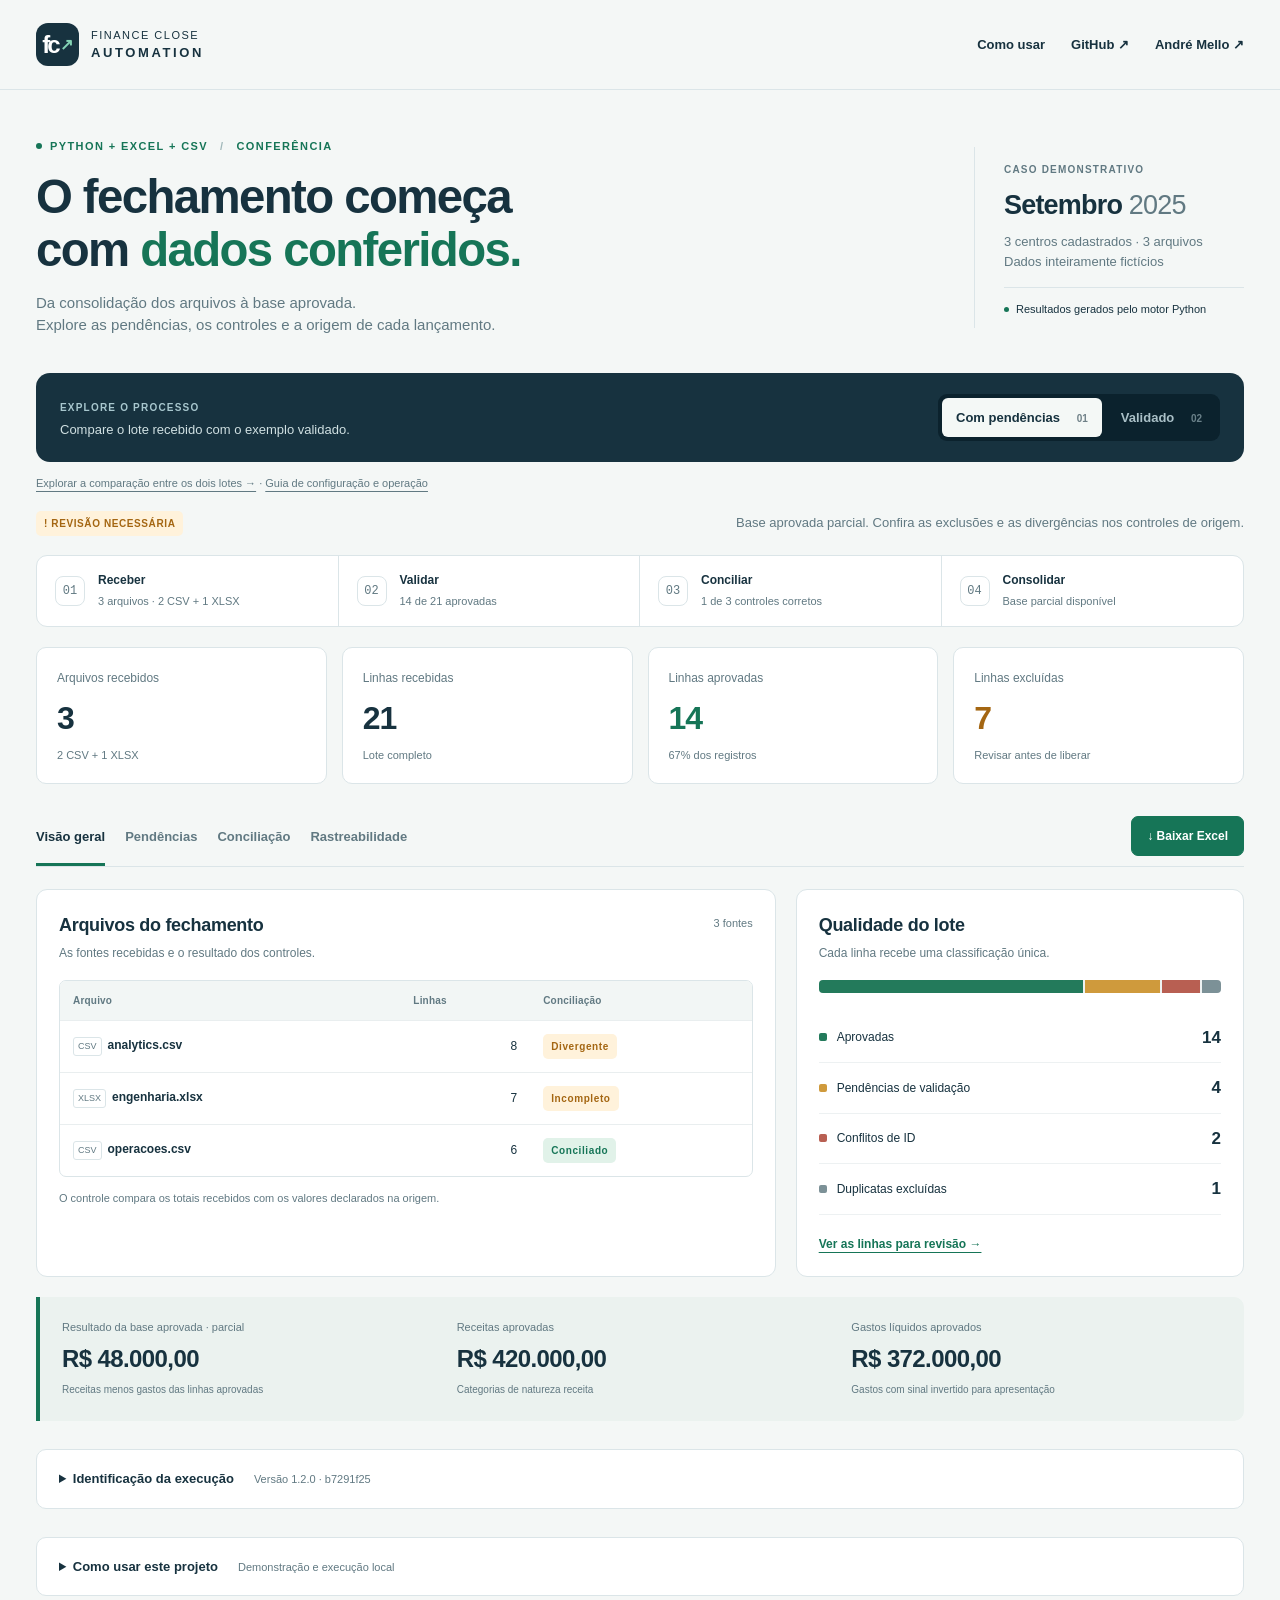
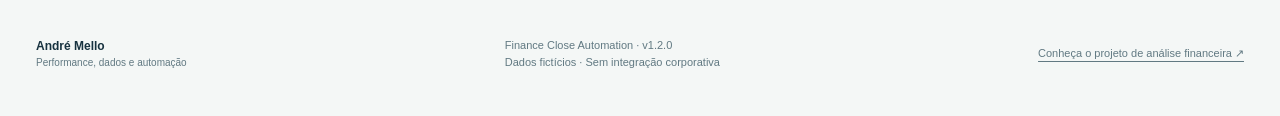
<file: index.html>
<!doctype html>
<html lang="pt-BR">
<head>
  <meta charset="utf-8">
  <meta name="viewport" content="width=device-width, initial-scale=1">
  <meta name="description" content="Automação demonstrativa do fechamento mensal: qualidade de dados, conciliação e rastreabilidade com Python, Excel e CSV.">
  <title>Finance Close Automation</title>
  <style>:root{--ink:#17323f;--muted:#617982;--line:#dbe5e8;--paper:#f4f7f6;--green:#167557;--mint:#e1f2e9;--amber:#a46612;--amber-bg:#fff2db;--red:#b54842;--red-bg:#fceae7;--white:#fff;--blue:#256074}
*{box-sizing:border-box}html{scroll-behavior:smooth}body{margin:0;background:var(--paper);color:var(--ink);font-family:"Segoe UI",Arial,sans-serif;font-size:15px;line-height:1.5}button,input,select{font:inherit}button,a,input,select{touch-action:manipulation}button{cursor:pointer}a{color:inherit;text-underline-offset:4px}button:focus-visible,a:focus-visible,input:focus-visible,select:focus-visible,summary:focus-visible{outline:3px solid #458b97;outline-offset:4px}.skip{position:absolute;left:12px;top:-60px;background:var(--ink);color:white;padding:12px;z-index:20}.skip:focus{top:8px}.topbar{max-width:1344px;margin:auto;padding:23px 36px;display:flex;justify-content:space-between;align-items:center;border-bottom:1px solid var(--line);gap:20px}.brand{display:flex;align-items:center;gap:12px;font-size:11px;letter-spacing:1.5px}.brand b{display:block;letter-spacing:2.6px;font-size:13px}.brand-mark{display:flex;align-items:center;justify-content:center;width:43px;height:43px;border-radius:12px;background:var(--ink);color:white;font-size:24px;font-weight:600;letter-spacing:-3px}.brand-mark span{font-size:16px;color:#83d3b4;letter-spacing:0;padding-left:2px}.topbar nav{display:flex;gap:26px;font-size:13px;font-weight:600}.topbar a{text-decoration:none}main{max-width:1272px;margin:auto;padding:0 32px}.intro{display:grid;grid-template-columns:1fr 270px;gap:40px;padding:48px 0 36px;align-items:center}.eyebrow{display:flex;align-items:center;gap:8px;font-size:11px;font-weight:700;letter-spacing:1.4px;color:var(--green)}.eyebrow>span:first-child{height:6px;width:6px;border-radius:100%;background:var(--green)}.dot{margin:0 4px;color:#a1b8ba}h1{font-size:clamp(32px,3.7vw,48px);line-height:1.13;letter-spacing:-1.6px;margin:15px 0 15px;font-weight:650}h1 em{font-style:normal;color:var(--green)}.intro>div>p{margin:0;color:var(--muted);font-size:15px}.intro-note{border-left:1px solid var(--line);padding:10px 0 10px 29px}.mini-label{font-size:10px;letter-spacing:1.2px;font-weight:700;color:var(--muted)}.intro-note strong{display:block;font-size:27px;letter-spacing:-.8px;margin:5px 0}.intro-note strong span{font-weight:400;color:var(--muted)}.intro-note p{font-size:13px;color:var(--muted);margin:7px 0 16px}.note-line{font-size:11px;border-top:1px solid var(--line);padding-top:13px;display:flex;align-items:center;gap:7px}.small-dot{display:inline-block;height:5px;width:5px;border-radius:100%;background:var(--green)}.case-bar{display:flex;align-items:center;justify-content:space-between;gap:18px;padding:21px 24px;background:var(--ink);border-radius:14px;color:white}.case-bar .mini-label{color:#a8c7ce}.case-bar p{font-size:13px;margin:3px 0 0;color:#d0e0e2}.case-switch{display:flex;gap:5px;padding:4px;background:#0b222d;border-radius:9px;flex-shrink:0}.case-switch button{border:0;background:transparent;color:#aac0c7;border-radius:6px;padding:10px 14px;font-size:13px;font-weight:600}.case-switch button span{font-size:10px;opacity:.6;margin-left:13px}.case-switch button[aria-pressed=true]{background:#f4f8f6;color:var(--ink)}.case-status{display:flex;align-items:center;justify-content:space-between;gap:14px;margin:19px 0;font-size:13px}.case-status p{margin:0;color:var(--muted)}.pill{font-size:10px;font-weight:750;letter-spacing:.6px;border-radius:5px;padding:5px 8px;white-space:nowrap;display:inline-flex;align-items:center;gap:5px}.pill.ok{background:var(--mint);color:var(--green)}.pill.warn{background:var(--amber-bg);color:var(--amber)}.pill.error{background:var(--red-bg);color:var(--red)}.pill.neutral{background:#e9eff0;color:#526a76}.steps{display:grid;grid-template-columns:repeat(4,1fr);border:1px solid var(--line);border-radius:11px;background:white;overflow:hidden}.step{padding:15px 18px;border-right:1px solid var(--line);display:flex;align-items:center;gap:13px}.step:last-child{border-right:0}.step>span{border:1px solid var(--line);border-radius:8px;width:30px;height:30px;display:grid;place-items:center;flex-shrink:0;font-family:monospace;font-size:12px;color:var(--muted)}.step b{font-size:12px;display:block}.step small{font-size:11px;color:var(--muted)}.kpis{display:grid;grid-template-columns:repeat(4,1fr);gap:15px;margin:20px 0 29px}.kpi{background:white;border:1px solid var(--line);border-radius:10px;padding:18px 20px;position:relative}.kpi>span{color:var(--muted);font-size:12px}.kpi strong{display:block;font-size:32px;letter-spacing:-1px;font-weight:650;margin:5px 0 1px;font-variant-numeric:tabular-nums}.kpi small{font-size:11px;color:var(--muted)}.kpi .good{color:var(--green)}.kpi .warning{color:var(--amber)}.workspace-head{display:flex;align-items:center;justify-content:space-between;gap:16px;border-bottom:1px solid var(--line);margin-bottom:22px}.workspace-head>[role=tablist]{display:flex;gap:20px;min-width:0;overflow-x:auto;scrollbar-width:thin}.workspace-head [role=tab]{flex-shrink:0;background:none;border:0;border-bottom:3px solid transparent;color:var(--muted);font-size:13px;font-weight:600;padding:14px 0 16px}.workspace-head [aria-selected=true]{color:var(--ink);border-bottom-color:var(--green)}.button{display:inline-flex;justify-content:center;align-items:center;padding:10px 15px;gap:8px;border-radius:7px;text-decoration:none;border:1px solid var(--line);font-size:12px;font-weight:600;background:white;color:var(--ink);white-space:nowrap}.download{margin-bottom:7px;background:var(--green);border-color:var(--green);color:white}.grid{display:grid;grid-template-columns:minmax(0,1.65fr) minmax(0,1fr);gap:20px}.panel-card{min-width:0;background:white;border:1px solid var(--line);border-radius:11px;padding:22px}.panel-heading{display:flex;justify-content:space-between;gap:12px;align-items:flex-start;margin-bottom:18px}.panel-heading h2{margin:0 0 5px;font-size:18px;letter-spacing:-.3px;font-weight:650}.panel-heading p{margin:0;color:var(--muted);font-size:12px}.counter{font-size:11px;color:var(--muted);white-space:nowrap;padding-top:3px}.table-wrap{max-width:100%;overflow:auto;border:1px solid var(--line);border-radius:7px}table{width:100%;border-collapse:collapse;white-space:nowrap;text-align:left;font-size:12px}thead{background:#f2f6f5;color:var(--muted);font-size:10px;letter-spacing:.2px}th{padding:12px 13px;font-weight:650}td{padding:13px;border-top:1px solid #e9eeef}td.numeric,th.numeric{text-align:right;font-variant-numeric:tabular-nums}td.long{max-width:270px;white-space:normal;min-width:170px}td>small{display:block;color:var(--muted);font-size:10px}.file-name{font-weight:600;color:var(--ink)}.file-type{font-size:9px;border:1px solid var(--line);padding:2px 4px;display:inline-block;border-radius:3px;margin-right:6px;color:var(--muted)}.under-note{font-size:11px;color:var(--muted);margin:13px 0 0}.composition{display:flex;gap:2px;height:13px;border-radius:4px;overflow:hidden;margin:18px 0 20px;background:#eef2f2}.composition span{min-width:0}.issue-row{display:flex;gap:10px;align-items:center;border-bottom:1px solid #edf1f2;padding:12px 0}.issue-row>span{width:8px;height:8px;border-radius:2px;flex-shrink:0}.issue-row div{flex:1;font-size:12px}.issue-row b{font-size:17px;font-variant-numeric:tabular-nums}.issue-row:last-of-type{margin-bottom:17px}.link-button{background:none;border:0;padding:0;color:var(--green);text-decoration:underline;text-underline-offset:4px;font-size:12px;font-weight:600}.bridge{margin-top:20px;display:grid;grid-template-columns:1fr 1fr 1fr;gap:24px;border-left:4px solid var(--green);padding:22px;background:#ebf2ef;border-radius:0 10px 10px 0}.bridge>div{min-width:0}.bridge span{font-size:11px;color:var(--muted);display:block}.bridge strong{font-size:clamp(18px,2.1vw,24px);letter-spacing:-.6px;font-variant-numeric:tabular-nums;display:block;margin-top:5px}.bridge small{font-size:10px;color:var(--muted)}.table-toolbar{display:flex;gap:10px;margin-bottom:16px;flex-wrap:wrap;align-items:end}.field{display:flex;flex-direction:column;gap:5px;font-size:10px;font-weight:650;color:var(--muted)}.field.grow{flex:1;min-width:160px}.field input,.field select{height:38px;padding:7px 10px;border:1px solid var(--line);background:white;border-radius:6px;color:var(--ink);font-size:12px;min-width:0}.field select{max-width:200px}.table-toolbar .button{height:38px}.empty{text-align:center;padding:28px;white-space:normal;color:var(--muted)}.control-note{background:#f2f6f4;border-radius:7px;padding:13px 15px;margin-top:17px;font-size:12px;color:var(--muted)}.source-hashes{display:grid;gap:10px;margin-top:19px;grid-template-columns:repeat(3,minmax(0,1fr))}.hash-box{background:#f3f6f5;padding:12px;border-radius:7px;min-width:0}.hash-box strong{display:block;font-size:11px;margin-bottom:5px}.hash-box code{font-size:9px;word-break:break-all;color:var(--muted)}.guide{background:white;border:1px solid var(--line);border-radius:10px;margin-top:28px;scroll-margin-top:20px}.guide summary{cursor:pointer;padding:19px 22px;font-size:13px;font-weight:650}.guide-hint{font-weight:400;font-size:11px;color:var(--muted);margin-left:20px}.guide-body{padding:3px 22px 22px;display:grid;gap:30px;grid-template-columns:1fr 1.5fr 1fr}.guide h3{font-size:14px;margin:7px 0}.guide p{font-size:12px;color:var(--muted)}.step-no{font:11px monospace;color:var(--green)}pre{white-space:pre-wrap;overflow-wrap:anywhere;font-size:10px;line-height:1.8;background:#f0f5f3;border:1px solid var(--line);padding:12px;border-radius:6px}.muted{color:var(--muted)}footer{padding:30px 0 35px;display:flex;align-items:center;justify-content:space-between;gap:25px;font-size:11px;color:var(--muted)}footer strong{display:block;color:var(--ink);font-size:12px}footer span{display:block;font-size:10px}footer a{font-size:11px}#panel{outline-offset:5px}.small{font-size:11px}
@media(max-width:900px){.intro{grid-template-columns:1fr 230px}.intro-note{padding-left:20px}.step{padding:12px;gap:9px}.steps small{font-size:10px}.grid{grid-template-columns:1fr}.case-bar{padding:19px}.bridge strong{font-size:21px}.guide-body{grid-template-columns:1fr 1fr}.guide-body>div:last-child{grid-column:1/-1}.workspace-head>[role=tablist]{gap:17px}.kpi{padding:15px}}
@media(max-width:620px){.topbar{padding:16px 20px;gap:12px}.topbar nav{gap:13px;font-size:11px}.topbar nav a:first-child{display:none}.brand{font-size:8px;letter-spacing:1px;gap:8px}.brand b{font-size:10px;letter-spacing:1.5px}.brand-mark{width:33px;height:33px;font-size:20px;border-radius:9px}.brand-mark span{font-size:12px}main{padding:0 18px}.intro{grid-template-columns:1fr;gap:22px;padding:29px 0 24px}.intro-note{border-left:0;border-top:1px solid var(--line);padding:16px 0 0;display:grid;grid-template-columns:1fr 1fr;align-items:center;gap:5px 15px}.intro-note .mini-label{grid-column:1/-1}.intro-note strong{font-size:22px;margin:2px 0}.intro-note p{font-size:11px;margin:0}.note-line{grid-column:1/-1;border:0;padding-top:8px;font-size:10px}h1{font-size:35px}.intro>div>p{font-size:13px}.eyebrow{font-size:9px;letter-spacing:1px}.case-bar{display:block;padding:17px;border-radius:10px}.case-bar p{font-size:11px}.case-switch{margin-top:14px;display:grid;grid-template-columns:1fr 1fr}.case-switch button{font-size:11px;padding:9px}.case-switch button span{margin-left:8px;font-size:9px}.case-status{align-items:flex-start;font-size:11px;gap:10px}.case-status p{max-width:60%}.case-status .pill{font-size:9px}.steps{grid-template-columns:1fr 1fr}.step{padding:12px 10px;gap:9px}.step:nth-child(2){border-right:0}.step:nth-child(-n+2){border-bottom:1px solid var(--line)}.step b{font-size:11px}.step>span{width:26px;height:26px;font-size:10px}.kpis{grid-template-columns:1fr 1fr;gap:10px;margin:14px 0 20px}.kpi{padding:13px 14px}.kpi>span{font-size:10px}.kpi strong{font-size:27px;margin:3px 0}.kpi small{font-size:10px}.workspace-head{display:block;margin-bottom:15px}.workspace-head>[role=tablist]{gap:18px}.workspace-head [role=tab]{font-size:11px;padding-bottom:13px}.download{width:100%;margin:12px 0}.panel-card{padding:17px 14px;border-radius:9px}.panel-heading h2{font-size:16px}.panel-heading p{font-size:11px}.panel-heading{gap:8px;margin-bottom:14px}.counter{font-size:10px}.bridge{grid-template-columns:1fr;gap:15px;padding:19px}.bridge strong{font-size:23px}.bridge>div+div{padding-top:12px;border-top:1px solid #d4e2da}.source-hashes{grid-template-columns:1fr}.table-toolbar{gap:9px}.field.grow{flex-basis:100%}.field{flex:1;min-width:0}.field select{width:100%;max-width:100%}.table-toolbar .button{flex-basis:100%}.guide summary{padding:17px 14px;font-size:12px}.guide-hint{display:block;margin:4px 0 0 15px;font-size:10px}.guide-body{grid-template-columns:1fr;padding:0 16px 16px;gap:20px}.guide-body>div:last-child{grid-column:auto}footer{flex-wrap:wrap;gap:14px;padding:24px 0}footer p{margin:0;font-size:10px}footer>a{flex-basis:100%}}
.audit-body{padding:5px 22px 22px;overflow-wrap:anywhere}.audit-grid{display:grid;grid-template-columns:repeat(auto-fit,minmax(220px,1fr));gap:18px;margin:12px 0 18px}.audit-grid code{display:block;font:11px/1.6 Consolas,monospace;overflow-wrap:anywhere;color:var(--muted);margin-top:6px}.audit-grid small{display:block;font-size:11px;color:var(--muted)}.audit-body .hash-box{border-bottom:1px solid var(--line);padding:12px 0}.audit-body h3{font-size:14px}.audit-body p{font-size:12px;color:var(--muted)}small.action{display:block;border-left:2px solid #b9d8c9;padding:7px 0 0 9px;margin-top:9px;color:var(--ink);font-size:11px;line-height:1.55}.comparison-section{margin-top:24px}.comparison-warning{background:var(--amber-bg);border-left:3px solid var(--amber);padding:14px 18px;margin-bottom:12px;border-radius:5px;font-size:12px}.comparison-warning b{font-size:10px;letter-spacing:.6px}.comparison-warning p{margin:5px 0 0}.comparison-entry+.comparison-entry{border-top:1px dashed var(--line);padding-top:8px;margin-top:8px}.comparison-entry b{font-size:10px;display:block}.comparison-entry>span{display:block;font-size:12px}.comparison-entry small{max-width:230px}.comparison-section td:first-child .pill{margin-top:8px}.comparison-section .long{max-width:220px}.comparison-section{scroll-margin-top:20px}
@media(max-width:620px){.audit-body{padding:4px 14px 16px}.audit-grid{grid-template-columns:minmax(0,1fr)}.comparison-warning{padding:12px}.comparison-section .panel-heading{display:block}.comparison-section .counter{display:block;margin-top:9px}}
@media(prefers-reduced-motion:reduce){html{scroll-behavior:auto}}
</style>
</head>
<body>
<a class="skip" href="#panel">Ir para o relatório</a>
<header class="topbar"><div class="brand"><span class="brand-mark" aria-hidden="true">fc<span>↗</span></span><span>FINANCE CLOSE <b>AUTOMATION</b></span></div><nav aria-label="Links do projeto"><a href="#como-usar">Como usar</a><a href="https://github.com/andremellotech/finance-close-automation">GitHub ↗</a><a href="https://www.linkedin.com/in/aamello/">André Mello ↗</a></nav></header>
<main>
  <section class="intro" aria-labelledby="page-title"><div><div class="eyebrow"><span></span> PYTHON + EXCEL + CSV <span class="dot">/</span> CONFERÊNCIA</div><h1 id="page-title">O fechamento começa<br>com <em>dados conferidos.</em></h1><p>Da consolidação dos arquivos à base aprovada.<br>Explore as pendências, os controles e a origem de cada lançamento.</p></div><aside class="intro-note"><span class="mini-label">CASO DEMONSTRATIVO</span><strong>Setembro <span>2025</span></strong><p>3 centros cadastrados · 3 arquivos<br>Dados inteiramente fictícios</p><div class="note-line"><span class="small-dot"></span> Resultados gerados pelo motor Python</div></aside></section>
  <section class="case-bar" aria-label="Contexto do relatório"><div><span class="mini-label">EXPLORE O PROCESSO</span><p>Compare o lote recebido com o exemplo validado.</p></div><div class="case-switch" role="group" aria-label="Exemplo demonstrativo"><button type="button" data-case="com-pendencias" aria-pressed="true">Com pendências <span>01</span></button><button type="button" data-case="validado" aria-pressed="false">Validado <span>02</span></button></div></section>
  <p class="under-note"><a href="examples/comparacao/comparacao.html">Explorar a comparação entre os dois lotes →</a> · <a href="docs/operations-guide.md">Guia de configuração e operação</a></p>
  <div id="case-status" class="case-status" aria-live="polite"></div>
  <section id="steps" class="steps" aria-label="Etapas do fechamento"></section>
  <section id="kpis" class="kpis" aria-label="Indicadores do lote"></section>
  <div class="workspace-head"><div role="tablist" aria-label="Perspectivas do fechamento"><button id="tab-overview" type="button" role="tab" aria-controls="panel" aria-selected="true" data-view="overview">Visão geral</button><button id="tab-issues" type="button" role="tab" aria-controls="panel" aria-selected="false" data-view="issues">Pendências</button><button id="tab-controls" type="button" role="tab" aria-controls="panel" aria-selected="false" data-view="controls">Conciliação</button><button id="tab-trace" type="button" role="tab" aria-controls="panel" aria-selected="false" data-view="trace">Rastreabilidade</button></div><a class="button download" id="excel-download" href="examples/com-pendencias/fechamento.xlsx" download>↓ Baixar Excel</a></div>
  <section id="panel" role="tabpanel" aria-labelledby="tab-overview" tabindex="0"></section>
  <details id="execution-meta" class="guide"></details>
  <details id="como-usar" class="guide"><summary><span>Como usar este projeto</span><span class="guide-hint">Demonstração e execução local</span></summary><div class="guide-body"><div><span class="step-no">01</span><h3>Explore os resultados</h3><p>Percorra as quatro perspectivas. Os filtros alteram as tabelas; os indicadores descrevem o lote completo.</p></div><div><span class="step-no">02</span><h3>Execute a rotina</h3><p>No projeto extraído, instale as dependências e execute o comando abaixo. Use uma pasta de saída vazia.</p><pre>python -m pip install -r requirements.txt
python -m finance_close run --input sample-input/validado --controls config/controle.csv --period 2025-09 --output local-output/meu-fechamento</pre></div><div><span class="step-no">03</span><h3>Confira as entregas</h3><p>A rotina gera base aprovada, pendências, conciliação, rastreabilidade, JSON, Excel e HTML. O retorno 0 indica validado; 2 indica pendências; 1 indica erro na execução.</p><p class="muted">Esta página apresenta exemplos processados. A automação de arquivos Excel/CSV é executada pelo Python, fora do navegador.</p></div></div></details>
  <footer><div><strong>André Mello</strong><span>Performance, dados e automação</span></div><p>Finance Close Automation · v1.2.0<br>Dados fictícios · Sem integração corporativa</p><a href="https://github.com/andremellotech/financial-performance-analytics">Conheça o projeto de análise financeira ↗</a></footer>
</main>
<script type="application/json" id="demo-data">{"com-pendencias":{"competencia":"2025-09","liberado":false,"resumo":{"arquivos":3,"recebidas":21,"aprovadas":14,"pendentes":4,"duplicadas":1,"conflitos":2,"excluidas":7,"valores_nao_quantificaveis":1,"total_recebido_centavos":53722550,"total_aprovado_centavos":4800000,"total_excluido_centavos":48922550,"receitas_centavos":42000000,"gastos_centavos":37200000},"linhas":[{"registro_id":"ANA-001","data_competencia":"2025-09-15","centro_custo":"ANA","categoria":"REV","descricao":"Receita — exemplo fictício","valor_brl":"200000.00","campos_origem":{"registro_id":"ANA-001","data_competencia":"2025-09-15","centro_custo":"ANA","categoria":"REV","descricao":"Receita — exemplo fictício","valor_brl":"200000.00"},"_input_errors":[],"_valor_formato_invalido":false,"arquivo":"analytics.csv","aba":"CSV","linha":2,"_formula":false,"_excel_errors":[],"erros":[],"status":"APROVADO","valor_centavos":20000000,"orientacoes":[]},{"registro_id":"ANA-002","data_competencia":"2025-09-15","centro_custo":"ANA","categoria":"DIR","descricao":"Custos diretos — exemplo fictício","valor_brl":"-50000.00","campos_origem":{"registro_id":"ANA-002","data_competencia":"2025-09-15","centro_custo":"ANA","categoria":"DIR","descricao":"Custos diretos — exemplo fictício","valor_brl":"-50000.00"},"_input_errors":[],"_valor_formato_invalido":false,"arquivo":"analytics.csv","aba":"CSV","linha":3,"_formula":false,"_excel_errors":[],"erros":[],"status":"APROVADO","valor_centavos":-5000000,"orientacoes":[]},{"registro_id":"ANA-003","data_competencia":"2025-09-15","centro_custo":"XYZ","categoria":"PES","descricao":"Pessoal — exemplo fictício","valor_brl":"-60000.00","campos_origem":{"registro_id":"ANA-003","data_competencia":"2025-09-15","centro_custo":"XYZ","categoria":"PES","descricao":"Pessoal — exemplo fictício","valor_brl":"-60000.00"},"_input_errors":[],"_valor_formato_invalido":false,"arquivo":"analytics.csv","aba":"CSV","linha":4,"_formula":false,"_excel_errors":[],"erros":["CENTRO_DESCONHECIDO"],"status":"PENDENTE","valor_centavos":-6000000,"orientacoes":[{"codigo":"CENTRO_DESCONHECIDO","problema":"Centro de custo não cadastrado","acao":"Confira o cadastro e o centro informado na origem; corrija o lançamento ou inclua um centro válido no catálogo."}]},{"registro_id":"ANA-004","data_competencia":"2025-09-15","centro_custo":"ANA","categoria":"TEC","descricao":"Tecnologia — exemplo fictício","valor_brl":"-15000.00","campos_origem":{"registro_id":"ANA-004","data_competencia":"2025-09-15","centro_custo":"ANA","categoria":"TEC","descricao":"Tecnologia — exemplo fictício","valor_brl":"-15000.00"},"_input_errors":[],"_valor_formato_invalido":false,"arquivo":"analytics.csv","aba":"CSV","linha":5,"_formula":false,"_excel_errors":[],"erros":[],"status":"APROVADO","valor_centavos":-1500000,"orientacoes":[]},{"registro_id":"ANA-005","data_competencia":"2025-09-15","centro_custo":"ANA","categoria":"COM","descricao":"Comercial — exemplo fictício","valor_brl":"-8000.00","campos_origem":{"registro_id":"ANA-005","data_competencia":"2025-09-15","centro_custo":"ANA","categoria":"COM","descricao":"Comercial — exemplo fictício","valor_brl":"-8000.00"},"_input_errors":[],"_valor_formato_invalido":false,"arquivo":"analytics.csv","aba":"CSV","linha":6,"_formula":false,"_excel_errors":[],"erros":[],"status":"APROVADO","valor_centavos":-800000,"orientacoes":[]},{"registro_id":"ANA-006","data_competencia":"2025-09-15","centro_custo":"ANA","categoria":"ADM","descricao":"Administrativo — exemplo fictício","valor_brl":"-7000.00","campos_origem":{"registro_id":"ANA-006","data_competencia":"2025-09-15","centro_custo":"ANA","categoria":"ADM","descricao":"Administrativo — exemplo fictício","valor_brl":"-7000.00"},"_input_errors":[],"_valor_formato_invalido":false,"arquivo":"analytics.csv","aba":"CSV","linha":7,"_formula":false,"_excel_errors":[],"erros":[],"status":"APROVADO","valor_centavos":-700000,"orientacoes":[]},{"registro_id":"","data_competencia":"2025-09-15","centro_custo":"ANA","categoria":"REV","descricao":"Receita — exemplo fictício","valor_brl":"125.50","campos_origem":{"registro_id":"","data_competencia":"2025-09-15","centro_custo":"ANA","categoria":"REV","descricao":"Receita — exemplo fictício","valor_brl":"125.50"},"_input_errors":[],"_valor_formato_invalido":false,"arquivo":"analytics.csv","aba":"CSV","linha":8,"_formula":false,"_excel_errors":[],"erros":["CAMPO_VAZIO:registro_id"],"status":"PENDENTE","valor_centavos":12550,"orientacoes":[{"codigo":"CAMPO_VAZIO:registro_id","problema":"Campo obrigatório vazio: registro_id","acao":"Preencha registro_id com a informação conferida na origem. Consulte o mapeamento do perfil para localizar sua coluna."}]},{"registro_id":"ANA-001","data_competencia":"2025-09-15","centro_custo":"ANA","categoria":"REV","descricao":"Receita — exemplo fictício","valor_brl":"200000.00","campos_origem":{"registro_id":"ANA-001","data_competencia":"2025-09-15","centro_custo":"ANA","categoria":"REV","descricao":"Receita — exemplo fictício","valor_brl":"200000.00"},"_input_errors":[],"_valor_formato_invalido":false,"arquivo":"analytics.csv","aba":"CSV","linha":9,"_formula":false,"_excel_errors":[],"erros":["DUPLICATA_EXATA"],"status":"DUPLICADO","valor_centavos":20000000,"orientacoes":[{"codigo":"DUPLICATA_EXATA","problema":"Repetição exata do lançamento","acao":"Confirme se houve reenvio duplicado e elimine a repetição na origem somente após a conferência."}]},{"registro_id":"ENG-001","data_competencia":"2025-09-15","centro_custo":"ENG","categoria":"REV","descricao":"Receita — exemplo fictício","valor_brl":"180000","campos_origem":{"registro_id":"ENG-001","data_competencia":"2025-09-15T00:00:00","centro_custo":"ENG","categoria":"REV","descricao":"Receita — exemplo fictício","valor_brl":"180000"},"_input_errors":[],"_valor_formato_invalido":false,"arquivo":"engenharia.xlsx","aba":"Lancamentos","linha":2,"_formula":false,"_excel_errors":[],"erros":["CONFLITO_ID"],"status":"CONFLITO","valor_centavos":18000000,"orientacoes":[{"codigo":"CONFLITO_ID","problema":"Mesmo ID com campos diferentes","acao":"Confira todas as versões desse ID na origem e resolva o conflito. Nenhuma versão é escolhida automaticamente."}]},{"registro_id":"ENG-002","data_competencia":"2025-09-15","centro_custo":"ENG","categoria":"DIR","descricao":"Custos diretos — exemplo fictício","valor_brl":"-60000","campos_origem":{"registro_id":"ENG-002","data_competencia":"2025-09-15T00:00:00","centro_custo":"ENG","categoria":"DIR","descricao":"Custos diretos — exemplo fictício","valor_brl":"-60000"},"_input_errors":[],"_valor_formato_invalido":false,"arquivo":"engenharia.xlsx","aba":"Lancamentos","linha":3,"_formula":false,"_excel_errors":[],"erros":[],"status":"APROVADO","valor_centavos":-6000000,"orientacoes":[]},{"registro_id":"ENG-003","data_competencia":"2025-09-15","centro_custo":"ENG","categoria":"PES","descricao":"Pessoal — exemplo fictício","valor_brl":"-55000","campos_origem":{"registro_id":"ENG-003","data_competencia":"2025-09-15T00:00:00","centro_custo":"ENG","categoria":"PES","descricao":"Pessoal — exemplo fictício","valor_brl":"-55000"},"_input_errors":[],"_valor_formato_invalido":false,"arquivo":"engenharia.xlsx","aba":"Lancamentos","linha":4,"_formula":false,"_excel_errors":[],"erros":[],"status":"APROVADO","valor_centavos":-5500000,"orientacoes":[]},{"registro_id":"ENG-004","data_competencia":"2025-09-15","centro_custo":"ENG","categoria":"TEC","descricao":"Tecnologia — exemplo fictício","valor_brl":"valor inválido","campos_origem":{"registro_id":"ENG-004","data_competencia":"2025-09-15T00:00:00","centro_custo":"ENG","categoria":"TEC","descricao":"Tecnologia — exemplo fictício","valor_brl":"valor inválido"},"_input_errors":[],"_valor_formato_invalido":true,"arquivo":"engenharia.xlsx","aba":"Lancamentos","linha":5,"_formula":false,"_excel_errors":[],"erros":["VALOR_INVALIDO"],"status":"PENDENTE","valor_centavos":null,"orientacoes":[{"codigo":"VALOR_INVALIDO","problema":"Valor não quantificável","acao":"Confira o valor na fonte e os separadores decimal/milhar do perfil. Use número com até duas casas; não substitua um valor desconhecido por zero."}]},{"registro_id":"ENG-005","data_competencia":"2025-09-15","centro_custo":"ENG","categoria":"COM","descricao":"Comercial — exemplo fictício","valor_brl":"-9000","campos_origem":{"registro_id":"ENG-005","data_competencia":"2025-09-15T00:00:00","centro_custo":"ENG","categoria":"COM","descricao":"Comercial — exemplo fictício","valor_brl":"-9000"},"_input_errors":[],"_valor_formato_invalido":false,"arquivo":"engenharia.xlsx","aba":"Lancamentos","linha":6,"_formula":false,"_excel_errors":[],"erros":[],"status":"APROVADO","valor_centavos":-900000,"orientacoes":[]},{"registro_id":"ENG-006","data_competencia":"2025-09-15","centro_custo":"ENG","categoria":"ADM","descricao":"Administrativo — exemplo fictício","valor_brl":"-4000","campos_origem":{"registro_id":"ENG-006","data_competencia":"2025-09-15T00:00:00","centro_custo":"ENG","categoria":"ADM","descricao":"Administrativo — exemplo fictício","valor_brl":"-4000"},"_input_errors":[],"_valor_formato_invalido":false,"arquivo":"engenharia.xlsx","aba":"Lancamentos","linha":7,"_formula":false,"_excel_errors":[],"erros":[],"status":"APROVADO","valor_centavos":-400000,"orientacoes":[]},{"registro_id":"ENG-001","data_competencia":"2025-09-15","centro_custo":"ENG","categoria":"REV","descricao":"Receita — exemplo fictício","valor_brl":"180100","campos_origem":{"registro_id":"ENG-001","data_competencia":"2025-09-15T00:00:00","centro_custo":"ENG","categoria":"REV","descricao":"Receita — exemplo fictício","valor_brl":"180100"},"_input_errors":[],"_valor_formato_invalido":false,"arquivo":"engenharia.xlsx","aba":"Lancamentos","linha":8,"_formula":false,"_excel_errors":[],"erros":["CONFLITO_ID"],"status":"CONFLITO","valor_centavos":18010000,"orientacoes":[{"codigo":"CONFLITO_ID","problema":"Mesmo ID com campos diferentes","acao":"Confira todas as versões desse ID na origem e resolva o conflito. Nenhuma versão é escolhida automaticamente."}]},{"registro_id":"OPS-001","data_competencia":"2025-09-15","centro_custo":"OPS","categoria":"REV","descricao":"Receita — exemplo fictício","valor_brl":"220000.00","campos_origem":{"registro_id":"OPS-001","data_competencia":"2025-09-15","centro_custo":"OPS","categoria":"REV","descricao":"Receita — exemplo fictício","valor_brl":"220000.00"},"_input_errors":[],"_valor_formato_invalido":false,"arquivo":"operacoes.csv","aba":"CSV","linha":2,"_formula":false,"_excel_errors":[],"erros":[],"status":"APROVADO","valor_centavos":22000000,"orientacoes":[]},{"registro_id":"OPS-002","data_competencia":"2025-09-15","centro_custo":"OPS","categoria":"DIR","descricao":"Custos diretos — exemplo fictício","valor_brl":"-75000.00","campos_origem":{"registro_id":"OPS-002","data_competencia":"2025-09-15","centro_custo":"OPS","categoria":"DIR","descricao":"Custos diretos — exemplo fictício","valor_brl":"-75000.00"},"_input_errors":[],"_valor_formato_invalido":false,"arquivo":"operacoes.csv","aba":"CSV","linha":3,"_formula":false,"_excel_errors":[],"erros":[],"status":"APROVADO","valor_centavos":-7500000,"orientacoes":[]},{"registro_id":"OPS-003","data_competencia":"2025-09-15","centro_custo":"OPS","categoria":"PES","descricao":"Pessoal — exemplo fictício","valor_brl":"-70000.00","campos_origem":{"registro_id":"OPS-003","data_competencia":"2025-09-15","centro_custo":"OPS","categoria":"PES","descricao":"Pessoal — exemplo fictício","valor_brl":"-70000.00"},"_input_errors":[],"_valor_formato_invalido":false,"arquivo":"operacoes.csv","aba":"CSV","linha":4,"_formula":false,"_excel_errors":[],"erros":[],"status":"APROVADO","valor_centavos":-7000000,"orientacoes":[]},{"registro_id":"OPS-004","data_competencia":"2025-09-15","centro_custo":"OPS","categoria":"TEC","descricao":"Tecnologia — exemplo fictício","valor_brl":"-14000.00","campos_origem":{"registro_id":"OPS-004","data_competencia":"2025-09-15","centro_custo":"OPS","categoria":"TEC","descricao":"Tecnologia — exemplo fictício","valor_brl":"-14000.00"},"_input_errors":[],"_valor_formato_invalido":false,"arquivo":"operacoes.csv","aba":"CSV","linha":5,"_formula":false,"_excel_errors":[],"erros":[],"status":"APROVADO","valor_centavos":-1400000,"orientacoes":[]},{"registro_id":"OPS-005","data_competencia":"2025-08-15","centro_custo":"OPS","categoria":"COM","descricao":"Comercial — exemplo fictício","valor_brl":"-11000.00","campos_origem":{"registro_id":"OPS-005","data_competencia":"2025-08-15","centro_custo":"OPS","categoria":"COM","descricao":"Comercial — exemplo fictício","valor_brl":"-11000.00"},"_input_errors":[],"_valor_formato_invalido":false,"arquivo":"operacoes.csv","aba":"CSV","linha":6,"_formula":false,"_excel_errors":[],"erros":["FORA_COMPETENCIA"],"status":"PENDENTE","valor_centavos":-1100000,"orientacoes":[{"codigo":"FORA_COMPETENCIA","problema":"Lançamento fora da competência","acao":"Confirme a qual mês o lançamento pertence. Não altere a data apenas para passar na regra; separe o lote correto ou informe a competência adequada."}]},{"registro_id":"OPS-006","data_competencia":"2025-09-15","centro_custo":"OPS","categoria":"ADM","descricao":"Administrativo — exemplo fictício","valor_brl":"-5000.00","campos_origem":{"registro_id":"OPS-006","data_competencia":"2025-09-15","centro_custo":"OPS","categoria":"ADM","descricao":"Administrativo — exemplo fictício","valor_brl":"-5000.00"},"_input_errors":[],"_valor_formato_invalido":false,"arquivo":"operacoes.csv","aba":"CSV","linha":7,"_formula":false,"_excel_errors":[],"erros":[],"status":"APROVADO","valor_centavos":-500000,"orientacoes":[]}],"conciliacao":[{"arquivo":"analytics.csv","linhas_recebidas":8,"linhas_esperadas":6,"total_recebido_centavos":26012550,"total_esperado_centavos":6000000,"valores_nao_quantificaveis":0,"diferenca_centavos":20012550,"status":"DIVERGENTE"},{"arquivo":"engenharia.xlsx","linhas_recebidas":7,"linhas_esperadas":6,"total_recebido_centavos":23210000,"total_esperado_centavos":4000000,"valores_nao_quantificaveis":1,"diferenca_centavos":null,"status":"INCOMPLETO"},{"arquivo":"operacoes.csv","linhas_recebidas":6,"linhas_esperadas":6,"total_recebido_centavos":4500000,"total_esperado_centavos":4500000,"valores_nao_quantificaveis":0,"diferenca_centavos":0,"status":"CONCILIADO"}],"fontes":{"analytics.csv":{"sha256":"819d4c4473af297b91a2916eb258c3dabce4b2cbdc400bbff051bde1f9707b26","bytes":624},"engenharia.xlsx":{"sha256":"293e09951d8b3f625d90f6b23ef0cff8a5137370493033447eb05e7230dc7442","bytes":6040},"operacoes.csv":{"sha256":"471af3ccf942bb621787835044039cd3d694fdb1eef1e7882b03585645b6e053","bytes":499}},"catalogo":{"centros":{"ANA":"Analytics","ENG":"Engenharia","OPS":"Operações"},"categorias":{"REV":{"nome":"Receita","natureza":"receita","sinal":"nao_negativo"},"DIR":{"nome":"Custos diretos","natureza":"gasto","sinal":"nao_positivo"},"PES":{"nome":"Pessoal","natureza":"gasto","sinal":"nao_positivo"},"TEC":{"nome":"Tecnologia","natureza":"gasto","sinal":"nao_positivo"},"COM":{"nome":"Comercial","natureza":"gasto","sinal":"nao_positivo"},"ADM":{"nome":"Administrativo","natureza":"gasto","sinal":"nao_positivo"}},"obrigatorios":["registro_id","data_competencia","centro_custo","categoria","descricao","valor_brl"]},"demonstrativo":true,"perfil_entrada":{"nome":"Fechamento mensal","entrada":{"separador":";","aba":"Lancamentos","colunas":{"registro_id":"registro_id","data_competencia":"data_competencia","centro_custo":"centro_custo","categoria":"categoria","descricao":"descricao","valor_brl":"valor_brl"},"formato_data":"iso","decimal":".","milhar":"","permitir_colunas_extras":false}},"schema_versao":1,"execucao":{"id":"b7291f25-603b-4a8e-a5a1-3b0654737a90","gerado_em_utc":"2026-10-14T18:18:42Z","versao_aplicacao":"1.2.0","versao_python":"3.12.14","configuracoes":{"catalogo_sha256":"dccd33d5340ae8f8a853e57c07c9cead295dee4615379770efba5dd94de36d5a","perfil_sha256":"a33a11f79784d9296e6b0ef1b27ed27ceb99385636c438c51a19e9d1e07d51f4","controle_sha256":"86b5745da063f135d91af18768c2ff23a703d0604546c4cf793c30af4aaad6ec"}}},"validado":{"competencia":"2025-09","liberado":true,"resumo":{"arquivos":3,"recebidas":18,"aprovadas":18,"pendentes":0,"duplicadas":0,"conflitos":0,"excluidas":0,"valores_nao_quantificaveis":0,"total_recebido_centavos":14500000,"total_aprovado_centavos":14500000,"total_excluido_centavos":0,"receitas_centavos":60000000,"gastos_centavos":45500000},"linhas":[{"registro_id":"ANA-001","data_competencia":"2025-09-15","centro_custo":"ANA","categoria":"REV","descricao":"Receita — exemplo fictício","valor_brl":"200000.00","campos_origem":{"registro_id":"ANA-001","data_competencia":"2025-09-15","centro_custo":"ANA","categoria":"REV","descricao":"Receita — exemplo fictício","valor_brl":"200000.00"},"_input_errors":[],"_valor_formato_invalido":false,"arquivo":"analytics.csv","aba":"CSV","linha":2,"_formula":false,"_excel_errors":[],"erros":[],"status":"APROVADO","valor_centavos":20000000,"orientacoes":[]},{"registro_id":"ANA-002","data_competencia":"2025-09-15","centro_custo":"ANA","categoria":"DIR","descricao":"Custos diretos — exemplo fictício","valor_brl":"-50000.00","campos_origem":{"registro_id":"ANA-002","data_competencia":"2025-09-15","centro_custo":"ANA","categoria":"DIR","descricao":"Custos diretos — exemplo fictício","valor_brl":"-50000.00"},"_input_errors":[],"_valor_formato_invalido":false,"arquivo":"analytics.csv","aba":"CSV","linha":3,"_formula":false,"_excel_errors":[],"erros":[],"status":"APROVADO","valor_centavos":-5000000,"orientacoes":[]},{"registro_id":"ANA-003","data_competencia":"2025-09-15","centro_custo":"ANA","categoria":"PES","descricao":"Pessoal — exemplo fictício","valor_brl":"-60000.00","campos_origem":{"registro_id":"ANA-003","data_competencia":"2025-09-15","centro_custo":"ANA","categoria":"PES","descricao":"Pessoal — exemplo fictício","valor_brl":"-60000.00"},"_input_errors":[],"_valor_formato_invalido":false,"arquivo":"analytics.csv","aba":"CSV","linha":4,"_formula":false,"_excel_errors":[],"erros":[],"status":"APROVADO","valor_centavos":-6000000,"orientacoes":[]},{"registro_id":"ANA-004","data_competencia":"2025-09-15","centro_custo":"ANA","categoria":"TEC","descricao":"Tecnologia — exemplo fictício","valor_brl":"-15000.00","campos_origem":{"registro_id":"ANA-004","data_competencia":"2025-09-15","centro_custo":"ANA","categoria":"TEC","descricao":"Tecnologia — exemplo fictício","valor_brl":"-15000.00"},"_input_errors":[],"_valor_formato_invalido":false,"arquivo":"analytics.csv","aba":"CSV","linha":5,"_formula":false,"_excel_errors":[],"erros":[],"status":"APROVADO","valor_centavos":-1500000,"orientacoes":[]},{"registro_id":"ANA-005","data_competencia":"2025-09-15","centro_custo":"ANA","categoria":"COM","descricao":"Comercial — exemplo fictício","valor_brl":"-8000.00","campos_origem":{"registro_id":"ANA-005","data_competencia":"2025-09-15","centro_custo":"ANA","categoria":"COM","descricao":"Comercial — exemplo fictício","valor_brl":"-8000.00"},"_input_errors":[],"_valor_formato_invalido":false,"arquivo":"analytics.csv","aba":"CSV","linha":6,"_formula":false,"_excel_errors":[],"erros":[],"status":"APROVADO","valor_centavos":-800000,"orientacoes":[]},{"registro_id":"ANA-006","data_competencia":"2025-09-15","centro_custo":"ANA","categoria":"ADM","descricao":"Administrativo — exemplo fictício","valor_brl":"-7000.00","campos_origem":{"registro_id":"ANA-006","data_competencia":"2025-09-15","centro_custo":"ANA","categoria":"ADM","descricao":"Administrativo — exemplo fictício","valor_brl":"-7000.00"},"_input_errors":[],"_valor_formato_invalido":false,"arquivo":"analytics.csv","aba":"CSV","linha":7,"_formula":false,"_excel_errors":[],"erros":[],"status":"APROVADO","valor_centavos":-700000,"orientacoes":[]},{"registro_id":"ENG-001","data_competencia":"2025-09-15","centro_custo":"ENG","categoria":"REV","descricao":"Receita — exemplo fictício","valor_brl":"180000","campos_origem":{"registro_id":"ENG-001","data_competencia":"2025-09-15T00:00:00","centro_custo":"ENG","categoria":"REV","descricao":"Receita — exemplo fictício","valor_brl":"180000"},"_input_errors":[],"_valor_formato_invalido":false,"arquivo":"engenharia.xlsx","aba":"Lancamentos","linha":2,"_formula":false,"_excel_errors":[],"erros":[],"status":"APROVADO","valor_centavos":18000000,"orientacoes":[]},{"registro_id":"ENG-002","data_competencia":"2025-09-15","centro_custo":"ENG","categoria":"DIR","descricao":"Custos diretos — exemplo fictício","valor_brl":"-60000","campos_origem":{"registro_id":"ENG-002","data_competencia":"2025-09-15T00:00:00","centro_custo":"ENG","categoria":"DIR","descricao":"Custos diretos — exemplo fictício","valor_brl":"-60000"},"_input_errors":[],"_valor_formato_invalido":false,"arquivo":"engenharia.xlsx","aba":"Lancamentos","linha":3,"_formula":false,"_excel_errors":[],"erros":[],"status":"APROVADO","valor_centavos":-6000000,"orientacoes":[]},{"registro_id":"ENG-003","data_competencia":"2025-09-15","centro_custo":"ENG","categoria":"PES","descricao":"Pessoal — exemplo fictício","valor_brl":"-55000","campos_origem":{"registro_id":"ENG-003","data_competencia":"2025-09-15T00:00:00","centro_custo":"ENG","categoria":"PES","descricao":"Pessoal — exemplo fictício","valor_brl":"-55000"},"_input_errors":[],"_valor_formato_invalido":false,"arquivo":"engenharia.xlsx","aba":"Lancamentos","linha":4,"_formula":false,"_excel_errors":[],"erros":[],"status":"APROVADO","valor_centavos":-5500000,"orientacoes":[]},{"registro_id":"ENG-004","data_competencia":"2025-09-15","centro_custo":"ENG","categoria":"TEC","descricao":"Tecnologia — exemplo fictício","valor_brl":"-12000","campos_origem":{"registro_id":"ENG-004","data_competencia":"2025-09-15T00:00:00","centro_custo":"ENG","categoria":"TEC","descricao":"Tecnologia — exemplo fictício","valor_brl":"-12000"},"_input_errors":[],"_valor_formato_invalido":false,"arquivo":"engenharia.xlsx","aba":"Lancamentos","linha":5,"_formula":false,"_excel_errors":[],"erros":[],"status":"APROVADO","valor_centavos":-1200000,"orientacoes":[]},{"registro_id":"ENG-005","data_competencia":"2025-09-15","centro_custo":"ENG","categoria":"COM","descricao":"Comercial — exemplo fictício","valor_brl":"-9000","campos_origem":{"registro_id":"ENG-005","data_competencia":"2025-09-15T00:00:00","centro_custo":"ENG","categoria":"COM","descricao":"Comercial — exemplo fictício","valor_brl":"-9000"},"_input_errors":[],"_valor_formato_invalido":false,"arquivo":"engenharia.xlsx","aba":"Lancamentos","linha":6,"_formula":false,"_excel_errors":[],"erros":[],"status":"APROVADO","valor_centavos":-900000,"orientacoes":[]},{"registro_id":"ENG-006","data_competencia":"2025-09-15","centro_custo":"ENG","categoria":"ADM","descricao":"Administrativo — exemplo fictício","valor_brl":"-4000","campos_origem":{"registro_id":"ENG-006","data_competencia":"2025-09-15T00:00:00","centro_custo":"ENG","categoria":"ADM","descricao":"Administrativo — exemplo fictício","valor_brl":"-4000"},"_input_errors":[],"_valor_formato_invalido":false,"arquivo":"engenharia.xlsx","aba":"Lancamentos","linha":7,"_formula":false,"_excel_errors":[],"erros":[],"status":"APROVADO","valor_centavos":-400000,"orientacoes":[]},{"registro_id":"OPS-001","data_competencia":"2025-09-15","centro_custo":"OPS","categoria":"REV","descricao":"Receita — exemplo fictício","valor_brl":"220000.00","campos_origem":{"registro_id":"OPS-001","data_competencia":"2025-09-15","centro_custo":"OPS","categoria":"REV","descricao":"Receita — exemplo fictício","valor_brl":"220000.00"},"_input_errors":[],"_valor_formato_invalido":false,"arquivo":"operacoes.csv","aba":"CSV","linha":2,"_formula":false,"_excel_errors":[],"erros":[],"status":"APROVADO","valor_centavos":22000000,"orientacoes":[]},{"registro_id":"OPS-002","data_competencia":"2025-09-15","centro_custo":"OPS","categoria":"DIR","descricao":"Custos diretos — exemplo fictício","valor_brl":"-75000.00","campos_origem":{"registro_id":"OPS-002","data_competencia":"2025-09-15","centro_custo":"OPS","categoria":"DIR","descricao":"Custos diretos — exemplo fictício","valor_brl":"-75000.00"},"_input_errors":[],"_valor_formato_invalido":false,"arquivo":"operacoes.csv","aba":"CSV","linha":3,"_formula":false,"_excel_errors":[],"erros":[],"status":"APROVADO","valor_centavos":-7500000,"orientacoes":[]},{"registro_id":"OPS-003","data_competencia":"2025-09-15","centro_custo":"OPS","categoria":"PES","descricao":"Pessoal — exemplo fictício","valor_brl":"-70000.00","campos_origem":{"registro_id":"OPS-003","data_competencia":"2025-09-15","centro_custo":"OPS","categoria":"PES","descricao":"Pessoal — exemplo fictício","valor_brl":"-70000.00"},"_input_errors":[],"_valor_formato_invalido":false,"arquivo":"operacoes.csv","aba":"CSV","linha":4,"_formula":false,"_excel_errors":[],"erros":[],"status":"APROVADO","valor_centavos":-7000000,"orientacoes":[]},{"registro_id":"OPS-004","data_competencia":"2025-09-15","centro_custo":"OPS","categoria":"TEC","descricao":"Tecnologia — exemplo fictício","valor_brl":"-14000.00","campos_origem":{"registro_id":"OPS-004","data_competencia":"2025-09-15","centro_custo":"OPS","categoria":"TEC","descricao":"Tecnologia — exemplo fictício","valor_brl":"-14000.00"},"_input_errors":[],"_valor_formato_invalido":false,"arquivo":"operacoes.csv","aba":"CSV","linha":5,"_formula":false,"_excel_errors":[],"erros":[],"status":"APROVADO","valor_centavos":-1400000,"orientacoes":[]},{"registro_id":"OPS-005","data_competencia":"2025-09-15","centro_custo":"OPS","categoria":"COM","descricao":"Comercial — exemplo fictício","valor_brl":"-11000.00","campos_origem":{"registro_id":"OPS-005","data_competencia":"2025-09-15","centro_custo":"OPS","categoria":"COM","descricao":"Comercial — exemplo fictício","valor_brl":"-11000.00"},"_input_errors":[],"_valor_formato_invalido":false,"arquivo":"operacoes.csv","aba":"CSV","linha":6,"_formula":false,"_excel_errors":[],"erros":[],"status":"APROVADO","valor_centavos":-1100000,"orientacoes":[]},{"registro_id":"OPS-006","data_competencia":"2025-09-15","centro_custo":"OPS","categoria":"ADM","descricao":"Administrativo — exemplo fictício","valor_brl":"-5000.00","campos_origem":{"registro_id":"OPS-006","data_competencia":"2025-09-15","centro_custo":"OPS","categoria":"ADM","descricao":"Administrativo — exemplo fictício","valor_brl":"-5000.00"},"_input_errors":[],"_valor_formato_invalido":false,"arquivo":"operacoes.csv","aba":"CSV","linha":7,"_formula":false,"_excel_errors":[],"erros":[],"status":"APROVADO","valor_centavos":-500000,"orientacoes":[]}],"conciliacao":[{"arquivo":"analytics.csv","linhas_recebidas":6,"linhas_esperadas":6,"total_recebido_centavos":6000000,"total_esperado_centavos":6000000,"valores_nao_quantificaveis":0,"diferenca_centavos":0,"status":"CONCILIADO"},{"arquivo":"engenharia.xlsx","linhas_recebidas":6,"linhas_esperadas":6,"total_recebido_centavos":4000000,"total_esperado_centavos":4000000,"valores_nao_quantificaveis":0,"diferenca_centavos":0,"status":"CONCILIADO"},{"arquivo":"operacoes.csv","linhas_recebidas":6,"linhas_esperadas":6,"total_recebido_centavos":4500000,"total_esperado_centavos":4500000,"valores_nao_quantificaveis":0,"diferenca_centavos":0,"status":"CONCILIADO"}],"fontes":{"analytics.csv":{"sha256":"a8bc72cab6686f94bfd0c33da53d4bf369c627eede3e98689913c1f05fe02f48","bytes":498},"engenharia.xlsx":{"sha256":"c1c1a1696e53655008f891558116c1524e07ff0fcc2d09f5212137bd2c9aadb3","bytes":6000},"operacoes.csv":{"sha256":"6473980937e40a02d60ee47b5c1a324c7a7efa307a0cc4e71d9b4a0a32eda869","bytes":499}},"catalogo":{"centros":{"ANA":"Analytics","ENG":"Engenharia","OPS":"Operações"},"categorias":{"REV":{"nome":"Receita","natureza":"receita","sinal":"nao_negativo"},"DIR":{"nome":"Custos diretos","natureza":"gasto","sinal":"nao_positivo"},"PES":{"nome":"Pessoal","natureza":"gasto","sinal":"nao_positivo"},"TEC":{"nome":"Tecnologia","natureza":"gasto","sinal":"nao_positivo"},"COM":{"nome":"Comercial","natureza":"gasto","sinal":"nao_positivo"},"ADM":{"nome":"Administrativo","natureza":"gasto","sinal":"nao_positivo"}},"obrigatorios":["registro_id","data_competencia","centro_custo","categoria","descricao","valor_brl"]},"demonstrativo":true,"perfil_entrada":{"nome":"Fechamento mensal","entrada":{"separador":";","aba":"Lancamentos","colunas":{"registro_id":"registro_id","data_competencia":"data_competencia","centro_custo":"centro_custo","categoria":"categoria","descricao":"descricao","valor_brl":"valor_brl"},"formato_data":"iso","decimal":".","milhar":"","permitir_colunas_extras":false}},"schema_versao":1,"execucao":{"id":"302333ba-f6df-4c86-addf-8c9c1388e2bb","gerado_em_utc":"2026-10-14T18:18:42Z","versao_aplicacao":"1.2.0","versao_python":"3.12.14","configuracoes":{"catalogo_sha256":"dccd33d5340ae8f8a853e57c07c9cead295dee4615379770efba5dd94de36d5a","perfil_sha256":"a33a11f79784d9296e6b0ef1b27ed27ceb99385636c438c51a19e9d1e07d51f4","controle_sha256":"86b5745da063f135d91af18768c2ff23a703d0604546c4cf793c30af4aaad6ec"}}}}</script>
<script type="application/json" id="report-context">{"mode":"demo","title":"Finance Close Automation","excelPaths":{"com-pendencias":"examples/com-pendencias/fechamento.xlsx","validado":"examples/validado/fechamento.xlsx"},"manifestPaths":{"com-pendencias":"examples/com-pendencias/execucao.json","validado":"examples/validado/execucao.json"}}</script>
<script>"use strict";
const datasets = JSON.parse(document.getElementById("demo-data").textContent);
const reportContext = JSON.parse(document.getElementById('report-context').textContent);
let caseKey = Object.keys(datasets)[0];
let view = "overview";
let query = "";
let statusFilter = "";
let areaFilter = "";
const $ = selector => document.querySelector(selector);
const esc = value => String(value ?? "—").replace(/[&<>"']/g, c => ({"&":"&amp;","<":"&lt;",">":"&gt;",'"':"&quot;","'":"&#39;"}[c]));
const brl = value => value == null ? "—" : new Intl.NumberFormat("pt-BR", {style:"currency",currency:"BRL"}).format(value / 100);
const labels = {APROVADO:"Aprovado", PENDENTE:"Pendente", DUPLICADO:"Duplicado", CONFLITO:"Conflito de ID", CONCILIADO:"Conciliado", DIVERGENTE:"Divergente", INCOMPLETO:"Incompleto", SEM_CONTROLE:"Sem controle", ARQUIVO_AUSENTE:"Arquivo ausente", VAZIO:"Vazio"};
const errors = {CENTRO_DESCONHECIDO:"Centro de custo desconhecido", CATEGORIA_DESCONHECIDA:"Categoria desconhecida", VALOR_INVALIDO:"Valor não numérico ou diferente do formato configurado", DATA_INVALIDA:"Data inválida", DATA_FORMATO_INVALIDO:"Data diferente do formato configurado", FORA_COMPETENCIA:"Fora da competência", SINAL_INCOMPATIVEL:"Sinal incompatível com a categoria", DUPLICATA_EXATA:"Repetição exata do lançamento", CONFLITO_ID:"Mesmo ID com campos diferentes", FORMULA_NAO_ACEITA:"Fórmula na entrada Excel"};
const reason = code => code.startsWith("CAMPO_VAZIO:") ? `Campo vazio: ${code.split(":")[1]}` : errors[code] || code;
const kind = status => ["APROVADO","CONCILIADO"].includes(status) ? "ok" : status === "CONFLITO" ? "error" : status === "DUPLICADO" ? "neutral" : "warn";
const pill = status => `<span class="pill ${kind(status)}">${esc(labels[status] || status)}</span>`;
const fileName = name => `<span class="file-type">${esc(name.split(".").pop().toUpperCase())}</span><span class="file-name">${esc(name)}</span>`;
const data = () => datasets[caseKey];
const counted = (n, singular, plural) => `${n} ${n === 1 ? singular : plural}`;

function heading(title, description, counter = "") {
  return `<div class="panel-heading"><div><h2>${title}</h2><p>${description}</p></div>${counter ? `<span class="counter">${counter}</span>` : ""}</div>`;
}
function wrapTable(headers, rows, empty = "Nenhuma linha nesta seleção.") {
  return `<div class="table-wrap"><table><thead><tr>${headers.map(h => `<th scope="col">${h}</th>`).join("")}</tr></thead><tbody>${rows.length ? rows.join("") : `<tr><td class="empty" colspan="${headers.length}">${empty}</td></tr>`}</tbody></table></div>`;
}
function updateTop() {
  const d = data(), s = d.resumo;
  const formatCounts = Object.keys(d.fontes).reduce((counts,name)=>{const type=name.split('.').pop().toUpperCase();counts[type]=(counts[type]||0)+1;return counts;},{});
  const formatNote = Object.entries(formatCounts).map(([type,count])=>`${count} ${type}`).join(' + ') || 'Sem fontes registradas';
  $("#case-status").innerHTML = `<span class="pill ${d.liberado ? "ok" : "warn"}">${d.liberado ? "✓ LOTE VALIDADO" : "! REVISÃO NECESSÁRIA"}</span><p>${d.liberado ? "Os registros e controles passaram nas regras configuradas. Confira também a origem dos dados." : "Base aprovada parcial. Confira as exclusões e as divergências nos controles de origem."}</p>`;
  const phases = [["Receber",`${counted(s.arquivos,'arquivo','arquivos')} · ${formatNote}`],["Validar",`${s.aprovadas} de ${s.recebidas} aprovadas`],["Conciliar",`${d.conciliacao.filter(c=>c.status==="CONCILIADO").length} de ${counted(d.conciliacao.length,'controle correto','controles corretos')}`],["Consolidar", d.liberado ? "Base validada disponível" : "Base parcial disponível"]];
  $("#steps").innerHTML = phases.map(([title,note],i)=>`<div class="step"><span>0${i+1}</span><div><b>${title}</b><small>${esc(note)}</small></div></div>`).join("");
  const cards = [["Arquivos recebidos",s.arquivos,formatNote,""],["Linhas recebidas",s.recebidas,"Lote completo",""],["Linhas aprovadas",s.aprovadas,`${Math.round(s.aprovadas / Math.max(1,s.recebidas)*100)}% dos registros`,"good"],["Linhas excluídas",s.excluidas,s.excluidas ? "Revisar antes de liberar" : "Nenhuma pendência",s.excluidas ? "warning" : "good"]];
  $("#kpis").innerHTML = cards.map(([title,value,note,color])=>`<div class="kpi"><span>${title}</span><strong class="${color}">${value}</strong><small>${note}</small></div>`).join("");
  $("#excel-download").href = reportContext.excelPaths[caseKey];
  const execution = d.execucao;
  $('#execution-meta').innerHTML = execution ? `<summary><span>Identificação da execução</span><span class="guide-hint">Versão ${esc(execution.versao_aplicacao)} · ${esc(execution.id.slice(0,8))}</span></summary><div class="audit-body"><div class="audit-grid"><div><span class="mini-label">ID DA EXECUÇÃO</span><code>${esc(execution.id)}</code></div><div><span class="mini-label">GERADO EM UTC</span><code>${esc(execution.gerado_em_utc)}</code></div><div><span class="mini-label">AMBIENTE</span><code>Programa ${esc(execution.versao_aplicacao)} · Python ${esc(execution.versao_python)}</code></div></div><h3>Configurações efetivas · SHA-256</h3>${Object.entries(execution.configuracoes).map(([name,value])=>`<div class="hash-box"><strong>${esc(name)}</strong><code>${esc(value || 'Não informado')}</code></div>`).join('')}<p>Os hashes identificam as configurações usadas; não são assinatura ou garantia de autenticidade. Os hashes das fontes estão em Rastreabilidade.</p><a class="button" href="${esc(reportContext.manifestPaths[caseKey])}" download>↓ Baixar identificação JSON</a></div>` : '<summary>Execução sem identificação registrada</summary>';
  document.querySelectorAll("[data-case]").forEach(b=>b.setAttribute("aria-pressed",String(b.dataset.case === caseKey)));
}
function overview() {
  const d = data(), s = d.resumo;
  const files = d.conciliacao.map(c=>`<tr><td>${fileName(c.arquivo)}</td><td class="numeric">${c.linhas_recebidas}</td><td>${pill(c.status)}</td></tr>`);
  const types = [["Aprovadas",s.aprovadas,"#237a5b"],["Pendências de validação",s.pendentes,"#cf9a3c"],["Conflitos de ID",s.conflitos,"#b85f52"],["Duplicatas excluídas",s.duplicadas,"#7c9197"]];
  return `<div class="grid"><article class="panel-card">${heading("Arquivos do fechamento","As fontes recebidas e o resultado dos controles.",counted(s.arquivos,"fonte","fontes"))}${wrapTable(["Arquivo","Linhas","Conciliação"],files)}<p class="under-note">O controle compara os totais recebidos com os valores declarados na origem.</p></article><article class="panel-card">${heading("Qualidade do lote","Cada linha recebe uma classificação única.")}<div class="composition" aria-label="Distribuição das classificações">${types.map(([name,count,color])=>`<span title="${name}: ${count}" style="width:${count/Math.max(1,s.recebidas)*100}%;background:${color}"></span>`).join("")}</div>${types.map(([name,count,color])=>`<div class="issue-row"><span style="background:${color}"></span><div>${name}</div><b>${count}</b></div>`).join("")}<button type="button" class="link-button" data-open="issues">Ver as linhas para revisão →</button></article></div><div class="bridge"><div><span>Resultado da base aprovada ${d.liberado ? "· validada" : "· parcial"}</span><strong>${brl(s.total_aprovado_centavos)}</strong><small>Receitas menos gastos das linhas aprovadas</small></div><div><span>Receitas aprovadas</span><strong>${brl(s.receitas_centavos)}</strong><small>Categorias de natureza receita</small></div><div><span>Gastos líquidos aprovados</span><strong>${brl(s.gastos_centavos)}</strong><small>Gastos com sinal invertido para apresentação</small></div></div>`;
}
function controls() {
  const d = data(), s = d.resumo;
  const rows = d.conciliacao.map(c=>`<tr><td>${fileName(c.arquivo)}</td><td class="numeric">${c.linhas_recebidas} / ${c.linhas_esperadas ?? "—"}</td><td class="numeric">${brl(c.total_recebido_centavos)}${c.valores_nao_quantificaveis ? `<small>${c.valores_nao_quantificaveis} valor não quantificável</small>` : ""}</td><td class="numeric">${brl(c.total_esperado_centavos)}</td><td class="numeric">${brl(c.diferenca_centavos)}</td><td>${pill(c.status)}</td></tr>`);
  return `<article class="panel-card">${heading("Conciliação por arquivo","Quantidade e total recebidos, antes da exclusão de linhas.")} ${wrapTable(["Arquivo","Linhas: recebidas / controle","Recebido quantificável","Controle","Diferença","Status"],rows)}<div class="control-note">Com valor inválido, o total recebido mostra somente a parcela quantificável. A diferença fica sem valor e o arquivo recebe status Incompleto.</div><div class="bridge"><div><span>Recebido quantificável</span><strong>${brl(s.total_recebido_centavos)}</strong></div><div><span>Aprovado + excluído quantificável</span><strong>${brl(s.total_aprovado_centavos)}<small>+ ${brl(s.total_excluido_centavos)} excluídos</small></strong></div><div><span>Diferença da ponte</span><strong>${brl(s.total_recebido_centavos-s.total_aprovado_centavos-s.total_excluido_centavos)}</strong><small>${s.valores_nao_quantificaveis} valor(es) não quantificável(is), informado(s) separadamente</small></div></div></article>`;
}
function filteredRows() {
  const needle = query.toLocaleLowerCase("pt-BR");
  return data().linhas.filter(r=>(view !== "issues" || r.status !== "APROVADO") && (!statusFilter || r.status === statusFilter) && (!areaFilter || r.centro_custo === areaFilter) && (!needle || [r.registro_id,r.arquivo,r.descricao,...r.erros.map(reason)].join(" ").toLocaleLowerCase("pt-BR").includes(needle)));
}
function rowTable() {
  const d = data(), rows = filteredRows();
  const total = view === "issues" ? d.resumo.excluidas : d.resumo.recebidas;
  const statuses = (view === "issues" ? ["PENDENTE","CONFLITO","DUPLICADO"] : ["APROVADO","PENDENTE","CONFLITO","DUPLICADO"]);
  const areas = [...new Set(d.linhas.map(r=>r.centro_custo))].sort();
  const toolbar = `<div class="table-toolbar"><label class="field grow">Buscar ID, arquivo ou motivo<input id="search" type="search" placeholder="Ex.: ENG-001 ou competência" value="${esc(query)}"></label><label class="field">Classificação<select id="status-filter"><option value="">Todas</option>${statuses.map(s=>`<option value="${s}" ${statusFilter===s?"selected":""}>${labels[s]}</option>`).join("")}</select></label><label class="field">Centro de custo<select id="area-filter"><option value="">Todos</option>${areas.map(a=>`<option value="${esc(a)}" ${areaFilter===a?"selected":""}>${esc(a)}</option>`).join("")}</select></label><button type="button" class="button" id="export-filtered">↓ Exportar seleção CSV</button></div>`;
  const body = rows.map(r=>`<tr><td><strong>${esc(r.registro_id || "ID ausente")}</strong><small>${esc(r.centro_custo)} · ${esc(r.categoria)}</small></td><td>${esc(r.arquivo)}<small>${esc(r.aba)} · linha ${r.linha}</small></td><td>${esc(r.data_competencia)}</td><td class="numeric">${r.valor_centavos == null ? esc(r.valor_brl || "Valor ausente") : brl(r.valor_centavos)}</td><td>${pill(r.status)}</td><td class="long">${r.erros.length ? r.erros.map(reason).map(esc).join("; ") : "Regras atendidas"}${(r.orientacoes||[]).map(a=>`<small class="action"><b>Como revisar:</b> ${esc(a.acao)}</small>`).join('')}</td></tr>`);
  return `<article class="panel-card">${heading(view === "issues" ? "Linhas para revisão" : "Rastreabilidade dos lançamentos",view === "issues" ? "Corrija os arquivos de origem e execute a rotina novamente." : "Cada registro conserva arquivo, aba, linha e classificação.",`<span id="visible-count">${rows.length}</span> de ${total} linhas`)}${toolbar}<div id="rows-table">${wrapTable(["ID / classificação financeira","Origem","Competência","Valor","Status","Motivo"],body,view === "issues" && !total ? "Nenhuma pendência neste lote. Todas as linhas foram aprovadas." : undefined)}</div><p class="under-note">Os indicadores no topo continuam mostrando o lote completo. O CSV exportado respeita a seleção atual.</p>${view === "trace" ? `<div class="source-hashes">${Object.entries(d.fontes).map(([name,source])=>`<div class="hash-box"><strong>${esc(name)}</strong><code>${esc(source.sha256)}</code></div>`).join("")}</div><p class="under-note">SHA-256 dos arquivos de entrada: identifica a versão de cada fonte processada.</p>` : ""}</article>`;
}
function renderPanel() {
  $("#panel").innerHTML = view === "overview" ? overview() : view === "controls" ? controls() : rowTable();
  $("#panel").setAttribute("aria-labelledby",`tab-${view}`);
  document.querySelectorAll("[data-view]").forEach(b=>b.setAttribute("aria-selected",String(b.dataset.view===view)));
  document.querySelectorAll("[data-open]").forEach(b=>b.addEventListener("click",()=>setView(b.dataset.open)));
  if (["issues","trace"].includes(view)) {
    $("#status-filter").addEventListener("change",event=>{statusFilter=event.target.value; renderPanel();});
    $("#area-filter").addEventListener("change",event=>{areaFilter=event.target.value; renderPanel();});
    $("#search").addEventListener("input",event=>{
      query=event.target.value;
      const position=event.target.selectionStart;
      renderPanel();
      $("#search").focus();
      $("#search").setSelectionRange(position,position);
    });
    $("#export-filtered").addEventListener("click",exportFiltered);
  }
}
function setView(next) {view=next;query="";statusFilter="";areaFilter="";renderPanel();}
function exportFiltered() {
  const quote = value => {
    let text=String(value ?? "");
    if (/^[=+@-]/.test(text.trimStart()) && !/^-?\d+(\.\d+)?$/.test(text)) text="'"+text;
    return '"'+text.replace(/"/g,'""')+'"';
  };
  const cents = value => value == null ? "" : `${value < 0 ? "-" : ""}${Math.floor(Math.abs(value)/100)}.${String(Math.abs(value)%100).padStart(2,"0")}`;
  const rows=[["registro_id","arquivo","aba","linha","data_competencia","centro_custo","categoria","descricao","valor_brl","status","motivos","acao_sugerida"],...filteredRows().map(r=>[r.registro_id,r.arquivo,r.aba,r.linha,r.data_competencia,r.centro_custo,r.categoria,r.descricao,r.valor_centavos == null ? r.valor_brl : cents(r.valor_centavos),r.status,r.erros.map(reason).join(" | "),(r.orientacoes||[]).map(a=>a.acao).join(' | ')])];
  const url=URL.createObjectURL(new Blob(["\uFEFF"+rows.map(row=>row.map(quote).join(";")).join("\r\n")],{type:"text/csv;charset=utf-8"}));
  const link=document.createElement("a");link.href=url;link.download=`${view}-${caseKey}-${data().competencia}.csv`;link.click();setTimeout(()=>URL.revokeObjectURL(url),1000);
}
document.querySelectorAll("[data-case]").forEach(b=>b.addEventListener("click",()=>{caseKey=b.dataset.case;query="";statusFilter="";areaFilter="";updateTop();renderPanel();}));
const tabs=[...document.querySelectorAll("[data-view]")];
tabs.forEach((b,i)=>{b.addEventListener("click",()=>setView(b.dataset.view));b.addEventListener("keydown",event=>{if(["ArrowLeft","ArrowRight"].includes(event.key)){event.preventDefault();const next=tabs[(i+(event.key==="ArrowRight"?1:tabs.length-1))%tabs.length];next.focus();setView(next.dataset.view);}});});
updateTop();renderPanel();
</script>
</body>
</html>
</file>
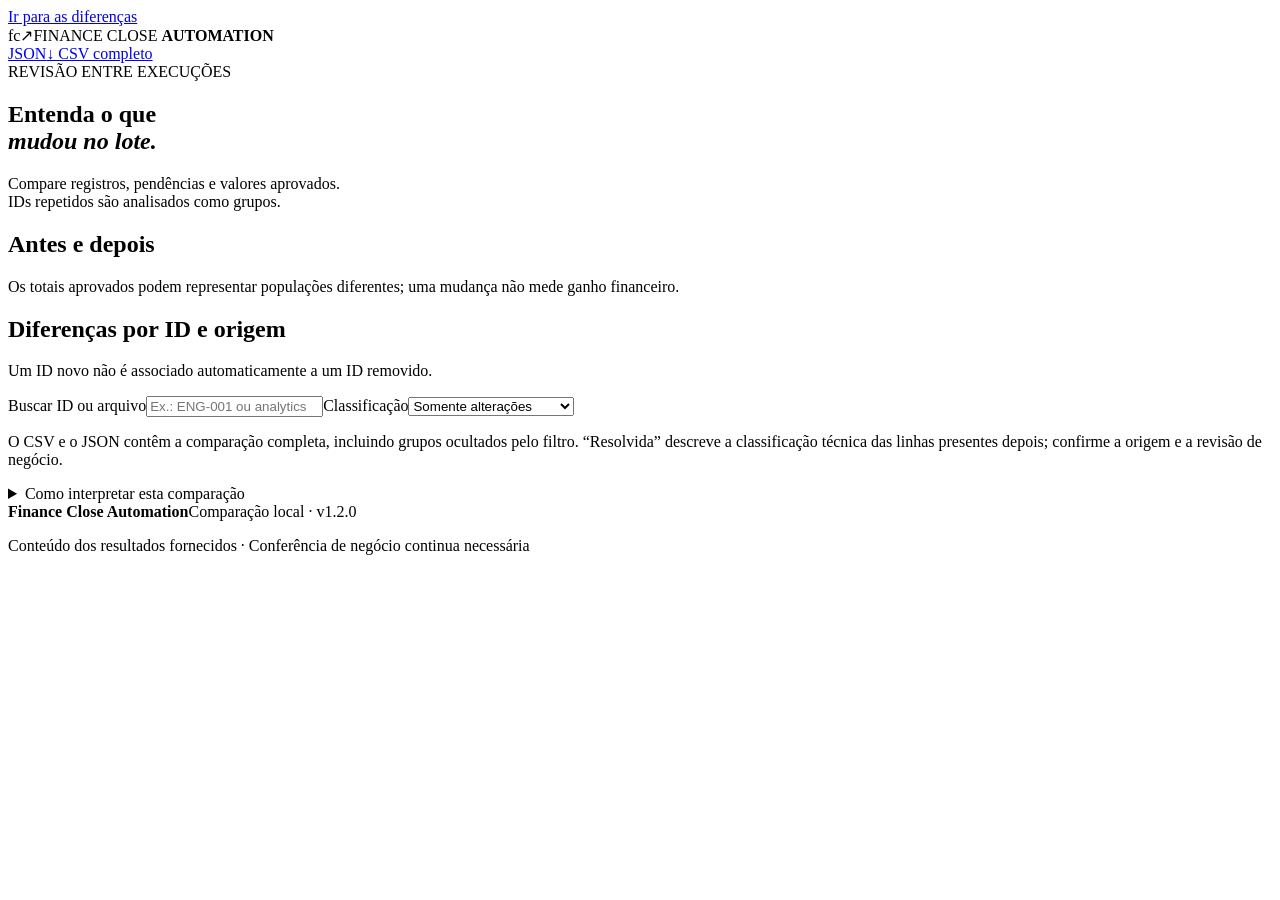
<file: web/comparison-template.html>
<!doctype html>
<html lang="pt-BR">
<head><meta charset="utf-8"><meta name="viewport" content="width=device-width, initial-scale=1"><title>Comparação de execuções · Finance Close Automation</title><style>__CSS__</style></head>
<body>
<a class="skip" href="#comparison-results">Ir para as diferenças</a>
<header class="topbar"><div class="brand"><span class="brand-mark" aria-hidden="true">fc<span>↗</span></span><span>FINANCE CLOSE <b>AUTOMATION</b></span></div><nav aria-label="Arquivos da comparação"><a href="comparacao.json" download>JSON</a><a href="comparacao.csv" download>↓ CSV completo</a></nav></header>
<main>
<section class="intro"><div><div class="eyebrow"><span></span> REVISÃO ENTRE EXECUÇÕES</div><h1>Entenda o que<br><em>mudou no lote.</em></h1><p>Compare registros, pendências e valores aprovados.<br>IDs repetidos são analisados como grupos.</p></div><aside class="intro-note" id="comparison-periods"></aside></section>
<div id="comparison-warnings" aria-live="polite"></div>
<section class="kpis" id="comparison-kpis" aria-label="Resumo da comparação"></section>
<section class="panel-card"><div class="panel-heading"><div><h2>Antes e depois</h2><p>Os totais aprovados podem representar populações diferentes; uma mudança não mede ganho financeiro.</p></div></div><div id="comparison-metrics"></div></section>
<section class="panel-card comparison-section" id="comparison-results" tabindex="-1"><div class="panel-heading"><div><h2>Diferenças por ID e origem</h2><p>Um ID novo não é associado automaticamente a um ID removido.</p></div><span class="counter" id="comparison-count"></span></div><div class="table-toolbar"><label class="field grow">Buscar ID ou arquivo<input id="comparison-search" type="search" placeholder="Ex.: ENG-001 ou analytics.csv"></label><label class="field">Classificação<select id="comparison-filter"><option value="alteracoes">Somente alterações</option><option value="">Todas</option><option value="PENDENCIA_RESOLVIDA">Pendência resolvida</option><option value="NOVA_PENDENCIA">Nova pendência</option><option value="ADICIONADO">Adicionado</option><option value="REMOVIDO">Removido</option><option value="ALTERADO">Alterado</option><option value="ALTERADO_COM_PENDENCIA">Alterado com pendência</option><option value="ORIGEM_ALTERADA">Origem alterada</option><option value="SEM_ALTERACAO">Sem alteração</option></select></label></div><div id="comparison-table"></div><p class="under-note">O CSV e o JSON contêm a comparação completa, incluindo grupos ocultados pelo filtro. “Resolvida” descreve a classificação técnica das linhas presentes depois; confirme a origem e a revisão de negócio.</p></section>
<details class="guide"><summary>Como interpretar esta comparação</summary><div class="audit-body"><p>IDs ausentes são identificados pelo arquivo, aba e linha; sua localização pode mudar entre revisões. IDs repetidos são comparados como grupos, sem escolher pares arbitrários. Uma exclusão pode aparecer como removida e não como correção. Alterações só de localização são destacadas separadamente.</p><p>Confira avisos de período e configuração. Hashes identificam conteúdo/configuração; não comprovam autenticidade. Para fechar a revisão, confronte os resultados com os arquivos e controles independentes.</p><div id="comparison-identity"></div></div></details>
<footer><div><strong>Finance Close Automation</strong><span>Comparação local · v1.2.0</span></div><p>Conteúdo dos resultados fornecidos · Conferência de negócio continua necessária</p></footer>
</main><script type="application/json" id="comparison-data">__DATA__</script><script>__JS__</script>
</body></html>
</file>
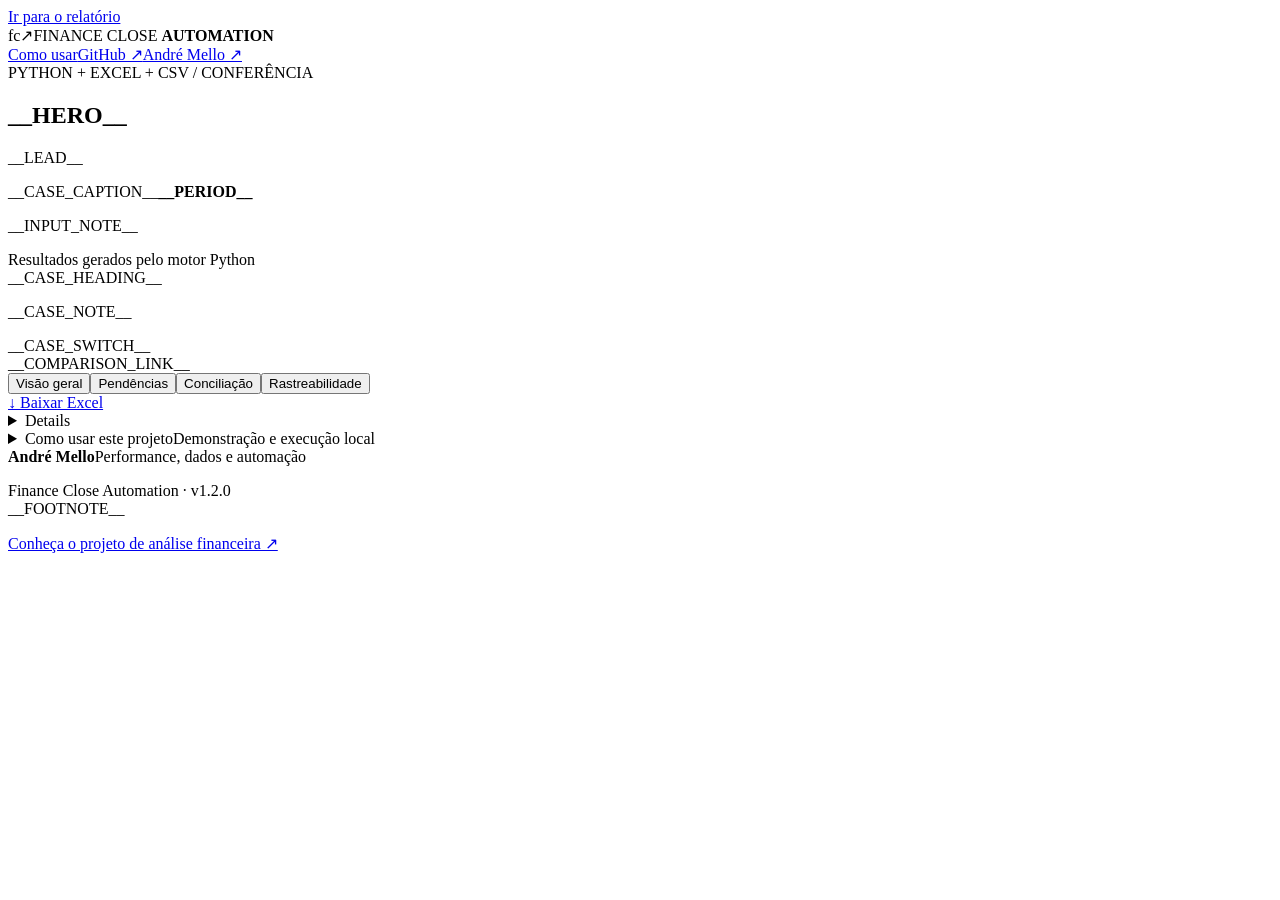
<file: web/template.html>
<!doctype html>
<html lang="pt-BR">
<head>
  <meta charset="utf-8">
  <meta name="viewport" content="width=device-width, initial-scale=1">
  <meta name="description" content="Automação demonstrativa do fechamento mensal: qualidade de dados, conciliação e rastreabilidade com Python, Excel e CSV.">
  <title>__PAGE_TITLE__</title>
  <style>__CSS__</style>
</head>
<body>
<a class="skip" href="#panel">Ir para o relatório</a>
<header class="topbar"><div class="brand"><span class="brand-mark" aria-hidden="true">fc<span>↗</span></span><span>FINANCE CLOSE <b>AUTOMATION</b></span></div><nav aria-label="Links do projeto"><a href="#como-usar">Como usar</a><a href="https://github.com/andremellotech/finance-close-automation">GitHub ↗</a><a href="https://www.linkedin.com/in/aamello/">André Mello ↗</a></nav></header>
<main>
  <section class="intro" aria-labelledby="page-title"><div><div class="eyebrow"><span></span> PYTHON + EXCEL + CSV <span class="dot">/</span> CONFERÊNCIA</div><h1 id="page-title">__HERO__</h1><p>__LEAD__</p></div><aside class="intro-note"><span class="mini-label">__CASE_CAPTION__</span><strong>__PERIOD__</strong><p>__INPUT_NOTE__</p><div class="note-line"><span class="small-dot"></span> Resultados gerados pelo motor Python</div></aside></section>
  <section class="case-bar" aria-label="Contexto do relatório"><div><span class="mini-label">__CASE_HEADING__</span><p>__CASE_NOTE__</p></div><div class="case-switch" role="group" aria-label="Exemplo demonstrativo">__CASE_SWITCH__</div></section>
  __COMPARISON_LINK__
  <div id="case-status" class="case-status" aria-live="polite"></div>
  <section id="steps" class="steps" aria-label="Etapas do fechamento"></section>
  <section id="kpis" class="kpis" aria-label="Indicadores do lote"></section>
  <div class="workspace-head"><div role="tablist" aria-label="Perspectivas do fechamento"><button id="tab-overview" type="button" role="tab" aria-controls="panel" aria-selected="true" data-view="overview">Visão geral</button><button id="tab-issues" type="button" role="tab" aria-controls="panel" aria-selected="false" data-view="issues">Pendências</button><button id="tab-controls" type="button" role="tab" aria-controls="panel" aria-selected="false" data-view="controls">Conciliação</button><button id="tab-trace" type="button" role="tab" aria-controls="panel" aria-selected="false" data-view="trace">Rastreabilidade</button></div><a class="button download" id="excel-download" href="__EXCEL_PATH__" download>↓ Baixar Excel</a></div>
  <section id="panel" role="tabpanel" aria-labelledby="tab-overview" tabindex="0"></section>
  <details id="execution-meta" class="guide"></details>
  <details id="como-usar" class="guide"><summary><span>Como usar este projeto</span><span class="guide-hint">Demonstração e execução local</span></summary><div class="guide-body"><div><span class="step-no">01</span><h3>Explore os resultados</h3><p>Percorra as quatro perspectivas. Os filtros alteram as tabelas; os indicadores descrevem o lote completo.</p></div><div><span class="step-no">02</span><h3>Execute a rotina</h3><p>No projeto extraído, instale as dependências e execute o comando abaixo. Use uma pasta de saída vazia.</p><pre>python -m pip install -r requirements.txt
python -m finance_close run --input sample-input/validado --controls config/controle.csv --period 2025-09 --output local-output/meu-fechamento</pre></div><div><span class="step-no">03</span><h3>Confira as entregas</h3><p>A rotina gera base aprovada, pendências, conciliação, rastreabilidade, JSON, Excel e HTML. O retorno 0 indica validado; 2 indica pendências; 1 indica erro na execução.</p><p class="muted">__GUIDE_NOTE__</p></div></div></details>
  <footer><div><strong>André Mello</strong><span>Performance, dados e automação</span></div><p>Finance Close Automation · v1.2.0<br>__FOOTNOTE__</p><a href="https://github.com/andremellotech/financial-performance-analytics">Conheça o projeto de análise financeira ↗</a></footer>
</main>
<script type="application/json" id="demo-data">__DATA__</script>
<script type="application/json" id="report-context">__CONTEXT__</script>
<script>__JS__</script>
</body>
</html>
</file>
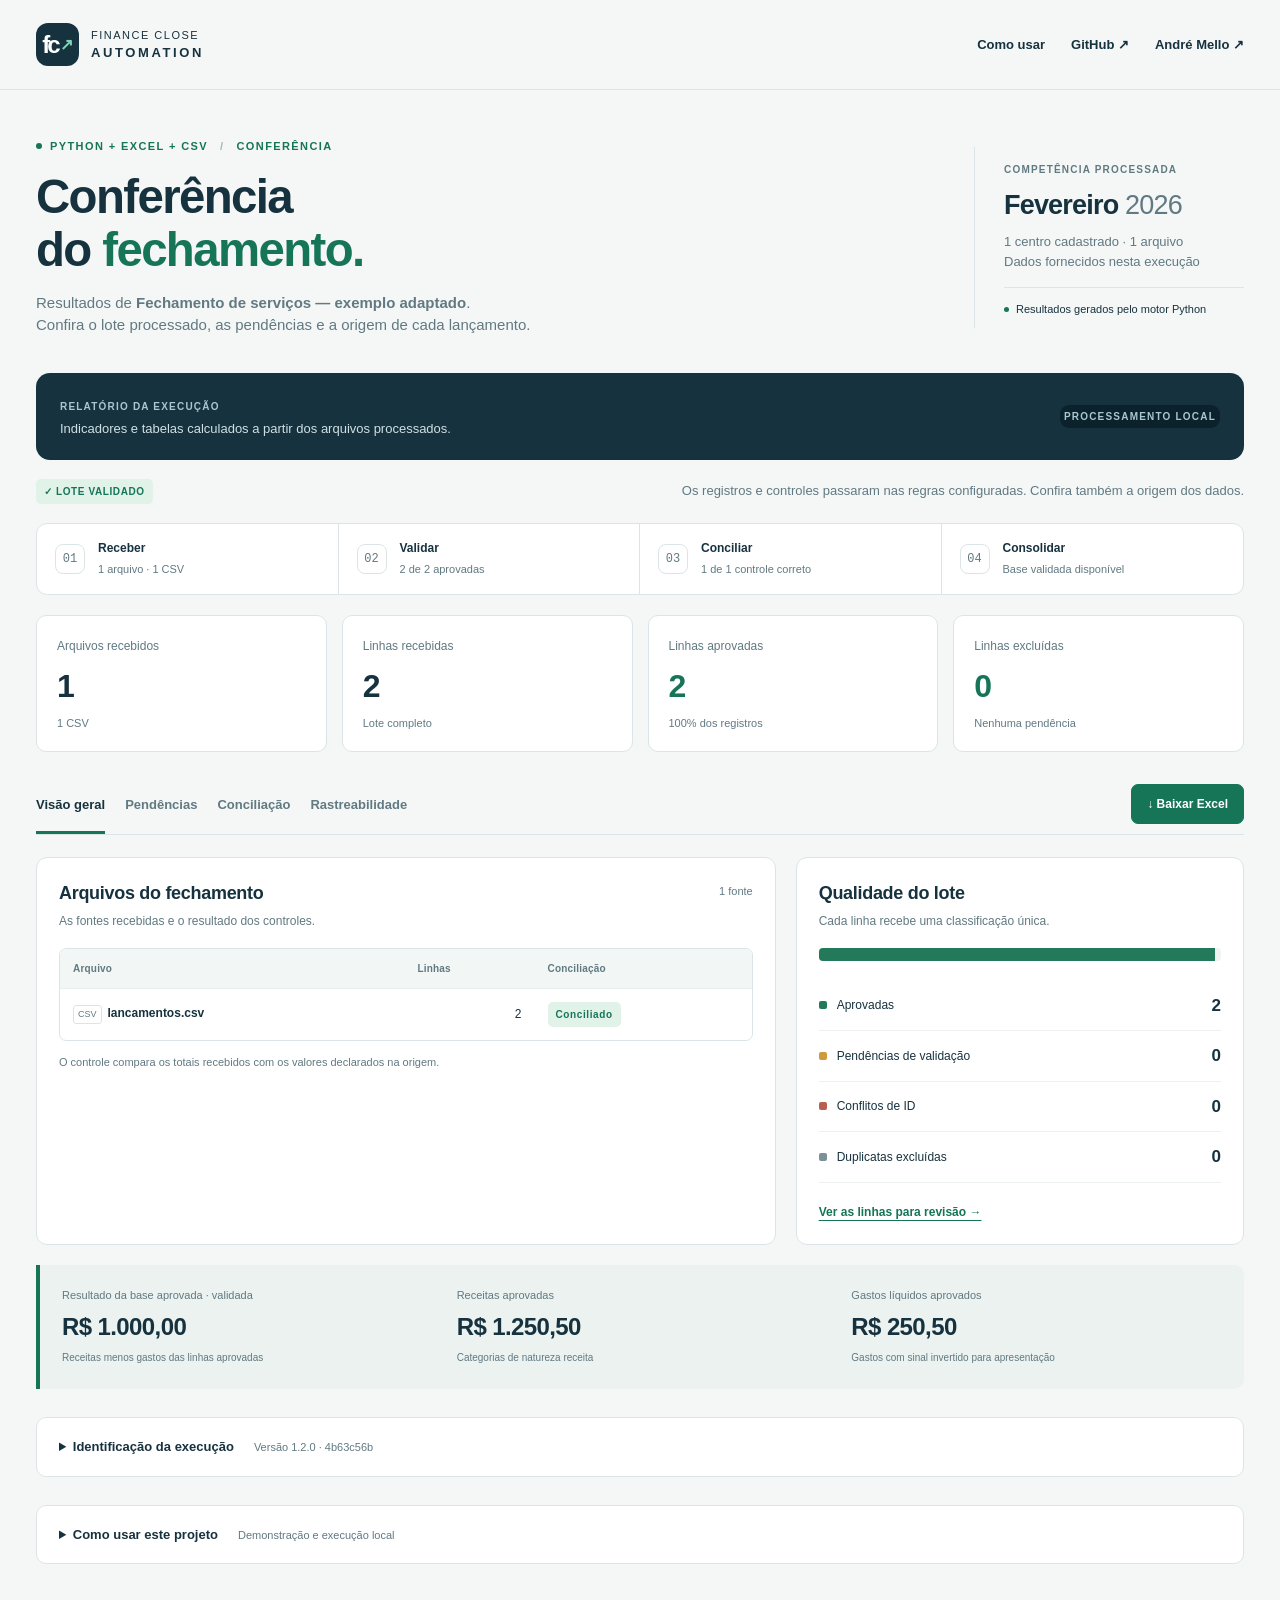
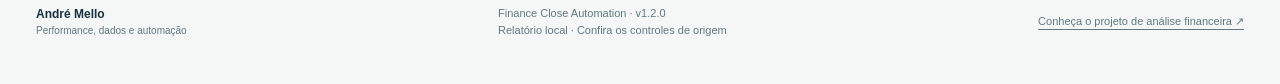
<file: examples/adaptado/relatorio.html>
<!doctype html>
<html lang="pt-BR">
<head>
  <meta charset="utf-8">
  <meta name="viewport" content="width=device-width, initial-scale=1">
  <meta name="description" content="Automação demonstrativa do fechamento mensal: qualidade de dados, conciliação e rastreabilidade com Python, Excel e CSV.">
  <title>Fechamento de serviços — exemplo adaptado</title>
  <style>:root{--ink:#17323f;--muted:#617982;--line:#dbe5e8;--paper:#f4f7f6;--green:#167557;--mint:#e1f2e9;--amber:#a46612;--amber-bg:#fff2db;--red:#b54842;--red-bg:#fceae7;--white:#fff;--blue:#256074}
*{box-sizing:border-box}html{scroll-behavior:smooth}body{margin:0;background:var(--paper);color:var(--ink);font-family:"Segoe UI",Arial,sans-serif;font-size:15px;line-height:1.5}button,input,select{font:inherit}button,a,input,select{touch-action:manipulation}button{cursor:pointer}a{color:inherit;text-underline-offset:4px}button:focus-visible,a:focus-visible,input:focus-visible,select:focus-visible,summary:focus-visible{outline:3px solid #458b97;outline-offset:4px}.skip{position:absolute;left:12px;top:-60px;background:var(--ink);color:white;padding:12px;z-index:20}.skip:focus{top:8px}.topbar{max-width:1344px;margin:auto;padding:23px 36px;display:flex;justify-content:space-between;align-items:center;border-bottom:1px solid var(--line);gap:20px}.brand{display:flex;align-items:center;gap:12px;font-size:11px;letter-spacing:1.5px}.brand b{display:block;letter-spacing:2.6px;font-size:13px}.brand-mark{display:flex;align-items:center;justify-content:center;width:43px;height:43px;border-radius:12px;background:var(--ink);color:white;font-size:24px;font-weight:600;letter-spacing:-3px}.brand-mark span{font-size:16px;color:#83d3b4;letter-spacing:0;padding-left:2px}.topbar nav{display:flex;gap:26px;font-size:13px;font-weight:600}.topbar a{text-decoration:none}main{max-width:1272px;margin:auto;padding:0 32px}.intro{display:grid;grid-template-columns:1fr 270px;gap:40px;padding:48px 0 36px;align-items:center}.eyebrow{display:flex;align-items:center;gap:8px;font-size:11px;font-weight:700;letter-spacing:1.4px;color:var(--green)}.eyebrow>span:first-child{height:6px;width:6px;border-radius:100%;background:var(--green)}.dot{margin:0 4px;color:#a1b8ba}h1{font-size:clamp(32px,3.7vw,48px);line-height:1.13;letter-spacing:-1.6px;margin:15px 0 15px;font-weight:650}h1 em{font-style:normal;color:var(--green)}.intro>div>p{margin:0;color:var(--muted);font-size:15px}.intro-note{border-left:1px solid var(--line);padding:10px 0 10px 29px}.mini-label{font-size:10px;letter-spacing:1.2px;font-weight:700;color:var(--muted)}.intro-note strong{display:block;font-size:27px;letter-spacing:-.8px;margin:5px 0}.intro-note strong span{font-weight:400;color:var(--muted)}.intro-note p{font-size:13px;color:var(--muted);margin:7px 0 16px}.note-line{font-size:11px;border-top:1px solid var(--line);padding-top:13px;display:flex;align-items:center;gap:7px}.small-dot{display:inline-block;height:5px;width:5px;border-radius:100%;background:var(--green)}.case-bar{display:flex;align-items:center;justify-content:space-between;gap:18px;padding:21px 24px;background:var(--ink);border-radius:14px;color:white}.case-bar .mini-label{color:#a8c7ce}.case-bar p{font-size:13px;margin:3px 0 0;color:#d0e0e2}.case-switch{display:flex;gap:5px;padding:4px;background:#0b222d;border-radius:9px;flex-shrink:0}.case-switch button{border:0;background:transparent;color:#aac0c7;border-radius:6px;padding:10px 14px;font-size:13px;font-weight:600}.case-switch button span{font-size:10px;opacity:.6;margin-left:13px}.case-switch button[aria-pressed=true]{background:#f4f8f6;color:var(--ink)}.case-status{display:flex;align-items:center;justify-content:space-between;gap:14px;margin:19px 0;font-size:13px}.case-status p{margin:0;color:var(--muted)}.pill{font-size:10px;font-weight:750;letter-spacing:.6px;border-radius:5px;padding:5px 8px;white-space:nowrap;display:inline-flex;align-items:center;gap:5px}.pill.ok{background:var(--mint);color:var(--green)}.pill.warn{background:var(--amber-bg);color:var(--amber)}.pill.error{background:var(--red-bg);color:var(--red)}.pill.neutral{background:#e9eff0;color:#526a76}.steps{display:grid;grid-template-columns:repeat(4,1fr);border:1px solid var(--line);border-radius:11px;background:white;overflow:hidden}.step{padding:15px 18px;border-right:1px solid var(--line);display:flex;align-items:center;gap:13px}.step:last-child{border-right:0}.step>span{border:1px solid var(--line);border-radius:8px;width:30px;height:30px;display:grid;place-items:center;flex-shrink:0;font-family:monospace;font-size:12px;color:var(--muted)}.step b{font-size:12px;display:block}.step small{font-size:11px;color:var(--muted)}.kpis{display:grid;grid-template-columns:repeat(4,1fr);gap:15px;margin:20px 0 29px}.kpi{background:white;border:1px solid var(--line);border-radius:10px;padding:18px 20px;position:relative}.kpi>span{color:var(--muted);font-size:12px}.kpi strong{display:block;font-size:32px;letter-spacing:-1px;font-weight:650;margin:5px 0 1px;font-variant-numeric:tabular-nums}.kpi small{font-size:11px;color:var(--muted)}.kpi .good{color:var(--green)}.kpi .warning{color:var(--amber)}.workspace-head{display:flex;align-items:center;justify-content:space-between;gap:16px;border-bottom:1px solid var(--line);margin-bottom:22px}.workspace-head>[role=tablist]{display:flex;gap:20px;min-width:0;overflow-x:auto;scrollbar-width:thin}.workspace-head [role=tab]{flex-shrink:0;background:none;border:0;border-bottom:3px solid transparent;color:var(--muted);font-size:13px;font-weight:600;padding:14px 0 16px}.workspace-head [aria-selected=true]{color:var(--ink);border-bottom-color:var(--green)}.button{display:inline-flex;justify-content:center;align-items:center;padding:10px 15px;gap:8px;border-radius:7px;text-decoration:none;border:1px solid var(--line);font-size:12px;font-weight:600;background:white;color:var(--ink);white-space:nowrap}.download{margin-bottom:7px;background:var(--green);border-color:var(--green);color:white}.grid{display:grid;grid-template-columns:minmax(0,1.65fr) minmax(0,1fr);gap:20px}.panel-card{min-width:0;background:white;border:1px solid var(--line);border-radius:11px;padding:22px}.panel-heading{display:flex;justify-content:space-between;gap:12px;align-items:flex-start;margin-bottom:18px}.panel-heading h2{margin:0 0 5px;font-size:18px;letter-spacing:-.3px;font-weight:650}.panel-heading p{margin:0;color:var(--muted);font-size:12px}.counter{font-size:11px;color:var(--muted);white-space:nowrap;padding-top:3px}.table-wrap{max-width:100%;overflow:auto;border:1px solid var(--line);border-radius:7px}table{width:100%;border-collapse:collapse;white-space:nowrap;text-align:left;font-size:12px}thead{background:#f2f6f5;color:var(--muted);font-size:10px;letter-spacing:.2px}th{padding:12px 13px;font-weight:650}td{padding:13px;border-top:1px solid #e9eeef}td.numeric,th.numeric{text-align:right;font-variant-numeric:tabular-nums}td.long{max-width:270px;white-space:normal;min-width:170px}td>small{display:block;color:var(--muted);font-size:10px}.file-name{font-weight:600;color:var(--ink)}.file-type{font-size:9px;border:1px solid var(--line);padding:2px 4px;display:inline-block;border-radius:3px;margin-right:6px;color:var(--muted)}.under-note{font-size:11px;color:var(--muted);margin:13px 0 0}.composition{display:flex;gap:2px;height:13px;border-radius:4px;overflow:hidden;margin:18px 0 20px;background:#eef2f2}.composition span{min-width:0}.issue-row{display:flex;gap:10px;align-items:center;border-bottom:1px solid #edf1f2;padding:12px 0}.issue-row>span{width:8px;height:8px;border-radius:2px;flex-shrink:0}.issue-row div{flex:1;font-size:12px}.issue-row b{font-size:17px;font-variant-numeric:tabular-nums}.issue-row:last-of-type{margin-bottom:17px}.link-button{background:none;border:0;padding:0;color:var(--green);text-decoration:underline;text-underline-offset:4px;font-size:12px;font-weight:600}.bridge{margin-top:20px;display:grid;grid-template-columns:1fr 1fr 1fr;gap:24px;border-left:4px solid var(--green);padding:22px;background:#ebf2ef;border-radius:0 10px 10px 0}.bridge>div{min-width:0}.bridge span{font-size:11px;color:var(--muted);display:block}.bridge strong{font-size:clamp(18px,2.1vw,24px);letter-spacing:-.6px;font-variant-numeric:tabular-nums;display:block;margin-top:5px}.bridge small{font-size:10px;color:var(--muted)}.table-toolbar{display:flex;gap:10px;margin-bottom:16px;flex-wrap:wrap;align-items:end}.field{display:flex;flex-direction:column;gap:5px;font-size:10px;font-weight:650;color:var(--muted)}.field.grow{flex:1;min-width:160px}.field input,.field select{height:38px;padding:7px 10px;border:1px solid var(--line);background:white;border-radius:6px;color:var(--ink);font-size:12px;min-width:0}.field select{max-width:200px}.table-toolbar .button{height:38px}.empty{text-align:center;padding:28px;white-space:normal;color:var(--muted)}.control-note{background:#f2f6f4;border-radius:7px;padding:13px 15px;margin-top:17px;font-size:12px;color:var(--muted)}.source-hashes{display:grid;gap:10px;margin-top:19px;grid-template-columns:repeat(3,minmax(0,1fr))}.hash-box{background:#f3f6f5;padding:12px;border-radius:7px;min-width:0}.hash-box strong{display:block;font-size:11px;margin-bottom:5px}.hash-box code{font-size:9px;word-break:break-all;color:var(--muted)}.guide{background:white;border:1px solid var(--line);border-radius:10px;margin-top:28px;scroll-margin-top:20px}.guide summary{cursor:pointer;padding:19px 22px;font-size:13px;font-weight:650}.guide-hint{font-weight:400;font-size:11px;color:var(--muted);margin-left:20px}.guide-body{padding:3px 22px 22px;display:grid;gap:30px;grid-template-columns:1fr 1.5fr 1fr}.guide h3{font-size:14px;margin:7px 0}.guide p{font-size:12px;color:var(--muted)}.step-no{font:11px monospace;color:var(--green)}pre{white-space:pre-wrap;overflow-wrap:anywhere;font-size:10px;line-height:1.8;background:#f0f5f3;border:1px solid var(--line);padding:12px;border-radius:6px}.muted{color:var(--muted)}footer{padding:30px 0 35px;display:flex;align-items:center;justify-content:space-between;gap:25px;font-size:11px;color:var(--muted)}footer strong{display:block;color:var(--ink);font-size:12px}footer span{display:block;font-size:10px}footer a{font-size:11px}#panel{outline-offset:5px}.small{font-size:11px}
@media(max-width:900px){.intro{grid-template-columns:1fr 230px}.intro-note{padding-left:20px}.step{padding:12px;gap:9px}.steps small{font-size:10px}.grid{grid-template-columns:1fr}.case-bar{padding:19px}.bridge strong{font-size:21px}.guide-body{grid-template-columns:1fr 1fr}.guide-body>div:last-child{grid-column:1/-1}.workspace-head>[role=tablist]{gap:17px}.kpi{padding:15px}}
@media(max-width:620px){.topbar{padding:16px 20px;gap:12px}.topbar nav{gap:13px;font-size:11px}.topbar nav a:first-child{display:none}.brand{font-size:8px;letter-spacing:1px;gap:8px}.brand b{font-size:10px;letter-spacing:1.5px}.brand-mark{width:33px;height:33px;font-size:20px;border-radius:9px}.brand-mark span{font-size:12px}main{padding:0 18px}.intro{grid-template-columns:1fr;gap:22px;padding:29px 0 24px}.intro-note{border-left:0;border-top:1px solid var(--line);padding:16px 0 0;display:grid;grid-template-columns:1fr 1fr;align-items:center;gap:5px 15px}.intro-note .mini-label{grid-column:1/-1}.intro-note strong{font-size:22px;margin:2px 0}.intro-note p{font-size:11px;margin:0}.note-line{grid-column:1/-1;border:0;padding-top:8px;font-size:10px}h1{font-size:35px}.intro>div>p{font-size:13px}.eyebrow{font-size:9px;letter-spacing:1px}.case-bar{display:block;padding:17px;border-radius:10px}.case-bar p{font-size:11px}.case-switch{margin-top:14px;display:grid;grid-template-columns:1fr 1fr}.case-switch button{font-size:11px;padding:9px}.case-switch button span{margin-left:8px;font-size:9px}.case-status{align-items:flex-start;font-size:11px;gap:10px}.case-status p{max-width:60%}.case-status .pill{font-size:9px}.steps{grid-template-columns:1fr 1fr}.step{padding:12px 10px;gap:9px}.step:nth-child(2){border-right:0}.step:nth-child(-n+2){border-bottom:1px solid var(--line)}.step b{font-size:11px}.step>span{width:26px;height:26px;font-size:10px}.kpis{grid-template-columns:1fr 1fr;gap:10px;margin:14px 0 20px}.kpi{padding:13px 14px}.kpi>span{font-size:10px}.kpi strong{font-size:27px;margin:3px 0}.kpi small{font-size:10px}.workspace-head{display:block;margin-bottom:15px}.workspace-head>[role=tablist]{gap:18px}.workspace-head [role=tab]{font-size:11px;padding-bottom:13px}.download{width:100%;margin:12px 0}.panel-card{padding:17px 14px;border-radius:9px}.panel-heading h2{font-size:16px}.panel-heading p{font-size:11px}.panel-heading{gap:8px;margin-bottom:14px}.counter{font-size:10px}.bridge{grid-template-columns:1fr;gap:15px;padding:19px}.bridge strong{font-size:23px}.bridge>div+div{padding-top:12px;border-top:1px solid #d4e2da}.source-hashes{grid-template-columns:1fr}.table-toolbar{gap:9px}.field.grow{flex-basis:100%}.field{flex:1;min-width:0}.field select{width:100%;max-width:100%}.table-toolbar .button{flex-basis:100%}.guide summary{padding:17px 14px;font-size:12px}.guide-hint{display:block;margin:4px 0 0 15px;font-size:10px}.guide-body{grid-template-columns:1fr;padding:0 16px 16px;gap:20px}.guide-body>div:last-child{grid-column:auto}footer{flex-wrap:wrap;gap:14px;padding:24px 0}footer p{margin:0;font-size:10px}footer>a{flex-basis:100%}}
.audit-body{padding:5px 22px 22px;overflow-wrap:anywhere}.audit-grid{display:grid;grid-template-columns:repeat(auto-fit,minmax(220px,1fr));gap:18px;margin:12px 0 18px}.audit-grid code{display:block;font:11px/1.6 Consolas,monospace;overflow-wrap:anywhere;color:var(--muted);margin-top:6px}.audit-grid small{display:block;font-size:11px;color:var(--muted)}.audit-body .hash-box{border-bottom:1px solid var(--line);padding:12px 0}.audit-body h3{font-size:14px}.audit-body p{font-size:12px;color:var(--muted)}small.action{display:block;border-left:2px solid #b9d8c9;padding:7px 0 0 9px;margin-top:9px;color:var(--ink);font-size:11px;line-height:1.55}.comparison-section{margin-top:24px}.comparison-warning{background:var(--amber-bg);border-left:3px solid var(--amber);padding:14px 18px;margin-bottom:12px;border-radius:5px;font-size:12px}.comparison-warning b{font-size:10px;letter-spacing:.6px}.comparison-warning p{margin:5px 0 0}.comparison-entry+.comparison-entry{border-top:1px dashed var(--line);padding-top:8px;margin-top:8px}.comparison-entry b{font-size:10px;display:block}.comparison-entry>span{display:block;font-size:12px}.comparison-entry small{max-width:230px}.comparison-section td:first-child .pill{margin-top:8px}.comparison-section .long{max-width:220px}.comparison-section{scroll-margin-top:20px}
@media(max-width:620px){.audit-body{padding:4px 14px 16px}.audit-grid{grid-template-columns:minmax(0,1fr)}.comparison-warning{padding:12px}.comparison-section .panel-heading{display:block}.comparison-section .counter{display:block;margin-top:9px}}
@media(prefers-reduced-motion:reduce){html{scroll-behavior:auto}}
</style>
</head>
<body>
<a class="skip" href="#panel">Ir para o relatório</a>
<header class="topbar"><div class="brand"><span class="brand-mark" aria-hidden="true">fc<span>↗</span></span><span>FINANCE CLOSE <b>AUTOMATION</b></span></div><nav aria-label="Links do projeto"><a href="#como-usar">Como usar</a><a href="https://github.com/andremellotech/finance-close-automation">GitHub ↗</a><a href="https://www.linkedin.com/in/aamello/">André Mello ↗</a></nav></header>
<main>
  <section class="intro" aria-labelledby="page-title"><div><div class="eyebrow"><span></span> PYTHON + EXCEL + CSV <span class="dot">/</span> CONFERÊNCIA</div><h1 id="page-title">Conferência<br>do <em>fechamento.</em></h1><p>Resultados de <strong>Fechamento de serviços — exemplo adaptado</strong>.<br>Confira o lote processado, as pendências e a origem de cada lançamento.</p></div><aside class="intro-note"><span class="mini-label">COMPETÊNCIA PROCESSADA</span><strong>Fevereiro <span>2026</span></strong><p>1 centro cadastrado · 1 arquivo<br>Dados fornecidos nesta execução</p><div class="note-line"><span class="small-dot"></span> Resultados gerados pelo motor Python</div></aside></section>
  <section class="case-bar" aria-label="Contexto do relatório"><div><span class="mini-label">RELATÓRIO DA EXECUÇÃO</span><p>Indicadores e tabelas calculados a partir dos arquivos processados.</p></div><div class="case-switch" role="group" aria-label="Exemplo demonstrativo"><span class="mini-label">PROCESSAMENTO LOCAL</span></div></section>
  
  <div id="case-status" class="case-status" aria-live="polite"></div>
  <section id="steps" class="steps" aria-label="Etapas do fechamento"></section>
  <section id="kpis" class="kpis" aria-label="Indicadores do lote"></section>
  <div class="workspace-head"><div role="tablist" aria-label="Perspectivas do fechamento"><button id="tab-overview" type="button" role="tab" aria-controls="panel" aria-selected="true" data-view="overview">Visão geral</button><button id="tab-issues" type="button" role="tab" aria-controls="panel" aria-selected="false" data-view="issues">Pendências</button><button id="tab-controls" type="button" role="tab" aria-controls="panel" aria-selected="false" data-view="controls">Conciliação</button><button id="tab-trace" type="button" role="tab" aria-controls="panel" aria-selected="false" data-view="trace">Rastreabilidade</button></div><a class="button download" id="excel-download" href="fechamento.xlsx" download>↓ Baixar Excel</a></div>
  <section id="panel" role="tabpanel" aria-labelledby="tab-overview" tabindex="0"></section>
  <details id="execution-meta" class="guide"></details>
  <details id="como-usar" class="guide"><summary><span>Como usar este projeto</span><span class="guide-hint">Demonstração e execução local</span></summary><div class="guide-body"><div><span class="step-no">01</span><h3>Explore os resultados</h3><p>Percorra as quatro perspectivas. Os filtros alteram as tabelas; os indicadores descrevem o lote completo.</p></div><div><span class="step-no">02</span><h3>Execute a rotina</h3><p>No projeto extraído, instale as dependências e execute o comando abaixo. Use uma pasta de saída vazia.</p><pre>python -m pip install -r requirements.txt
python -m finance_close run --input sample-input/validado --controls config/controle.csv --period 2025-09 --output local-output/meu-fechamento</pre></div><div><span class="step-no">03</span><h3>Confira as entregas</h3><p>A rotina gera base aprovada, pendências, conciliação, rastreabilidade, JSON, Excel e HTML. O retorno 0 indica validado; 2 indica pendências; 1 indica erro na execução.</p><p class="muted">Este HTML contém os dados desta execução. Para conferir outro lote, execute a rotina novamente. Compartilhe o relatório somente com quem pode acessar esses dados.</p></div></div></details>
  <footer><div><strong>André Mello</strong><span>Performance, dados e automação</span></div><p>Finance Close Automation · v1.2.0<br>Relatório local · Confira os controles de origem</p><a href="https://github.com/andremellotech/financial-performance-analytics">Conheça o projeto de análise financeira ↗</a></footer>
</main>
<script type="application/json" id="demo-data">{"execucao":{"competencia":"2026-02","liberado":true,"resumo":{"arquivos":1,"recebidas":2,"aprovadas":2,"pendentes":0,"duplicadas":0,"conflitos":0,"excluidas":0,"valores_nao_quantificaveis":0,"total_recebido_centavos":100000,"total_aprovado_centavos":100000,"total_excluido_centavos":0,"receitas_centavos":125050,"gastos_centavos":25050},"linhas":[{"registro_id":"0001","data_competencia":"2026-02-15","centro_custo":"SERV","categoria":"FAT","descricao":"Serviço fictício","valor_brl":"1250.50","campos_origem":{"registro_id":"0001","data_competencia":"15/02/2026","centro_custo":"SERV","categoria":"FAT","descricao":"Serviço fictício","valor_brl":"1.250,50"},"_input_errors":[],"_valor_formato_invalido":false,"arquivo":"lancamentos.csv","aba":"CSV","linha":2,"_formula":false,"_excel_errors":[],"erros":[],"status":"APROVADO","valor_centavos":125050,"orientacoes":[]},{"registro_id":"0002","data_competencia":"2026-02-15","centro_custo":"SERV","categoria":"CUS","descricao":"","valor_brl":"-250.50","campos_origem":{"registro_id":"0002","data_competencia":"15/02/2026","centro_custo":"SERV","categoria":"CUS","descricao":"","valor_brl":"-250,50"},"_input_errors":[],"_valor_formato_invalido":false,"arquivo":"lancamentos.csv","aba":"CSV","linha":3,"_formula":false,"_excel_errors":[],"erros":[],"status":"APROVADO","valor_centavos":-25050,"orientacoes":[]}],"conciliacao":[{"arquivo":"lancamentos.csv","linhas_recebidas":2,"linhas_esperadas":2,"total_recebido_centavos":100000,"total_esperado_centavos":100000,"valores_nao_quantificaveis":0,"diferenca_centavos":0,"status":"CONCILIADO"}],"fontes":{"lancamentos.csv":{"sha256":"0edd8c61fd572670dda87e5fc5fb916c60bcc71cbdb36ffa6479bf7ade03a4aa","bytes":126}},"catalogo":{"centros":{"SERV":"Serviços fictícios"},"categorias":{"FAT":{"nome":"Faturamento","natureza":"receita","sinal":"nao_negativo"},"CUS":{"nome":"Custos","natureza":"gasto","sinal":"nao_positivo"}},"obrigatorios":["registro_id","data_competencia","centro_custo","categoria","valor_brl"]},"perfil_entrada":{"nome":"Fechamento de serviços — exemplo adaptado","entrada":{"separador":";","aba":"Dados","colunas":{"registro_id":"ID","data_competencia":"Data","centro_custo":"Centro","categoria":"Conta","descricao":"Descrição","valor_brl":"Valor"},"formato_data":"br","decimal":",","milhar":".","permitir_colunas_extras":false}},"schema_versao":1,"execucao":{"id":"4b63c56b-1b53-448f-af03-dcd018771a70","gerado_em_utc":"2026-10-14T18:18:42Z","versao_aplicacao":"1.2.0","versao_python":"3.12.14","configuracoes":{"catalogo_sha256":"0e51d62a78be312927d094ba7625f469d3cc3585bb9dd0195d6df553640910cc","perfil_sha256":"e69d812ca22859133f3323b64c3c1b4f0a936d0d4538bb5a3fa9e3d3dd84dbb0","controle_sha256":"585e12048f140e83c1a16c6e3213530ac6ffd40334c6df3fe4ba135c64406428"}}}}</script>
<script type="application/json" id="report-context">{"mode":"run","title":"Fechamento de serviços — exemplo adaptado","excelPaths":{"execucao":"fechamento.xlsx"},"manifestPaths":{"execucao":"execucao.json"}}</script>
<script>"use strict";
const datasets = JSON.parse(document.getElementById("demo-data").textContent);
const reportContext = JSON.parse(document.getElementById('report-context').textContent);
let caseKey = Object.keys(datasets)[0];
let view = "overview";
let query = "";
let statusFilter = "";
let areaFilter = "";
const $ = selector => document.querySelector(selector);
const esc = value => String(value ?? "—").replace(/[&<>"']/g, c => ({"&":"&amp;","<":"&lt;",">":"&gt;",'"':"&quot;","'":"&#39;"}[c]));
const brl = value => value == null ? "—" : new Intl.NumberFormat("pt-BR", {style:"currency",currency:"BRL"}).format(value / 100);
const labels = {APROVADO:"Aprovado", PENDENTE:"Pendente", DUPLICADO:"Duplicado", CONFLITO:"Conflito de ID", CONCILIADO:"Conciliado", DIVERGENTE:"Divergente", INCOMPLETO:"Incompleto", SEM_CONTROLE:"Sem controle", ARQUIVO_AUSENTE:"Arquivo ausente", VAZIO:"Vazio"};
const errors = {CENTRO_DESCONHECIDO:"Centro de custo desconhecido", CATEGORIA_DESCONHECIDA:"Categoria desconhecida", VALOR_INVALIDO:"Valor não numérico ou diferente do formato configurado", DATA_INVALIDA:"Data inválida", DATA_FORMATO_INVALIDO:"Data diferente do formato configurado", FORA_COMPETENCIA:"Fora da competência", SINAL_INCOMPATIVEL:"Sinal incompatível com a categoria", DUPLICATA_EXATA:"Repetição exata do lançamento", CONFLITO_ID:"Mesmo ID com campos diferentes", FORMULA_NAO_ACEITA:"Fórmula na entrada Excel"};
const reason = code => code.startsWith("CAMPO_VAZIO:") ? `Campo vazio: ${code.split(":")[1]}` : errors[code] || code;
const kind = status => ["APROVADO","CONCILIADO"].includes(status) ? "ok" : status === "CONFLITO" ? "error" : status === "DUPLICADO" ? "neutral" : "warn";
const pill = status => `<span class="pill ${kind(status)}">${esc(labels[status] || status)}</span>`;
const fileName = name => `<span class="file-type">${esc(name.split(".").pop().toUpperCase())}</span><span class="file-name">${esc(name)}</span>`;
const data = () => datasets[caseKey];
const counted = (n, singular, plural) => `${n} ${n === 1 ? singular : plural}`;

function heading(title, description, counter = "") {
  return `<div class="panel-heading"><div><h2>${title}</h2><p>${description}</p></div>${counter ? `<span class="counter">${counter}</span>` : ""}</div>`;
}
function wrapTable(headers, rows, empty = "Nenhuma linha nesta seleção.") {
  return `<div class="table-wrap"><table><thead><tr>${headers.map(h => `<th scope="col">${h}</th>`).join("")}</tr></thead><tbody>${rows.length ? rows.join("") : `<tr><td class="empty" colspan="${headers.length}">${empty}</td></tr>`}</tbody></table></div>`;
}
function updateTop() {
  const d = data(), s = d.resumo;
  const formatCounts = Object.keys(d.fontes).reduce((counts,name)=>{const type=name.split('.').pop().toUpperCase();counts[type]=(counts[type]||0)+1;return counts;},{});
  const formatNote = Object.entries(formatCounts).map(([type,count])=>`${count} ${type}`).join(' + ') || 'Sem fontes registradas';
  $("#case-status").innerHTML = `<span class="pill ${d.liberado ? "ok" : "warn"}">${d.liberado ? "✓ LOTE VALIDADO" : "! REVISÃO NECESSÁRIA"}</span><p>${d.liberado ? "Os registros e controles passaram nas regras configuradas. Confira também a origem dos dados." : "Base aprovada parcial. Confira as exclusões e as divergências nos controles de origem."}</p>`;
  const phases = [["Receber",`${counted(s.arquivos,'arquivo','arquivos')} · ${formatNote}`],["Validar",`${s.aprovadas} de ${s.recebidas} aprovadas`],["Conciliar",`${d.conciliacao.filter(c=>c.status==="CONCILIADO").length} de ${counted(d.conciliacao.length,'controle correto','controles corretos')}`],["Consolidar", d.liberado ? "Base validada disponível" : "Base parcial disponível"]];
  $("#steps").innerHTML = phases.map(([title,note],i)=>`<div class="step"><span>0${i+1}</span><div><b>${title}</b><small>${esc(note)}</small></div></div>`).join("");
  const cards = [["Arquivos recebidos",s.arquivos,formatNote,""],["Linhas recebidas",s.recebidas,"Lote completo",""],["Linhas aprovadas",s.aprovadas,`${Math.round(s.aprovadas / Math.max(1,s.recebidas)*100)}% dos registros`,"good"],["Linhas excluídas",s.excluidas,s.excluidas ? "Revisar antes de liberar" : "Nenhuma pendência",s.excluidas ? "warning" : "good"]];
  $("#kpis").innerHTML = cards.map(([title,value,note,color])=>`<div class="kpi"><span>${title}</span><strong class="${color}">${value}</strong><small>${note}</small></div>`).join("");
  $("#excel-download").href = reportContext.excelPaths[caseKey];
  const execution = d.execucao;
  $('#execution-meta').innerHTML = execution ? `<summary><span>Identificação da execução</span><span class="guide-hint">Versão ${esc(execution.versao_aplicacao)} · ${esc(execution.id.slice(0,8))}</span></summary><div class="audit-body"><div class="audit-grid"><div><span class="mini-label">ID DA EXECUÇÃO</span><code>${esc(execution.id)}</code></div><div><span class="mini-label">GERADO EM UTC</span><code>${esc(execution.gerado_em_utc)}</code></div><div><span class="mini-label">AMBIENTE</span><code>Programa ${esc(execution.versao_aplicacao)} · Python ${esc(execution.versao_python)}</code></div></div><h3>Configurações efetivas · SHA-256</h3>${Object.entries(execution.configuracoes).map(([name,value])=>`<div class="hash-box"><strong>${esc(name)}</strong><code>${esc(value || 'Não informado')}</code></div>`).join('')}<p>Os hashes identificam as configurações usadas; não são assinatura ou garantia de autenticidade. Os hashes das fontes estão em Rastreabilidade.</p><a class="button" href="${esc(reportContext.manifestPaths[caseKey])}" download>↓ Baixar identificação JSON</a></div>` : '<summary>Execução sem identificação registrada</summary>';
  document.querySelectorAll("[data-case]").forEach(b=>b.setAttribute("aria-pressed",String(b.dataset.case === caseKey)));
}
function overview() {
  const d = data(), s = d.resumo;
  const files = d.conciliacao.map(c=>`<tr><td>${fileName(c.arquivo)}</td><td class="numeric">${c.linhas_recebidas}</td><td>${pill(c.status)}</td></tr>`);
  const types = [["Aprovadas",s.aprovadas,"#237a5b"],["Pendências de validação",s.pendentes,"#cf9a3c"],["Conflitos de ID",s.conflitos,"#b85f52"],["Duplicatas excluídas",s.duplicadas,"#7c9197"]];
  return `<div class="grid"><article class="panel-card">${heading("Arquivos do fechamento","As fontes recebidas e o resultado dos controles.",counted(s.arquivos,"fonte","fontes"))}${wrapTable(["Arquivo","Linhas","Conciliação"],files)}<p class="under-note">O controle compara os totais recebidos com os valores declarados na origem.</p></article><article class="panel-card">${heading("Qualidade do lote","Cada linha recebe uma classificação única.")}<div class="composition" aria-label="Distribuição das classificações">${types.map(([name,count,color])=>`<span title="${name}: ${count}" style="width:${count/Math.max(1,s.recebidas)*100}%;background:${color}"></span>`).join("")}</div>${types.map(([name,count,color])=>`<div class="issue-row"><span style="background:${color}"></span><div>${name}</div><b>${count}</b></div>`).join("")}<button type="button" class="link-button" data-open="issues">Ver as linhas para revisão →</button></article></div><div class="bridge"><div><span>Resultado da base aprovada ${d.liberado ? "· validada" : "· parcial"}</span><strong>${brl(s.total_aprovado_centavos)}</strong><small>Receitas menos gastos das linhas aprovadas</small></div><div><span>Receitas aprovadas</span><strong>${brl(s.receitas_centavos)}</strong><small>Categorias de natureza receita</small></div><div><span>Gastos líquidos aprovados</span><strong>${brl(s.gastos_centavos)}</strong><small>Gastos com sinal invertido para apresentação</small></div></div>`;
}
function controls() {
  const d = data(), s = d.resumo;
  const rows = d.conciliacao.map(c=>`<tr><td>${fileName(c.arquivo)}</td><td class="numeric">${c.linhas_recebidas} / ${c.linhas_esperadas ?? "—"}</td><td class="numeric">${brl(c.total_recebido_centavos)}${c.valores_nao_quantificaveis ? `<small>${c.valores_nao_quantificaveis} valor não quantificável</small>` : ""}</td><td class="numeric">${brl(c.total_esperado_centavos)}</td><td class="numeric">${brl(c.diferenca_centavos)}</td><td>${pill(c.status)}</td></tr>`);
  return `<article class="panel-card">${heading("Conciliação por arquivo","Quantidade e total recebidos, antes da exclusão de linhas.")} ${wrapTable(["Arquivo","Linhas: recebidas / controle","Recebido quantificável","Controle","Diferença","Status"],rows)}<div class="control-note">Com valor inválido, o total recebido mostra somente a parcela quantificável. A diferença fica sem valor e o arquivo recebe status Incompleto.</div><div class="bridge"><div><span>Recebido quantificável</span><strong>${brl(s.total_recebido_centavos)}</strong></div><div><span>Aprovado + excluído quantificável</span><strong>${brl(s.total_aprovado_centavos)}<small>+ ${brl(s.total_excluido_centavos)} excluídos</small></strong></div><div><span>Diferença da ponte</span><strong>${brl(s.total_recebido_centavos-s.total_aprovado_centavos-s.total_excluido_centavos)}</strong><small>${s.valores_nao_quantificaveis} valor(es) não quantificável(is), informado(s) separadamente</small></div></div></article>`;
}
function filteredRows() {
  const needle = query.toLocaleLowerCase("pt-BR");
  return data().linhas.filter(r=>(view !== "issues" || r.status !== "APROVADO") && (!statusFilter || r.status === statusFilter) && (!areaFilter || r.centro_custo === areaFilter) && (!needle || [r.registro_id,r.arquivo,r.descricao,...r.erros.map(reason)].join(" ").toLocaleLowerCase("pt-BR").includes(needle)));
}
function rowTable() {
  const d = data(), rows = filteredRows();
  const total = view === "issues" ? d.resumo.excluidas : d.resumo.recebidas;
  const statuses = (view === "issues" ? ["PENDENTE","CONFLITO","DUPLICADO"] : ["APROVADO","PENDENTE","CONFLITO","DUPLICADO"]);
  const areas = [...new Set(d.linhas.map(r=>r.centro_custo))].sort();
  const toolbar = `<div class="table-toolbar"><label class="field grow">Buscar ID, arquivo ou motivo<input id="search" type="search" placeholder="Ex.: ENG-001 ou competência" value="${esc(query)}"></label><label class="field">Classificação<select id="status-filter"><option value="">Todas</option>${statuses.map(s=>`<option value="${s}" ${statusFilter===s?"selected":""}>${labels[s]}</option>`).join("")}</select></label><label class="field">Centro de custo<select id="area-filter"><option value="">Todos</option>${areas.map(a=>`<option value="${esc(a)}" ${areaFilter===a?"selected":""}>${esc(a)}</option>`).join("")}</select></label><button type="button" class="button" id="export-filtered">↓ Exportar seleção CSV</button></div>`;
  const body = rows.map(r=>`<tr><td><strong>${esc(r.registro_id || "ID ausente")}</strong><small>${esc(r.centro_custo)} · ${esc(r.categoria)}</small></td><td>${esc(r.arquivo)}<small>${esc(r.aba)} · linha ${r.linha}</small></td><td>${esc(r.data_competencia)}</td><td class="numeric">${r.valor_centavos == null ? esc(r.valor_brl || "Valor ausente") : brl(r.valor_centavos)}</td><td>${pill(r.status)}</td><td class="long">${r.erros.length ? r.erros.map(reason).map(esc).join("; ") : "Regras atendidas"}${(r.orientacoes||[]).map(a=>`<small class="action"><b>Como revisar:</b> ${esc(a.acao)}</small>`).join('')}</td></tr>`);
  return `<article class="panel-card">${heading(view === "issues" ? "Linhas para revisão" : "Rastreabilidade dos lançamentos",view === "issues" ? "Corrija os arquivos de origem e execute a rotina novamente." : "Cada registro conserva arquivo, aba, linha e classificação.",`<span id="visible-count">${rows.length}</span> de ${total} linhas`)}${toolbar}<div id="rows-table">${wrapTable(["ID / classificação financeira","Origem","Competência","Valor","Status","Motivo"],body,view === "issues" && !total ? "Nenhuma pendência neste lote. Todas as linhas foram aprovadas." : undefined)}</div><p class="under-note">Os indicadores no topo continuam mostrando o lote completo. O CSV exportado respeita a seleção atual.</p>${view === "trace" ? `<div class="source-hashes">${Object.entries(d.fontes).map(([name,source])=>`<div class="hash-box"><strong>${esc(name)}</strong><code>${esc(source.sha256)}</code></div>`).join("")}</div><p class="under-note">SHA-256 dos arquivos de entrada: identifica a versão de cada fonte processada.</p>` : ""}</article>`;
}
function renderPanel() {
  $("#panel").innerHTML = view === "overview" ? overview() : view === "controls" ? controls() : rowTable();
  $("#panel").setAttribute("aria-labelledby",`tab-${view}`);
  document.querySelectorAll("[data-view]").forEach(b=>b.setAttribute("aria-selected",String(b.dataset.view===view)));
  document.querySelectorAll("[data-open]").forEach(b=>b.addEventListener("click",()=>setView(b.dataset.open)));
  if (["issues","trace"].includes(view)) {
    $("#status-filter").addEventListener("change",event=>{statusFilter=event.target.value; renderPanel();});
    $("#area-filter").addEventListener("change",event=>{areaFilter=event.target.value; renderPanel();});
    $("#search").addEventListener("input",event=>{
      query=event.target.value;
      const position=event.target.selectionStart;
      renderPanel();
      $("#search").focus();
      $("#search").setSelectionRange(position,position);
    });
    $("#export-filtered").addEventListener("click",exportFiltered);
  }
}
function setView(next) {view=next;query="";statusFilter="";areaFilter="";renderPanel();}
function exportFiltered() {
  const quote = value => {
    let text=String(value ?? "");
    if (/^[=+@-]/.test(text.trimStart()) && !/^-?\d+(\.\d+)?$/.test(text)) text="'"+text;
    return '"'+text.replace(/"/g,'""')+'"';
  };
  const cents = value => value == null ? "" : `${value < 0 ? "-" : ""}${Math.floor(Math.abs(value)/100)}.${String(Math.abs(value)%100).padStart(2,"0")}`;
  const rows=[["registro_id","arquivo","aba","linha","data_competencia","centro_custo","categoria","descricao","valor_brl","status","motivos","acao_sugerida"],...filteredRows().map(r=>[r.registro_id,r.arquivo,r.aba,r.linha,r.data_competencia,r.centro_custo,r.categoria,r.descricao,r.valor_centavos == null ? r.valor_brl : cents(r.valor_centavos),r.status,r.erros.map(reason).join(" | "),(r.orientacoes||[]).map(a=>a.acao).join(' | ')])];
  const url=URL.createObjectURL(new Blob(["\uFEFF"+rows.map(row=>row.map(quote).join(";")).join("\r\n")],{type:"text/csv;charset=utf-8"}));
  const link=document.createElement("a");link.href=url;link.download=`${view}-${caseKey}-${data().competencia}.csv`;link.click();setTimeout(()=>URL.revokeObjectURL(url),1000);
}
document.querySelectorAll("[data-case]").forEach(b=>b.addEventListener("click",()=>{caseKey=b.dataset.case;query="";statusFilter="";areaFilter="";updateTop();renderPanel();}));
const tabs=[...document.querySelectorAll("[data-view]")];
tabs.forEach((b,i)=>{b.addEventListener("click",()=>setView(b.dataset.view));b.addEventListener("keydown",event=>{if(["ArrowLeft","ArrowRight"].includes(event.key)){event.preventDefault();const next=tabs[(i+(event.key==="ArrowRight"?1:tabs.length-1))%tabs.length];next.focus();setView(next.dataset.view);}});});
updateTop();renderPanel();
</script>
</body>
</html>
</file>
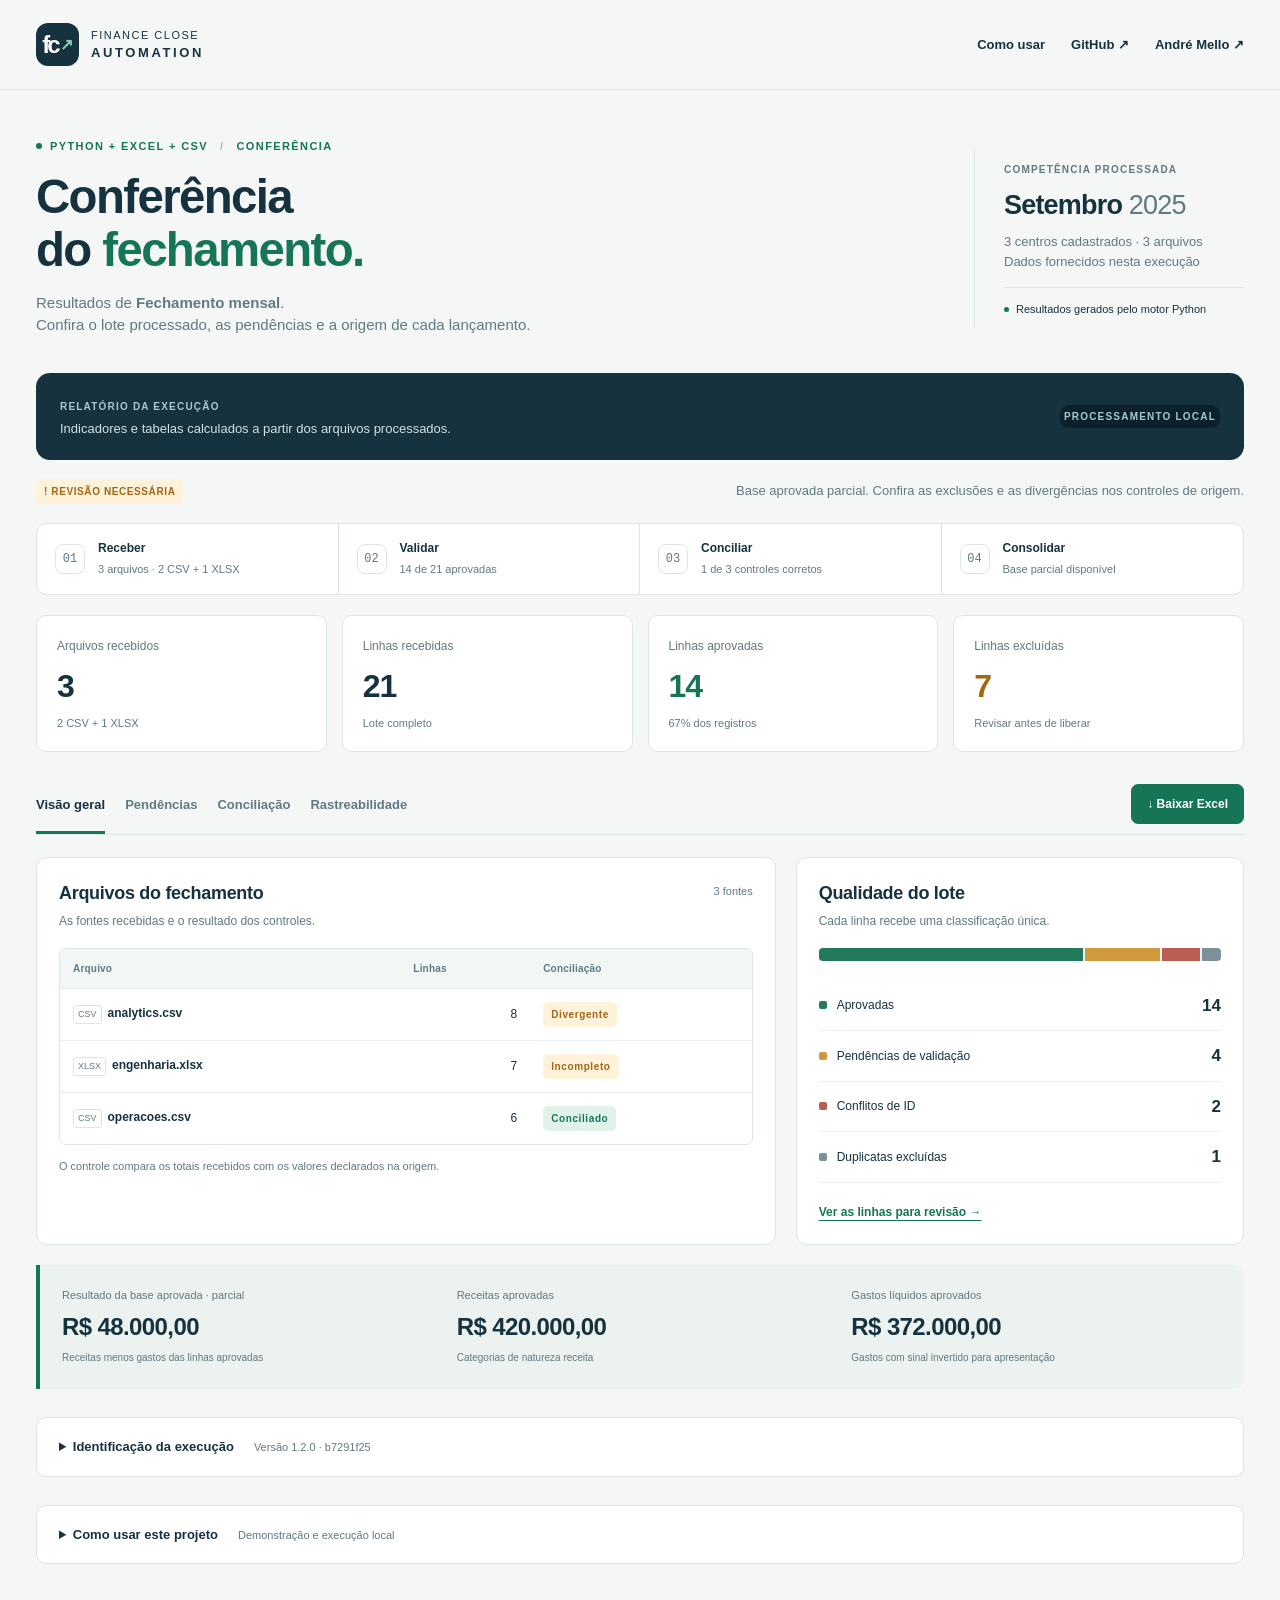
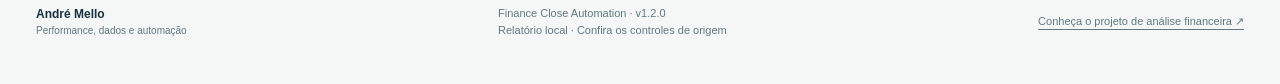
<file: examples/com-pendencias/relatorio.html>
<!doctype html>
<html lang="pt-BR">
<head>
  <meta charset="utf-8">
  <meta name="viewport" content="width=device-width, initial-scale=1">
  <meta name="description" content="Automação demonstrativa do fechamento mensal: qualidade de dados, conciliação e rastreabilidade com Python, Excel e CSV.">
  <title>Fechamento mensal</title>
  <style>:root{--ink:#17323f;--muted:#617982;--line:#dbe5e8;--paper:#f4f7f6;--green:#167557;--mint:#e1f2e9;--amber:#a46612;--amber-bg:#fff2db;--red:#b54842;--red-bg:#fceae7;--white:#fff;--blue:#256074}
*{box-sizing:border-box}html{scroll-behavior:smooth}body{margin:0;background:var(--paper);color:var(--ink);font-family:"Segoe UI",Arial,sans-serif;font-size:15px;line-height:1.5}button,input,select{font:inherit}button,a,input,select{touch-action:manipulation}button{cursor:pointer}a{color:inherit;text-underline-offset:4px}button:focus-visible,a:focus-visible,input:focus-visible,select:focus-visible,summary:focus-visible{outline:3px solid #458b97;outline-offset:4px}.skip{position:absolute;left:12px;top:-60px;background:var(--ink);color:white;padding:12px;z-index:20}.skip:focus{top:8px}.topbar{max-width:1344px;margin:auto;padding:23px 36px;display:flex;justify-content:space-between;align-items:center;border-bottom:1px solid var(--line);gap:20px}.brand{display:flex;align-items:center;gap:12px;font-size:11px;letter-spacing:1.5px}.brand b{display:block;letter-spacing:2.6px;font-size:13px}.brand-mark{display:flex;align-items:center;justify-content:center;width:43px;height:43px;border-radius:12px;background:var(--ink);color:white;font-size:24px;font-weight:600;letter-spacing:-3px}.brand-mark span{font-size:16px;color:#83d3b4;letter-spacing:0;padding-left:2px}.topbar nav{display:flex;gap:26px;font-size:13px;font-weight:600}.topbar a{text-decoration:none}main{max-width:1272px;margin:auto;padding:0 32px}.intro{display:grid;grid-template-columns:1fr 270px;gap:40px;padding:48px 0 36px;align-items:center}.eyebrow{display:flex;align-items:center;gap:8px;font-size:11px;font-weight:700;letter-spacing:1.4px;color:var(--green)}.eyebrow>span:first-child{height:6px;width:6px;border-radius:100%;background:var(--green)}.dot{margin:0 4px;color:#a1b8ba}h1{font-size:clamp(32px,3.7vw,48px);line-height:1.13;letter-spacing:-1.6px;margin:15px 0 15px;font-weight:650}h1 em{font-style:normal;color:var(--green)}.intro>div>p{margin:0;color:var(--muted);font-size:15px}.intro-note{border-left:1px solid var(--line);padding:10px 0 10px 29px}.mini-label{font-size:10px;letter-spacing:1.2px;font-weight:700;color:var(--muted)}.intro-note strong{display:block;font-size:27px;letter-spacing:-.8px;margin:5px 0}.intro-note strong span{font-weight:400;color:var(--muted)}.intro-note p{font-size:13px;color:var(--muted);margin:7px 0 16px}.note-line{font-size:11px;border-top:1px solid var(--line);padding-top:13px;display:flex;align-items:center;gap:7px}.small-dot{display:inline-block;height:5px;width:5px;border-radius:100%;background:var(--green)}.case-bar{display:flex;align-items:center;justify-content:space-between;gap:18px;padding:21px 24px;background:var(--ink);border-radius:14px;color:white}.case-bar .mini-label{color:#a8c7ce}.case-bar p{font-size:13px;margin:3px 0 0;color:#d0e0e2}.case-switch{display:flex;gap:5px;padding:4px;background:#0b222d;border-radius:9px;flex-shrink:0}.case-switch button{border:0;background:transparent;color:#aac0c7;border-radius:6px;padding:10px 14px;font-size:13px;font-weight:600}.case-switch button span{font-size:10px;opacity:.6;margin-left:13px}.case-switch button[aria-pressed=true]{background:#f4f8f6;color:var(--ink)}.case-status{display:flex;align-items:center;justify-content:space-between;gap:14px;margin:19px 0;font-size:13px}.case-status p{margin:0;color:var(--muted)}.pill{font-size:10px;font-weight:750;letter-spacing:.6px;border-radius:5px;padding:5px 8px;white-space:nowrap;display:inline-flex;align-items:center;gap:5px}.pill.ok{background:var(--mint);color:var(--green)}.pill.warn{background:var(--amber-bg);color:var(--amber)}.pill.error{background:var(--red-bg);color:var(--red)}.pill.neutral{background:#e9eff0;color:#526a76}.steps{display:grid;grid-template-columns:repeat(4,1fr);border:1px solid var(--line);border-radius:11px;background:white;overflow:hidden}.step{padding:15px 18px;border-right:1px solid var(--line);display:flex;align-items:center;gap:13px}.step:last-child{border-right:0}.step>span{border:1px solid var(--line);border-radius:8px;width:30px;height:30px;display:grid;place-items:center;flex-shrink:0;font-family:monospace;font-size:12px;color:var(--muted)}.step b{font-size:12px;display:block}.step small{font-size:11px;color:var(--muted)}.kpis{display:grid;grid-template-columns:repeat(4,1fr);gap:15px;margin:20px 0 29px}.kpi{background:white;border:1px solid var(--line);border-radius:10px;padding:18px 20px;position:relative}.kpi>span{color:var(--muted);font-size:12px}.kpi strong{display:block;font-size:32px;letter-spacing:-1px;font-weight:650;margin:5px 0 1px;font-variant-numeric:tabular-nums}.kpi small{font-size:11px;color:var(--muted)}.kpi .good{color:var(--green)}.kpi .warning{color:var(--amber)}.workspace-head{display:flex;align-items:center;justify-content:space-between;gap:16px;border-bottom:1px solid var(--line);margin-bottom:22px}.workspace-head>[role=tablist]{display:flex;gap:20px;min-width:0;overflow-x:auto;scrollbar-width:thin}.workspace-head [role=tab]{flex-shrink:0;background:none;border:0;border-bottom:3px solid transparent;color:var(--muted);font-size:13px;font-weight:600;padding:14px 0 16px}.workspace-head [aria-selected=true]{color:var(--ink);border-bottom-color:var(--green)}.button{display:inline-flex;justify-content:center;align-items:center;padding:10px 15px;gap:8px;border-radius:7px;text-decoration:none;border:1px solid var(--line);font-size:12px;font-weight:600;background:white;color:var(--ink);white-space:nowrap}.download{margin-bottom:7px;background:var(--green);border-color:var(--green);color:white}.grid{display:grid;grid-template-columns:minmax(0,1.65fr) minmax(0,1fr);gap:20px}.panel-card{min-width:0;background:white;border:1px solid var(--line);border-radius:11px;padding:22px}.panel-heading{display:flex;justify-content:space-between;gap:12px;align-items:flex-start;margin-bottom:18px}.panel-heading h2{margin:0 0 5px;font-size:18px;letter-spacing:-.3px;font-weight:650}.panel-heading p{margin:0;color:var(--muted);font-size:12px}.counter{font-size:11px;color:var(--muted);white-space:nowrap;padding-top:3px}.table-wrap{max-width:100%;overflow:auto;border:1px solid var(--line);border-radius:7px}table{width:100%;border-collapse:collapse;white-space:nowrap;text-align:left;font-size:12px}thead{background:#f2f6f5;color:var(--muted);font-size:10px;letter-spacing:.2px}th{padding:12px 13px;font-weight:650}td{padding:13px;border-top:1px solid #e9eeef}td.numeric,th.numeric{text-align:right;font-variant-numeric:tabular-nums}td.long{max-width:270px;white-space:normal;min-width:170px}td>small{display:block;color:var(--muted);font-size:10px}.file-name{font-weight:600;color:var(--ink)}.file-type{font-size:9px;border:1px solid var(--line);padding:2px 4px;display:inline-block;border-radius:3px;margin-right:6px;color:var(--muted)}.under-note{font-size:11px;color:var(--muted);margin:13px 0 0}.composition{display:flex;gap:2px;height:13px;border-radius:4px;overflow:hidden;margin:18px 0 20px;background:#eef2f2}.composition span{min-width:0}.issue-row{display:flex;gap:10px;align-items:center;border-bottom:1px solid #edf1f2;padding:12px 0}.issue-row>span{width:8px;height:8px;border-radius:2px;flex-shrink:0}.issue-row div{flex:1;font-size:12px}.issue-row b{font-size:17px;font-variant-numeric:tabular-nums}.issue-row:last-of-type{margin-bottom:17px}.link-button{background:none;border:0;padding:0;color:var(--green);text-decoration:underline;text-underline-offset:4px;font-size:12px;font-weight:600}.bridge{margin-top:20px;display:grid;grid-template-columns:1fr 1fr 1fr;gap:24px;border-left:4px solid var(--green);padding:22px;background:#ebf2ef;border-radius:0 10px 10px 0}.bridge>div{min-width:0}.bridge span{font-size:11px;color:var(--muted);display:block}.bridge strong{font-size:clamp(18px,2.1vw,24px);letter-spacing:-.6px;font-variant-numeric:tabular-nums;display:block;margin-top:5px}.bridge small{font-size:10px;color:var(--muted)}.table-toolbar{display:flex;gap:10px;margin-bottom:16px;flex-wrap:wrap;align-items:end}.field{display:flex;flex-direction:column;gap:5px;font-size:10px;font-weight:650;color:var(--muted)}.field.grow{flex:1;min-width:160px}.field input,.field select{height:38px;padding:7px 10px;border:1px solid var(--line);background:white;border-radius:6px;color:var(--ink);font-size:12px;min-width:0}.field select{max-width:200px}.table-toolbar .button{height:38px}.empty{text-align:center;padding:28px;white-space:normal;color:var(--muted)}.control-note{background:#f2f6f4;border-radius:7px;padding:13px 15px;margin-top:17px;font-size:12px;color:var(--muted)}.source-hashes{display:grid;gap:10px;margin-top:19px;grid-template-columns:repeat(3,minmax(0,1fr))}.hash-box{background:#f3f6f5;padding:12px;border-radius:7px;min-width:0}.hash-box strong{display:block;font-size:11px;margin-bottom:5px}.hash-box code{font-size:9px;word-break:break-all;color:var(--muted)}.guide{background:white;border:1px solid var(--line);border-radius:10px;margin-top:28px;scroll-margin-top:20px}.guide summary{cursor:pointer;padding:19px 22px;font-size:13px;font-weight:650}.guide-hint{font-weight:400;font-size:11px;color:var(--muted);margin-left:20px}.guide-body{padding:3px 22px 22px;display:grid;gap:30px;grid-template-columns:1fr 1.5fr 1fr}.guide h3{font-size:14px;margin:7px 0}.guide p{font-size:12px;color:var(--muted)}.step-no{font:11px monospace;color:var(--green)}pre{white-space:pre-wrap;overflow-wrap:anywhere;font-size:10px;line-height:1.8;background:#f0f5f3;border:1px solid var(--line);padding:12px;border-radius:6px}.muted{color:var(--muted)}footer{padding:30px 0 35px;display:flex;align-items:center;justify-content:space-between;gap:25px;font-size:11px;color:var(--muted)}footer strong{display:block;color:var(--ink);font-size:12px}footer span{display:block;font-size:10px}footer a{font-size:11px}#panel{outline-offset:5px}.small{font-size:11px}
@media(max-width:900px){.intro{grid-template-columns:1fr 230px}.intro-note{padding-left:20px}.step{padding:12px;gap:9px}.steps small{font-size:10px}.grid{grid-template-columns:1fr}.case-bar{padding:19px}.bridge strong{font-size:21px}.guide-body{grid-template-columns:1fr 1fr}.guide-body>div:last-child{grid-column:1/-1}.workspace-head>[role=tablist]{gap:17px}.kpi{padding:15px}}
@media(max-width:620px){.topbar{padding:16px 20px;gap:12px}.topbar nav{gap:13px;font-size:11px}.topbar nav a:first-child{display:none}.brand{font-size:8px;letter-spacing:1px;gap:8px}.brand b{font-size:10px;letter-spacing:1.5px}.brand-mark{width:33px;height:33px;font-size:20px;border-radius:9px}.brand-mark span{font-size:12px}main{padding:0 18px}.intro{grid-template-columns:1fr;gap:22px;padding:29px 0 24px}.intro-note{border-left:0;border-top:1px solid var(--line);padding:16px 0 0;display:grid;grid-template-columns:1fr 1fr;align-items:center;gap:5px 15px}.intro-note .mini-label{grid-column:1/-1}.intro-note strong{font-size:22px;margin:2px 0}.intro-note p{font-size:11px;margin:0}.note-line{grid-column:1/-1;border:0;padding-top:8px;font-size:10px}h1{font-size:35px}.intro>div>p{font-size:13px}.eyebrow{font-size:9px;letter-spacing:1px}.case-bar{display:block;padding:17px;border-radius:10px}.case-bar p{font-size:11px}.case-switch{margin-top:14px;display:grid;grid-template-columns:1fr 1fr}.case-switch button{font-size:11px;padding:9px}.case-switch button span{margin-left:8px;font-size:9px}.case-status{align-items:flex-start;font-size:11px;gap:10px}.case-status p{max-width:60%}.case-status .pill{font-size:9px}.steps{grid-template-columns:1fr 1fr}.step{padding:12px 10px;gap:9px}.step:nth-child(2){border-right:0}.step:nth-child(-n+2){border-bottom:1px solid var(--line)}.step b{font-size:11px}.step>span{width:26px;height:26px;font-size:10px}.kpis{grid-template-columns:1fr 1fr;gap:10px;margin:14px 0 20px}.kpi{padding:13px 14px}.kpi>span{font-size:10px}.kpi strong{font-size:27px;margin:3px 0}.kpi small{font-size:10px}.workspace-head{display:block;margin-bottom:15px}.workspace-head>[role=tablist]{gap:18px}.workspace-head [role=tab]{font-size:11px;padding-bottom:13px}.download{width:100%;margin:12px 0}.panel-card{padding:17px 14px;border-radius:9px}.panel-heading h2{font-size:16px}.panel-heading p{font-size:11px}.panel-heading{gap:8px;margin-bottom:14px}.counter{font-size:10px}.bridge{grid-template-columns:1fr;gap:15px;padding:19px}.bridge strong{font-size:23px}.bridge>div+div{padding-top:12px;border-top:1px solid #d4e2da}.source-hashes{grid-template-columns:1fr}.table-toolbar{gap:9px}.field.grow{flex-basis:100%}.field{flex:1;min-width:0}.field select{width:100%;max-width:100%}.table-toolbar .button{flex-basis:100%}.guide summary{padding:17px 14px;font-size:12px}.guide-hint{display:block;margin:4px 0 0 15px;font-size:10px}.guide-body{grid-template-columns:1fr;padding:0 16px 16px;gap:20px}.guide-body>div:last-child{grid-column:auto}footer{flex-wrap:wrap;gap:14px;padding:24px 0}footer p{margin:0;font-size:10px}footer>a{flex-basis:100%}}
.audit-body{padding:5px 22px 22px;overflow-wrap:anywhere}.audit-grid{display:grid;grid-template-columns:repeat(auto-fit,minmax(220px,1fr));gap:18px;margin:12px 0 18px}.audit-grid code{display:block;font:11px/1.6 Consolas,monospace;overflow-wrap:anywhere;color:var(--muted);margin-top:6px}.audit-grid small{display:block;font-size:11px;color:var(--muted)}.audit-body .hash-box{border-bottom:1px solid var(--line);padding:12px 0}.audit-body h3{font-size:14px}.audit-body p{font-size:12px;color:var(--muted)}small.action{display:block;border-left:2px solid #b9d8c9;padding:7px 0 0 9px;margin-top:9px;color:var(--ink);font-size:11px;line-height:1.55}.comparison-section{margin-top:24px}.comparison-warning{background:var(--amber-bg);border-left:3px solid var(--amber);padding:14px 18px;margin-bottom:12px;border-radius:5px;font-size:12px}.comparison-warning b{font-size:10px;letter-spacing:.6px}.comparison-warning p{margin:5px 0 0}.comparison-entry+.comparison-entry{border-top:1px dashed var(--line);padding-top:8px;margin-top:8px}.comparison-entry b{font-size:10px;display:block}.comparison-entry>span{display:block;font-size:12px}.comparison-entry small{max-width:230px}.comparison-section td:first-child .pill{margin-top:8px}.comparison-section .long{max-width:220px}.comparison-section{scroll-margin-top:20px}
@media(max-width:620px){.audit-body{padding:4px 14px 16px}.audit-grid{grid-template-columns:minmax(0,1fr)}.comparison-warning{padding:12px}.comparison-section .panel-heading{display:block}.comparison-section .counter{display:block;margin-top:9px}}
@media(prefers-reduced-motion:reduce){html{scroll-behavior:auto}}
</style>
</head>
<body>
<a class="skip" href="#panel">Ir para o relatório</a>
<header class="topbar"><div class="brand"><span class="brand-mark" aria-hidden="true">fc<span>↗</span></span><span>FINANCE CLOSE <b>AUTOMATION</b></span></div><nav aria-label="Links do projeto"><a href="#como-usar">Como usar</a><a href="https://github.com/andremellotech/finance-close-automation">GitHub ↗</a><a href="https://www.linkedin.com/in/aamello/">André Mello ↗</a></nav></header>
<main>
  <section class="intro" aria-labelledby="page-title"><div><div class="eyebrow"><span></span> PYTHON + EXCEL + CSV <span class="dot">/</span> CONFERÊNCIA</div><h1 id="page-title">Conferência<br>do <em>fechamento.</em></h1><p>Resultados de <strong>Fechamento mensal</strong>.<br>Confira o lote processado, as pendências e a origem de cada lançamento.</p></div><aside class="intro-note"><span class="mini-label">COMPETÊNCIA PROCESSADA</span><strong>Setembro <span>2025</span></strong><p>3 centros cadastrados · 3 arquivos<br>Dados fornecidos nesta execução</p><div class="note-line"><span class="small-dot"></span> Resultados gerados pelo motor Python</div></aside></section>
  <section class="case-bar" aria-label="Contexto do relatório"><div><span class="mini-label">RELATÓRIO DA EXECUÇÃO</span><p>Indicadores e tabelas calculados a partir dos arquivos processados.</p></div><div class="case-switch" role="group" aria-label="Exemplo demonstrativo"><span class="mini-label">PROCESSAMENTO LOCAL</span></div></section>
  
  <div id="case-status" class="case-status" aria-live="polite"></div>
  <section id="steps" class="steps" aria-label="Etapas do fechamento"></section>
  <section id="kpis" class="kpis" aria-label="Indicadores do lote"></section>
  <div class="workspace-head"><div role="tablist" aria-label="Perspectivas do fechamento"><button id="tab-overview" type="button" role="tab" aria-controls="panel" aria-selected="true" data-view="overview">Visão geral</button><button id="tab-issues" type="button" role="tab" aria-controls="panel" aria-selected="false" data-view="issues">Pendências</button><button id="tab-controls" type="button" role="tab" aria-controls="panel" aria-selected="false" data-view="controls">Conciliação</button><button id="tab-trace" type="button" role="tab" aria-controls="panel" aria-selected="false" data-view="trace">Rastreabilidade</button></div><a class="button download" id="excel-download" href="fechamento.xlsx" download>↓ Baixar Excel</a></div>
  <section id="panel" role="tabpanel" aria-labelledby="tab-overview" tabindex="0"></section>
  <details id="execution-meta" class="guide"></details>
  <details id="como-usar" class="guide"><summary><span>Como usar este projeto</span><span class="guide-hint">Demonstração e execução local</span></summary><div class="guide-body"><div><span class="step-no">01</span><h3>Explore os resultados</h3><p>Percorra as quatro perspectivas. Os filtros alteram as tabelas; os indicadores descrevem o lote completo.</p></div><div><span class="step-no">02</span><h3>Execute a rotina</h3><p>No projeto extraído, instale as dependências e execute o comando abaixo. Use uma pasta de saída vazia.</p><pre>python -m pip install -r requirements.txt
python -m finance_close run --input sample-input/validado --controls config/controle.csv --period 2025-09 --output local-output/meu-fechamento</pre></div><div><span class="step-no">03</span><h3>Confira as entregas</h3><p>A rotina gera base aprovada, pendências, conciliação, rastreabilidade, JSON, Excel e HTML. O retorno 0 indica validado; 2 indica pendências; 1 indica erro na execução.</p><p class="muted">Este HTML contém os dados desta execução. Para conferir outro lote, execute a rotina novamente. Compartilhe o relatório somente com quem pode acessar esses dados.</p></div></div></details>
  <footer><div><strong>André Mello</strong><span>Performance, dados e automação</span></div><p>Finance Close Automation · v1.2.0<br>Relatório local · Confira os controles de origem</p><a href="https://github.com/andremellotech/financial-performance-analytics">Conheça o projeto de análise financeira ↗</a></footer>
</main>
<script type="application/json" id="demo-data">{"execucao":{"competencia":"2025-09","liberado":false,"resumo":{"arquivos":3,"recebidas":21,"aprovadas":14,"pendentes":4,"duplicadas":1,"conflitos":2,"excluidas":7,"valores_nao_quantificaveis":1,"total_recebido_centavos":53722550,"total_aprovado_centavos":4800000,"total_excluido_centavos":48922550,"receitas_centavos":42000000,"gastos_centavos":37200000},"linhas":[{"registro_id":"ANA-001","data_competencia":"2025-09-15","centro_custo":"ANA","categoria":"REV","descricao":"Receita — exemplo fictício","valor_brl":"200000.00","campos_origem":{"registro_id":"ANA-001","data_competencia":"2025-09-15","centro_custo":"ANA","categoria":"REV","descricao":"Receita — exemplo fictício","valor_brl":"200000.00"},"_input_errors":[],"_valor_formato_invalido":false,"arquivo":"analytics.csv","aba":"CSV","linha":2,"_formula":false,"_excel_errors":[],"erros":[],"status":"APROVADO","valor_centavos":20000000,"orientacoes":[]},{"registro_id":"ANA-002","data_competencia":"2025-09-15","centro_custo":"ANA","categoria":"DIR","descricao":"Custos diretos — exemplo fictício","valor_brl":"-50000.00","campos_origem":{"registro_id":"ANA-002","data_competencia":"2025-09-15","centro_custo":"ANA","categoria":"DIR","descricao":"Custos diretos — exemplo fictício","valor_brl":"-50000.00"},"_input_errors":[],"_valor_formato_invalido":false,"arquivo":"analytics.csv","aba":"CSV","linha":3,"_formula":false,"_excel_errors":[],"erros":[],"status":"APROVADO","valor_centavos":-5000000,"orientacoes":[]},{"registro_id":"ANA-003","data_competencia":"2025-09-15","centro_custo":"XYZ","categoria":"PES","descricao":"Pessoal — exemplo fictício","valor_brl":"-60000.00","campos_origem":{"registro_id":"ANA-003","data_competencia":"2025-09-15","centro_custo":"XYZ","categoria":"PES","descricao":"Pessoal — exemplo fictício","valor_brl":"-60000.00"},"_input_errors":[],"_valor_formato_invalido":false,"arquivo":"analytics.csv","aba":"CSV","linha":4,"_formula":false,"_excel_errors":[],"erros":["CENTRO_DESCONHECIDO"],"status":"PENDENTE","valor_centavos":-6000000,"orientacoes":[{"codigo":"CENTRO_DESCONHECIDO","problema":"Centro de custo não cadastrado","acao":"Confira o cadastro e o centro informado na origem; corrija o lançamento ou inclua um centro válido no catálogo."}]},{"registro_id":"ANA-004","data_competencia":"2025-09-15","centro_custo":"ANA","categoria":"TEC","descricao":"Tecnologia — exemplo fictício","valor_brl":"-15000.00","campos_origem":{"registro_id":"ANA-004","data_competencia":"2025-09-15","centro_custo":"ANA","categoria":"TEC","descricao":"Tecnologia — exemplo fictício","valor_brl":"-15000.00"},"_input_errors":[],"_valor_formato_invalido":false,"arquivo":"analytics.csv","aba":"CSV","linha":5,"_formula":false,"_excel_errors":[],"erros":[],"status":"APROVADO","valor_centavos":-1500000,"orientacoes":[]},{"registro_id":"ANA-005","data_competencia":"2025-09-15","centro_custo":"ANA","categoria":"COM","descricao":"Comercial — exemplo fictício","valor_brl":"-8000.00","campos_origem":{"registro_id":"ANA-005","data_competencia":"2025-09-15","centro_custo":"ANA","categoria":"COM","descricao":"Comercial — exemplo fictício","valor_brl":"-8000.00"},"_input_errors":[],"_valor_formato_invalido":false,"arquivo":"analytics.csv","aba":"CSV","linha":6,"_formula":false,"_excel_errors":[],"erros":[],"status":"APROVADO","valor_centavos":-800000,"orientacoes":[]},{"registro_id":"ANA-006","data_competencia":"2025-09-15","centro_custo":"ANA","categoria":"ADM","descricao":"Administrativo — exemplo fictício","valor_brl":"-7000.00","campos_origem":{"registro_id":"ANA-006","data_competencia":"2025-09-15","centro_custo":"ANA","categoria":"ADM","descricao":"Administrativo — exemplo fictício","valor_brl":"-7000.00"},"_input_errors":[],"_valor_formato_invalido":false,"arquivo":"analytics.csv","aba":"CSV","linha":7,"_formula":false,"_excel_errors":[],"erros":[],"status":"APROVADO","valor_centavos":-700000,"orientacoes":[]},{"registro_id":"","data_competencia":"2025-09-15","centro_custo":"ANA","categoria":"REV","descricao":"Receita — exemplo fictício","valor_brl":"125.50","campos_origem":{"registro_id":"","data_competencia":"2025-09-15","centro_custo":"ANA","categoria":"REV","descricao":"Receita — exemplo fictício","valor_brl":"125.50"},"_input_errors":[],"_valor_formato_invalido":false,"arquivo":"analytics.csv","aba":"CSV","linha":8,"_formula":false,"_excel_errors":[],"erros":["CAMPO_VAZIO:registro_id"],"status":"PENDENTE","valor_centavos":12550,"orientacoes":[{"codigo":"CAMPO_VAZIO:registro_id","problema":"Campo obrigatório vazio: registro_id","acao":"Preencha registro_id com a informação conferida na origem. Consulte o mapeamento do perfil para localizar sua coluna."}]},{"registro_id":"ANA-001","data_competencia":"2025-09-15","centro_custo":"ANA","categoria":"REV","descricao":"Receita — exemplo fictício","valor_brl":"200000.00","campos_origem":{"registro_id":"ANA-001","data_competencia":"2025-09-15","centro_custo":"ANA","categoria":"REV","descricao":"Receita — exemplo fictício","valor_brl":"200000.00"},"_input_errors":[],"_valor_formato_invalido":false,"arquivo":"analytics.csv","aba":"CSV","linha":9,"_formula":false,"_excel_errors":[],"erros":["DUPLICATA_EXATA"],"status":"DUPLICADO","valor_centavos":20000000,"orientacoes":[{"codigo":"DUPLICATA_EXATA","problema":"Repetição exata do lançamento","acao":"Confirme se houve reenvio duplicado e elimine a repetição na origem somente após a conferência."}]},{"registro_id":"ENG-001","data_competencia":"2025-09-15","centro_custo":"ENG","categoria":"REV","descricao":"Receita — exemplo fictício","valor_brl":"180000","campos_origem":{"registro_id":"ENG-001","data_competencia":"2025-09-15T00:00:00","centro_custo":"ENG","categoria":"REV","descricao":"Receita — exemplo fictício","valor_brl":"180000"},"_input_errors":[],"_valor_formato_invalido":false,"arquivo":"engenharia.xlsx","aba":"Lancamentos","linha":2,"_formula":false,"_excel_errors":[],"erros":["CONFLITO_ID"],"status":"CONFLITO","valor_centavos":18000000,"orientacoes":[{"codigo":"CONFLITO_ID","problema":"Mesmo ID com campos diferentes","acao":"Confira todas as versões desse ID na origem e resolva o conflito. Nenhuma versão é escolhida automaticamente."}]},{"registro_id":"ENG-002","data_competencia":"2025-09-15","centro_custo":"ENG","categoria":"DIR","descricao":"Custos diretos — exemplo fictício","valor_brl":"-60000","campos_origem":{"registro_id":"ENG-002","data_competencia":"2025-09-15T00:00:00","centro_custo":"ENG","categoria":"DIR","descricao":"Custos diretos — exemplo fictício","valor_brl":"-60000"},"_input_errors":[],"_valor_formato_invalido":false,"arquivo":"engenharia.xlsx","aba":"Lancamentos","linha":3,"_formula":false,"_excel_errors":[],"erros":[],"status":"APROVADO","valor_centavos":-6000000,"orientacoes":[]},{"registro_id":"ENG-003","data_competencia":"2025-09-15","centro_custo":"ENG","categoria":"PES","descricao":"Pessoal — exemplo fictício","valor_brl":"-55000","campos_origem":{"registro_id":"ENG-003","data_competencia":"2025-09-15T00:00:00","centro_custo":"ENG","categoria":"PES","descricao":"Pessoal — exemplo fictício","valor_brl":"-55000"},"_input_errors":[],"_valor_formato_invalido":false,"arquivo":"engenharia.xlsx","aba":"Lancamentos","linha":4,"_formula":false,"_excel_errors":[],"erros":[],"status":"APROVADO","valor_centavos":-5500000,"orientacoes":[]},{"registro_id":"ENG-004","data_competencia":"2025-09-15","centro_custo":"ENG","categoria":"TEC","descricao":"Tecnologia — exemplo fictício","valor_brl":"valor inválido","campos_origem":{"registro_id":"ENG-004","data_competencia":"2025-09-15T00:00:00","centro_custo":"ENG","categoria":"TEC","descricao":"Tecnologia — exemplo fictício","valor_brl":"valor inválido"},"_input_errors":[],"_valor_formato_invalido":true,"arquivo":"engenharia.xlsx","aba":"Lancamentos","linha":5,"_formula":false,"_excel_errors":[],"erros":["VALOR_INVALIDO"],"status":"PENDENTE","valor_centavos":null,"orientacoes":[{"codigo":"VALOR_INVALIDO","problema":"Valor não quantificável","acao":"Confira o valor na fonte e os separadores decimal/milhar do perfil. Use número com até duas casas; não substitua um valor desconhecido por zero."}]},{"registro_id":"ENG-005","data_competencia":"2025-09-15","centro_custo":"ENG","categoria":"COM","descricao":"Comercial — exemplo fictício","valor_brl":"-9000","campos_origem":{"registro_id":"ENG-005","data_competencia":"2025-09-15T00:00:00","centro_custo":"ENG","categoria":"COM","descricao":"Comercial — exemplo fictício","valor_brl":"-9000"},"_input_errors":[],"_valor_formato_invalido":false,"arquivo":"engenharia.xlsx","aba":"Lancamentos","linha":6,"_formula":false,"_excel_errors":[],"erros":[],"status":"APROVADO","valor_centavos":-900000,"orientacoes":[]},{"registro_id":"ENG-006","data_competencia":"2025-09-15","centro_custo":"ENG","categoria":"ADM","descricao":"Administrativo — exemplo fictício","valor_brl":"-4000","campos_origem":{"registro_id":"ENG-006","data_competencia":"2025-09-15T00:00:00","centro_custo":"ENG","categoria":"ADM","descricao":"Administrativo — exemplo fictício","valor_brl":"-4000"},"_input_errors":[],"_valor_formato_invalido":false,"arquivo":"engenharia.xlsx","aba":"Lancamentos","linha":7,"_formula":false,"_excel_errors":[],"erros":[],"status":"APROVADO","valor_centavos":-400000,"orientacoes":[]},{"registro_id":"ENG-001","data_competencia":"2025-09-15","centro_custo":"ENG","categoria":"REV","descricao":"Receita — exemplo fictício","valor_brl":"180100","campos_origem":{"registro_id":"ENG-001","data_competencia":"2025-09-15T00:00:00","centro_custo":"ENG","categoria":"REV","descricao":"Receita — exemplo fictício","valor_brl":"180100"},"_input_errors":[],"_valor_formato_invalido":false,"arquivo":"engenharia.xlsx","aba":"Lancamentos","linha":8,"_formula":false,"_excel_errors":[],"erros":["CONFLITO_ID"],"status":"CONFLITO","valor_centavos":18010000,"orientacoes":[{"codigo":"CONFLITO_ID","problema":"Mesmo ID com campos diferentes","acao":"Confira todas as versões desse ID na origem e resolva o conflito. Nenhuma versão é escolhida automaticamente."}]},{"registro_id":"OPS-001","data_competencia":"2025-09-15","centro_custo":"OPS","categoria":"REV","descricao":"Receita — exemplo fictício","valor_brl":"220000.00","campos_origem":{"registro_id":"OPS-001","data_competencia":"2025-09-15","centro_custo":"OPS","categoria":"REV","descricao":"Receita — exemplo fictício","valor_brl":"220000.00"},"_input_errors":[],"_valor_formato_invalido":false,"arquivo":"operacoes.csv","aba":"CSV","linha":2,"_formula":false,"_excel_errors":[],"erros":[],"status":"APROVADO","valor_centavos":22000000,"orientacoes":[]},{"registro_id":"OPS-002","data_competencia":"2025-09-15","centro_custo":"OPS","categoria":"DIR","descricao":"Custos diretos — exemplo fictício","valor_brl":"-75000.00","campos_origem":{"registro_id":"OPS-002","data_competencia":"2025-09-15","centro_custo":"OPS","categoria":"DIR","descricao":"Custos diretos — exemplo fictício","valor_brl":"-75000.00"},"_input_errors":[],"_valor_formato_invalido":false,"arquivo":"operacoes.csv","aba":"CSV","linha":3,"_formula":false,"_excel_errors":[],"erros":[],"status":"APROVADO","valor_centavos":-7500000,"orientacoes":[]},{"registro_id":"OPS-003","data_competencia":"2025-09-15","centro_custo":"OPS","categoria":"PES","descricao":"Pessoal — exemplo fictício","valor_brl":"-70000.00","campos_origem":{"registro_id":"OPS-003","data_competencia":"2025-09-15","centro_custo":"OPS","categoria":"PES","descricao":"Pessoal — exemplo fictício","valor_brl":"-70000.00"},"_input_errors":[],"_valor_formato_invalido":false,"arquivo":"operacoes.csv","aba":"CSV","linha":4,"_formula":false,"_excel_errors":[],"erros":[],"status":"APROVADO","valor_centavos":-7000000,"orientacoes":[]},{"registro_id":"OPS-004","data_competencia":"2025-09-15","centro_custo":"OPS","categoria":"TEC","descricao":"Tecnologia — exemplo fictício","valor_brl":"-14000.00","campos_origem":{"registro_id":"OPS-004","data_competencia":"2025-09-15","centro_custo":"OPS","categoria":"TEC","descricao":"Tecnologia — exemplo fictício","valor_brl":"-14000.00"},"_input_errors":[],"_valor_formato_invalido":false,"arquivo":"operacoes.csv","aba":"CSV","linha":5,"_formula":false,"_excel_errors":[],"erros":[],"status":"APROVADO","valor_centavos":-1400000,"orientacoes":[]},{"registro_id":"OPS-005","data_competencia":"2025-08-15","centro_custo":"OPS","categoria":"COM","descricao":"Comercial — exemplo fictício","valor_brl":"-11000.00","campos_origem":{"registro_id":"OPS-005","data_competencia":"2025-08-15","centro_custo":"OPS","categoria":"COM","descricao":"Comercial — exemplo fictício","valor_brl":"-11000.00"},"_input_errors":[],"_valor_formato_invalido":false,"arquivo":"operacoes.csv","aba":"CSV","linha":6,"_formula":false,"_excel_errors":[],"erros":["FORA_COMPETENCIA"],"status":"PENDENTE","valor_centavos":-1100000,"orientacoes":[{"codigo":"FORA_COMPETENCIA","problema":"Lançamento fora da competência","acao":"Confirme a qual mês o lançamento pertence. Não altere a data apenas para passar na regra; separe o lote correto ou informe a competência adequada."}]},{"registro_id":"OPS-006","data_competencia":"2025-09-15","centro_custo":"OPS","categoria":"ADM","descricao":"Administrativo — exemplo fictício","valor_brl":"-5000.00","campos_origem":{"registro_id":"OPS-006","data_competencia":"2025-09-15","centro_custo":"OPS","categoria":"ADM","descricao":"Administrativo — exemplo fictício","valor_brl":"-5000.00"},"_input_errors":[],"_valor_formato_invalido":false,"arquivo":"operacoes.csv","aba":"CSV","linha":7,"_formula":false,"_excel_errors":[],"erros":[],"status":"APROVADO","valor_centavos":-500000,"orientacoes":[]}],"conciliacao":[{"arquivo":"analytics.csv","linhas_recebidas":8,"linhas_esperadas":6,"total_recebido_centavos":26012550,"total_esperado_centavos":6000000,"valores_nao_quantificaveis":0,"diferenca_centavos":20012550,"status":"DIVERGENTE"},{"arquivo":"engenharia.xlsx","linhas_recebidas":7,"linhas_esperadas":6,"total_recebido_centavos":23210000,"total_esperado_centavos":4000000,"valores_nao_quantificaveis":1,"diferenca_centavos":null,"status":"INCOMPLETO"},{"arquivo":"operacoes.csv","linhas_recebidas":6,"linhas_esperadas":6,"total_recebido_centavos":4500000,"total_esperado_centavos":4500000,"valores_nao_quantificaveis":0,"diferenca_centavos":0,"status":"CONCILIADO"}],"fontes":{"analytics.csv":{"sha256":"819d4c4473af297b91a2916eb258c3dabce4b2cbdc400bbff051bde1f9707b26","bytes":624},"engenharia.xlsx":{"sha256":"293e09951d8b3f625d90f6b23ef0cff8a5137370493033447eb05e7230dc7442","bytes":6040},"operacoes.csv":{"sha256":"471af3ccf942bb621787835044039cd3d694fdb1eef1e7882b03585645b6e053","bytes":499}},"catalogo":{"centros":{"ANA":"Analytics","ENG":"Engenharia","OPS":"Operações"},"categorias":{"REV":{"nome":"Receita","natureza":"receita","sinal":"nao_negativo"},"DIR":{"nome":"Custos diretos","natureza":"gasto","sinal":"nao_positivo"},"PES":{"nome":"Pessoal","natureza":"gasto","sinal":"nao_positivo"},"TEC":{"nome":"Tecnologia","natureza":"gasto","sinal":"nao_positivo"},"COM":{"nome":"Comercial","natureza":"gasto","sinal":"nao_positivo"},"ADM":{"nome":"Administrativo","natureza":"gasto","sinal":"nao_positivo"}},"obrigatorios":["registro_id","data_competencia","centro_custo","categoria","descricao","valor_brl"]},"demonstrativo":true,"perfil_entrada":{"nome":"Fechamento mensal","entrada":{"separador":";","aba":"Lancamentos","colunas":{"registro_id":"registro_id","data_competencia":"data_competencia","centro_custo":"centro_custo","categoria":"categoria","descricao":"descricao","valor_brl":"valor_brl"},"formato_data":"iso","decimal":".","milhar":"","permitir_colunas_extras":false}},"schema_versao":1,"execucao":{"id":"b7291f25-603b-4a8e-a5a1-3b0654737a90","gerado_em_utc":"2026-10-14T18:18:42Z","versao_aplicacao":"1.2.0","versao_python":"3.12.14","configuracoes":{"catalogo_sha256":"dccd33d5340ae8f8a853e57c07c9cead295dee4615379770efba5dd94de36d5a","perfil_sha256":"a33a11f79784d9296e6b0ef1b27ed27ceb99385636c438c51a19e9d1e07d51f4","controle_sha256":"86b5745da063f135d91af18768c2ff23a703d0604546c4cf793c30af4aaad6ec"}}}}</script>
<script type="application/json" id="report-context">{"mode":"run","title":"Fechamento mensal","excelPaths":{"execucao":"fechamento.xlsx"},"manifestPaths":{"execucao":"execucao.json"}}</script>
<script>"use strict";
const datasets = JSON.parse(document.getElementById("demo-data").textContent);
const reportContext = JSON.parse(document.getElementById('report-context').textContent);
let caseKey = Object.keys(datasets)[0];
let view = "overview";
let query = "";
let statusFilter = "";
let areaFilter = "";
const $ = selector => document.querySelector(selector);
const esc = value => String(value ?? "—").replace(/[&<>"']/g, c => ({"&":"&amp;","<":"&lt;",">":"&gt;",'"':"&quot;","'":"&#39;"}[c]));
const brl = value => value == null ? "—" : new Intl.NumberFormat("pt-BR", {style:"currency",currency:"BRL"}).format(value / 100);
const labels = {APROVADO:"Aprovado", PENDENTE:"Pendente", DUPLICADO:"Duplicado", CONFLITO:"Conflito de ID", CONCILIADO:"Conciliado", DIVERGENTE:"Divergente", INCOMPLETO:"Incompleto", SEM_CONTROLE:"Sem controle", ARQUIVO_AUSENTE:"Arquivo ausente", VAZIO:"Vazio"};
const errors = {CENTRO_DESCONHECIDO:"Centro de custo desconhecido", CATEGORIA_DESCONHECIDA:"Categoria desconhecida", VALOR_INVALIDO:"Valor não numérico ou diferente do formato configurado", DATA_INVALIDA:"Data inválida", DATA_FORMATO_INVALIDO:"Data diferente do formato configurado", FORA_COMPETENCIA:"Fora da competência", SINAL_INCOMPATIVEL:"Sinal incompatível com a categoria", DUPLICATA_EXATA:"Repetição exata do lançamento", CONFLITO_ID:"Mesmo ID com campos diferentes", FORMULA_NAO_ACEITA:"Fórmula na entrada Excel"};
const reason = code => code.startsWith("CAMPO_VAZIO:") ? `Campo vazio: ${code.split(":")[1]}` : errors[code] || code;
const kind = status => ["APROVADO","CONCILIADO"].includes(status) ? "ok" : status === "CONFLITO" ? "error" : status === "DUPLICADO" ? "neutral" : "warn";
const pill = status => `<span class="pill ${kind(status)}">${esc(labels[status] || status)}</span>`;
const fileName = name => `<span class="file-type">${esc(name.split(".").pop().toUpperCase())}</span><span class="file-name">${esc(name)}</span>`;
const data = () => datasets[caseKey];
const counted = (n, singular, plural) => `${n} ${n === 1 ? singular : plural}`;

function heading(title, description, counter = "") {
  return `<div class="panel-heading"><div><h2>${title}</h2><p>${description}</p></div>${counter ? `<span class="counter">${counter}</span>` : ""}</div>`;
}
function wrapTable(headers, rows, empty = "Nenhuma linha nesta seleção.") {
  return `<div class="table-wrap"><table><thead><tr>${headers.map(h => `<th scope="col">${h}</th>`).join("")}</tr></thead><tbody>${rows.length ? rows.join("") : `<tr><td class="empty" colspan="${headers.length}">${empty}</td></tr>`}</tbody></table></div>`;
}
function updateTop() {
  const d = data(), s = d.resumo;
  const formatCounts = Object.keys(d.fontes).reduce((counts,name)=>{const type=name.split('.').pop().toUpperCase();counts[type]=(counts[type]||0)+1;return counts;},{});
  const formatNote = Object.entries(formatCounts).map(([type,count])=>`${count} ${type}`).join(' + ') || 'Sem fontes registradas';
  $("#case-status").innerHTML = `<span class="pill ${d.liberado ? "ok" : "warn"}">${d.liberado ? "✓ LOTE VALIDADO" : "! REVISÃO NECESSÁRIA"}</span><p>${d.liberado ? "Os registros e controles passaram nas regras configuradas. Confira também a origem dos dados." : "Base aprovada parcial. Confira as exclusões e as divergências nos controles de origem."}</p>`;
  const phases = [["Receber",`${counted(s.arquivos,'arquivo','arquivos')} · ${formatNote}`],["Validar",`${s.aprovadas} de ${s.recebidas} aprovadas`],["Conciliar",`${d.conciliacao.filter(c=>c.status==="CONCILIADO").length} de ${counted(d.conciliacao.length,'controle correto','controles corretos')}`],["Consolidar", d.liberado ? "Base validada disponível" : "Base parcial disponível"]];
  $("#steps").innerHTML = phases.map(([title,note],i)=>`<div class="step"><span>0${i+1}</span><div><b>${title}</b><small>${esc(note)}</small></div></div>`).join("");
  const cards = [["Arquivos recebidos",s.arquivos,formatNote,""],["Linhas recebidas",s.recebidas,"Lote completo",""],["Linhas aprovadas",s.aprovadas,`${Math.round(s.aprovadas / Math.max(1,s.recebidas)*100)}% dos registros`,"good"],["Linhas excluídas",s.excluidas,s.excluidas ? "Revisar antes de liberar" : "Nenhuma pendência",s.excluidas ? "warning" : "good"]];
  $("#kpis").innerHTML = cards.map(([title,value,note,color])=>`<div class="kpi"><span>${title}</span><strong class="${color}">${value}</strong><small>${note}</small></div>`).join("");
  $("#excel-download").href = reportContext.excelPaths[caseKey];
  const execution = d.execucao;
  $('#execution-meta').innerHTML = execution ? `<summary><span>Identificação da execução</span><span class="guide-hint">Versão ${esc(execution.versao_aplicacao)} · ${esc(execution.id.slice(0,8))}</span></summary><div class="audit-body"><div class="audit-grid"><div><span class="mini-label">ID DA EXECUÇÃO</span><code>${esc(execution.id)}</code></div><div><span class="mini-label">GERADO EM UTC</span><code>${esc(execution.gerado_em_utc)}</code></div><div><span class="mini-label">AMBIENTE</span><code>Programa ${esc(execution.versao_aplicacao)} · Python ${esc(execution.versao_python)}</code></div></div><h3>Configurações efetivas · SHA-256</h3>${Object.entries(execution.configuracoes).map(([name,value])=>`<div class="hash-box"><strong>${esc(name)}</strong><code>${esc(value || 'Não informado')}</code></div>`).join('')}<p>Os hashes identificam as configurações usadas; não são assinatura ou garantia de autenticidade. Os hashes das fontes estão em Rastreabilidade.</p><a class="button" href="${esc(reportContext.manifestPaths[caseKey])}" download>↓ Baixar identificação JSON</a></div>` : '<summary>Execução sem identificação registrada</summary>';
  document.querySelectorAll("[data-case]").forEach(b=>b.setAttribute("aria-pressed",String(b.dataset.case === caseKey)));
}
function overview() {
  const d = data(), s = d.resumo;
  const files = d.conciliacao.map(c=>`<tr><td>${fileName(c.arquivo)}</td><td class="numeric">${c.linhas_recebidas}</td><td>${pill(c.status)}</td></tr>`);
  const types = [["Aprovadas",s.aprovadas,"#237a5b"],["Pendências de validação",s.pendentes,"#cf9a3c"],["Conflitos de ID",s.conflitos,"#b85f52"],["Duplicatas excluídas",s.duplicadas,"#7c9197"]];
  return `<div class="grid"><article class="panel-card">${heading("Arquivos do fechamento","As fontes recebidas e o resultado dos controles.",counted(s.arquivos,"fonte","fontes"))}${wrapTable(["Arquivo","Linhas","Conciliação"],files)}<p class="under-note">O controle compara os totais recebidos com os valores declarados na origem.</p></article><article class="panel-card">${heading("Qualidade do lote","Cada linha recebe uma classificação única.")}<div class="composition" aria-label="Distribuição das classificações">${types.map(([name,count,color])=>`<span title="${name}: ${count}" style="width:${count/Math.max(1,s.recebidas)*100}%;background:${color}"></span>`).join("")}</div>${types.map(([name,count,color])=>`<div class="issue-row"><span style="background:${color}"></span><div>${name}</div><b>${count}</b></div>`).join("")}<button type="button" class="link-button" data-open="issues">Ver as linhas para revisão →</button></article></div><div class="bridge"><div><span>Resultado da base aprovada ${d.liberado ? "· validada" : "· parcial"}</span><strong>${brl(s.total_aprovado_centavos)}</strong><small>Receitas menos gastos das linhas aprovadas</small></div><div><span>Receitas aprovadas</span><strong>${brl(s.receitas_centavos)}</strong><small>Categorias de natureza receita</small></div><div><span>Gastos líquidos aprovados</span><strong>${brl(s.gastos_centavos)}</strong><small>Gastos com sinal invertido para apresentação</small></div></div>`;
}
function controls() {
  const d = data(), s = d.resumo;
  const rows = d.conciliacao.map(c=>`<tr><td>${fileName(c.arquivo)}</td><td class="numeric">${c.linhas_recebidas} / ${c.linhas_esperadas ?? "—"}</td><td class="numeric">${brl(c.total_recebido_centavos)}${c.valores_nao_quantificaveis ? `<small>${c.valores_nao_quantificaveis} valor não quantificável</small>` : ""}</td><td class="numeric">${brl(c.total_esperado_centavos)}</td><td class="numeric">${brl(c.diferenca_centavos)}</td><td>${pill(c.status)}</td></tr>`);
  return `<article class="panel-card">${heading("Conciliação por arquivo","Quantidade e total recebidos, antes da exclusão de linhas.")} ${wrapTable(["Arquivo","Linhas: recebidas / controle","Recebido quantificável","Controle","Diferença","Status"],rows)}<div class="control-note">Com valor inválido, o total recebido mostra somente a parcela quantificável. A diferença fica sem valor e o arquivo recebe status Incompleto.</div><div class="bridge"><div><span>Recebido quantificável</span><strong>${brl(s.total_recebido_centavos)}</strong></div><div><span>Aprovado + excluído quantificável</span><strong>${brl(s.total_aprovado_centavos)}<small>+ ${brl(s.total_excluido_centavos)} excluídos</small></strong></div><div><span>Diferença da ponte</span><strong>${brl(s.total_recebido_centavos-s.total_aprovado_centavos-s.total_excluido_centavos)}</strong><small>${s.valores_nao_quantificaveis} valor(es) não quantificável(is), informado(s) separadamente</small></div></div></article>`;
}
function filteredRows() {
  const needle = query.toLocaleLowerCase("pt-BR");
  return data().linhas.filter(r=>(view !== "issues" || r.status !== "APROVADO") && (!statusFilter || r.status === statusFilter) && (!areaFilter || r.centro_custo === areaFilter) && (!needle || [r.registro_id,r.arquivo,r.descricao,...r.erros.map(reason)].join(" ").toLocaleLowerCase("pt-BR").includes(needle)));
}
function rowTable() {
  const d = data(), rows = filteredRows();
  const total = view === "issues" ? d.resumo.excluidas : d.resumo.recebidas;
  const statuses = (view === "issues" ? ["PENDENTE","CONFLITO","DUPLICADO"] : ["APROVADO","PENDENTE","CONFLITO","DUPLICADO"]);
  const areas = [...new Set(d.linhas.map(r=>r.centro_custo))].sort();
  const toolbar = `<div class="table-toolbar"><label class="field grow">Buscar ID, arquivo ou motivo<input id="search" type="search" placeholder="Ex.: ENG-001 ou competência" value="${esc(query)}"></label><label class="field">Classificação<select id="status-filter"><option value="">Todas</option>${statuses.map(s=>`<option value="${s}" ${statusFilter===s?"selected":""}>${labels[s]}</option>`).join("")}</select></label><label class="field">Centro de custo<select id="area-filter"><option value="">Todos</option>${areas.map(a=>`<option value="${esc(a)}" ${areaFilter===a?"selected":""}>${esc(a)}</option>`).join("")}</select></label><button type="button" class="button" id="export-filtered">↓ Exportar seleção CSV</button></div>`;
  const body = rows.map(r=>`<tr><td><strong>${esc(r.registro_id || "ID ausente")}</strong><small>${esc(r.centro_custo)} · ${esc(r.categoria)}</small></td><td>${esc(r.arquivo)}<small>${esc(r.aba)} · linha ${r.linha}</small></td><td>${esc(r.data_competencia)}</td><td class="numeric">${r.valor_centavos == null ? esc(r.valor_brl || "Valor ausente") : brl(r.valor_centavos)}</td><td>${pill(r.status)}</td><td class="long">${r.erros.length ? r.erros.map(reason).map(esc).join("; ") : "Regras atendidas"}${(r.orientacoes||[]).map(a=>`<small class="action"><b>Como revisar:</b> ${esc(a.acao)}</small>`).join('')}</td></tr>`);
  return `<article class="panel-card">${heading(view === "issues" ? "Linhas para revisão" : "Rastreabilidade dos lançamentos",view === "issues" ? "Corrija os arquivos de origem e execute a rotina novamente." : "Cada registro conserva arquivo, aba, linha e classificação.",`<span id="visible-count">${rows.length}</span> de ${total} linhas`)}${toolbar}<div id="rows-table">${wrapTable(["ID / classificação financeira","Origem","Competência","Valor","Status","Motivo"],body,view === "issues" && !total ? "Nenhuma pendência neste lote. Todas as linhas foram aprovadas." : undefined)}</div><p class="under-note">Os indicadores no topo continuam mostrando o lote completo. O CSV exportado respeita a seleção atual.</p>${view === "trace" ? `<div class="source-hashes">${Object.entries(d.fontes).map(([name,source])=>`<div class="hash-box"><strong>${esc(name)}</strong><code>${esc(source.sha256)}</code></div>`).join("")}</div><p class="under-note">SHA-256 dos arquivos de entrada: identifica a versão de cada fonte processada.</p>` : ""}</article>`;
}
function renderPanel() {
  $("#panel").innerHTML = view === "overview" ? overview() : view === "controls" ? controls() : rowTable();
  $("#panel").setAttribute("aria-labelledby",`tab-${view}`);
  document.querySelectorAll("[data-view]").forEach(b=>b.setAttribute("aria-selected",String(b.dataset.view===view)));
  document.querySelectorAll("[data-open]").forEach(b=>b.addEventListener("click",()=>setView(b.dataset.open)));
  if (["issues","trace"].includes(view)) {
    $("#status-filter").addEventListener("change",event=>{statusFilter=event.target.value; renderPanel();});
    $("#area-filter").addEventListener("change",event=>{areaFilter=event.target.value; renderPanel();});
    $("#search").addEventListener("input",event=>{
      query=event.target.value;
      const position=event.target.selectionStart;
      renderPanel();
      $("#search").focus();
      $("#search").setSelectionRange(position,position);
    });
    $("#export-filtered").addEventListener("click",exportFiltered);
  }
}
function setView(next) {view=next;query="";statusFilter="";areaFilter="";renderPanel();}
function exportFiltered() {
  const quote = value => {
    let text=String(value ?? "");
    if (/^[=+@-]/.test(text.trimStart()) && !/^-?\d+(\.\d+)?$/.test(text)) text="'"+text;
    return '"'+text.replace(/"/g,'""')+'"';
  };
  const cents = value => value == null ? "" : `${value < 0 ? "-" : ""}${Math.floor(Math.abs(value)/100)}.${String(Math.abs(value)%100).padStart(2,"0")}`;
  const rows=[["registro_id","arquivo","aba","linha","data_competencia","centro_custo","categoria","descricao","valor_brl","status","motivos","acao_sugerida"],...filteredRows().map(r=>[r.registro_id,r.arquivo,r.aba,r.linha,r.data_competencia,r.centro_custo,r.categoria,r.descricao,r.valor_centavos == null ? r.valor_brl : cents(r.valor_centavos),r.status,r.erros.map(reason).join(" | "),(r.orientacoes||[]).map(a=>a.acao).join(' | ')])];
  const url=URL.createObjectURL(new Blob(["\uFEFF"+rows.map(row=>row.map(quote).join(";")).join("\r\n")],{type:"text/csv;charset=utf-8"}));
  const link=document.createElement("a");link.href=url;link.download=`${view}-${caseKey}-${data().competencia}.csv`;link.click();setTimeout(()=>URL.revokeObjectURL(url),1000);
}
document.querySelectorAll("[data-case]").forEach(b=>b.addEventListener("click",()=>{caseKey=b.dataset.case;query="";statusFilter="";areaFilter="";updateTop();renderPanel();}));
const tabs=[...document.querySelectorAll("[data-view]")];
tabs.forEach((b,i)=>{b.addEventListener("click",()=>setView(b.dataset.view));b.addEventListener("keydown",event=>{if(["ArrowLeft","ArrowRight"].includes(event.key)){event.preventDefault();const next=tabs[(i+(event.key==="ArrowRight"?1:tabs.length-1))%tabs.length];next.focus();setView(next.dataset.view);}});});
updateTop();renderPanel();
</script>
</body>
</html>
</file>
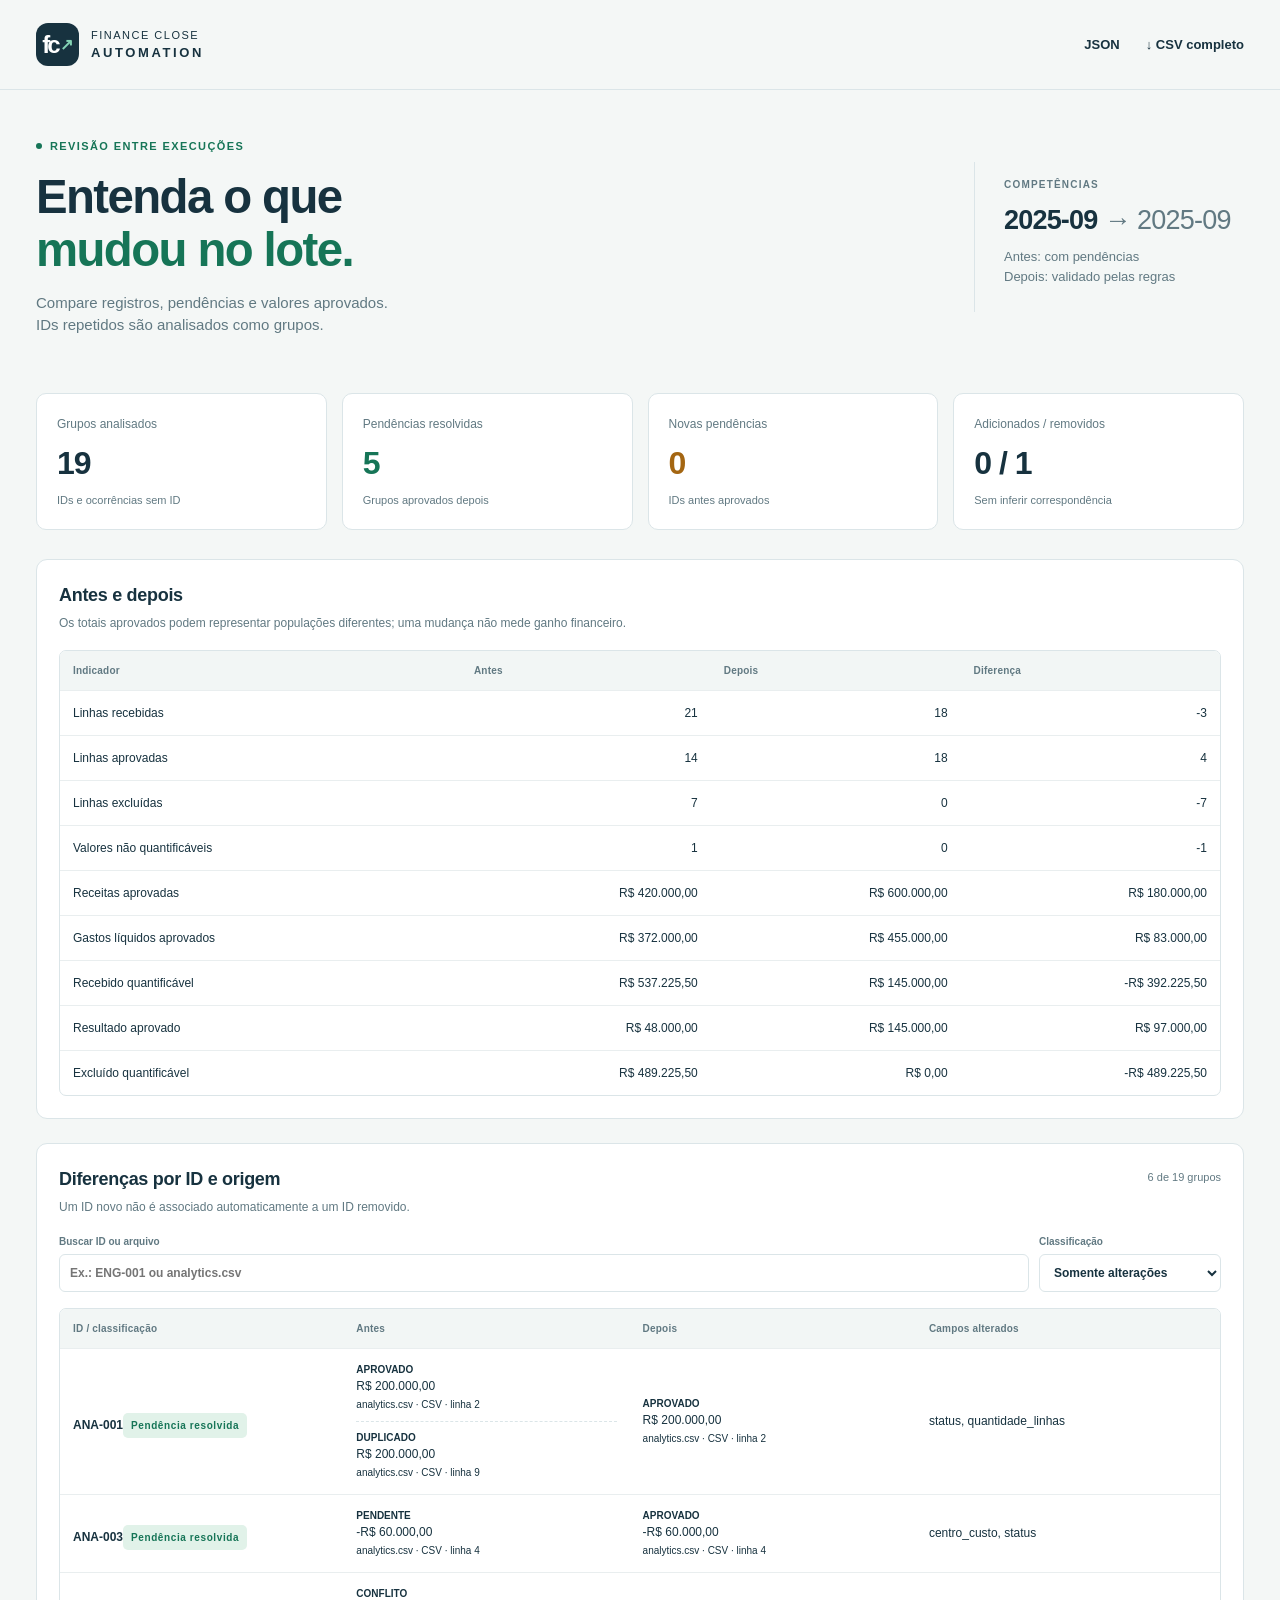
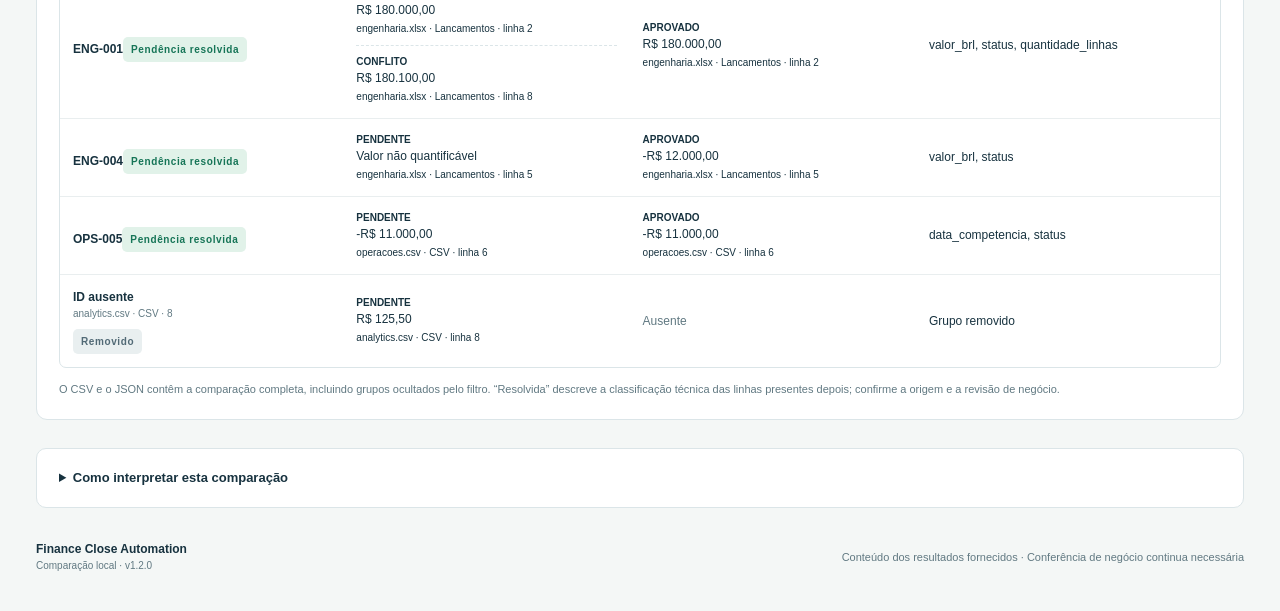
<file: examples/comparacao/comparacao.html>
<!doctype html>
<html lang="pt-BR">
<head><meta charset="utf-8"><meta name="viewport" content="width=device-width, initial-scale=1"><title>Comparação de execuções · Finance Close Automation</title><style>:root{--ink:#17323f;--muted:#617982;--line:#dbe5e8;--paper:#f4f7f6;--green:#167557;--mint:#e1f2e9;--amber:#a46612;--amber-bg:#fff2db;--red:#b54842;--red-bg:#fceae7;--white:#fff;--blue:#256074}
*{box-sizing:border-box}html{scroll-behavior:smooth}body{margin:0;background:var(--paper);color:var(--ink);font-family:"Segoe UI",Arial,sans-serif;font-size:15px;line-height:1.5}button,input,select{font:inherit}button,a,input,select{touch-action:manipulation}button{cursor:pointer}a{color:inherit;text-underline-offset:4px}button:focus-visible,a:focus-visible,input:focus-visible,select:focus-visible,summary:focus-visible{outline:3px solid #458b97;outline-offset:4px}.skip{position:absolute;left:12px;top:-60px;background:var(--ink);color:white;padding:12px;z-index:20}.skip:focus{top:8px}.topbar{max-width:1344px;margin:auto;padding:23px 36px;display:flex;justify-content:space-between;align-items:center;border-bottom:1px solid var(--line);gap:20px}.brand{display:flex;align-items:center;gap:12px;font-size:11px;letter-spacing:1.5px}.brand b{display:block;letter-spacing:2.6px;font-size:13px}.brand-mark{display:flex;align-items:center;justify-content:center;width:43px;height:43px;border-radius:12px;background:var(--ink);color:white;font-size:24px;font-weight:600;letter-spacing:-3px}.brand-mark span{font-size:16px;color:#83d3b4;letter-spacing:0;padding-left:2px}.topbar nav{display:flex;gap:26px;font-size:13px;font-weight:600}.topbar a{text-decoration:none}main{max-width:1272px;margin:auto;padding:0 32px}.intro{display:grid;grid-template-columns:1fr 270px;gap:40px;padding:48px 0 36px;align-items:center}.eyebrow{display:flex;align-items:center;gap:8px;font-size:11px;font-weight:700;letter-spacing:1.4px;color:var(--green)}.eyebrow>span:first-child{height:6px;width:6px;border-radius:100%;background:var(--green)}.dot{margin:0 4px;color:#a1b8ba}h1{font-size:clamp(32px,3.7vw,48px);line-height:1.13;letter-spacing:-1.6px;margin:15px 0 15px;font-weight:650}h1 em{font-style:normal;color:var(--green)}.intro>div>p{margin:0;color:var(--muted);font-size:15px}.intro-note{border-left:1px solid var(--line);padding:10px 0 10px 29px}.mini-label{font-size:10px;letter-spacing:1.2px;font-weight:700;color:var(--muted)}.intro-note strong{display:block;font-size:27px;letter-spacing:-.8px;margin:5px 0}.intro-note strong span{font-weight:400;color:var(--muted)}.intro-note p{font-size:13px;color:var(--muted);margin:7px 0 16px}.note-line{font-size:11px;border-top:1px solid var(--line);padding-top:13px;display:flex;align-items:center;gap:7px}.small-dot{display:inline-block;height:5px;width:5px;border-radius:100%;background:var(--green)}.case-bar{display:flex;align-items:center;justify-content:space-between;gap:18px;padding:21px 24px;background:var(--ink);border-radius:14px;color:white}.case-bar .mini-label{color:#a8c7ce}.case-bar p{font-size:13px;margin:3px 0 0;color:#d0e0e2}.case-switch{display:flex;gap:5px;padding:4px;background:#0b222d;border-radius:9px;flex-shrink:0}.case-switch button{border:0;background:transparent;color:#aac0c7;border-radius:6px;padding:10px 14px;font-size:13px;font-weight:600}.case-switch button span{font-size:10px;opacity:.6;margin-left:13px}.case-switch button[aria-pressed=true]{background:#f4f8f6;color:var(--ink)}.case-status{display:flex;align-items:center;justify-content:space-between;gap:14px;margin:19px 0;font-size:13px}.case-status p{margin:0;color:var(--muted)}.pill{font-size:10px;font-weight:750;letter-spacing:.6px;border-radius:5px;padding:5px 8px;white-space:nowrap;display:inline-flex;align-items:center;gap:5px}.pill.ok{background:var(--mint);color:var(--green)}.pill.warn{background:var(--amber-bg);color:var(--amber)}.pill.error{background:var(--red-bg);color:var(--red)}.pill.neutral{background:#e9eff0;color:#526a76}.steps{display:grid;grid-template-columns:repeat(4,1fr);border:1px solid var(--line);border-radius:11px;background:white;overflow:hidden}.step{padding:15px 18px;border-right:1px solid var(--line);display:flex;align-items:center;gap:13px}.step:last-child{border-right:0}.step>span{border:1px solid var(--line);border-radius:8px;width:30px;height:30px;display:grid;place-items:center;flex-shrink:0;font-family:monospace;font-size:12px;color:var(--muted)}.step b{font-size:12px;display:block}.step small{font-size:11px;color:var(--muted)}.kpis{display:grid;grid-template-columns:repeat(4,1fr);gap:15px;margin:20px 0 29px}.kpi{background:white;border:1px solid var(--line);border-radius:10px;padding:18px 20px;position:relative}.kpi>span{color:var(--muted);font-size:12px}.kpi strong{display:block;font-size:32px;letter-spacing:-1px;font-weight:650;margin:5px 0 1px;font-variant-numeric:tabular-nums}.kpi small{font-size:11px;color:var(--muted)}.kpi .good{color:var(--green)}.kpi .warning{color:var(--amber)}.workspace-head{display:flex;align-items:center;justify-content:space-between;gap:16px;border-bottom:1px solid var(--line);margin-bottom:22px}.workspace-head>[role=tablist]{display:flex;gap:20px;min-width:0;overflow-x:auto;scrollbar-width:thin}.workspace-head [role=tab]{flex-shrink:0;background:none;border:0;border-bottom:3px solid transparent;color:var(--muted);font-size:13px;font-weight:600;padding:14px 0 16px}.workspace-head [aria-selected=true]{color:var(--ink);border-bottom-color:var(--green)}.button{display:inline-flex;justify-content:center;align-items:center;padding:10px 15px;gap:8px;border-radius:7px;text-decoration:none;border:1px solid var(--line);font-size:12px;font-weight:600;background:white;color:var(--ink);white-space:nowrap}.download{margin-bottom:7px;background:var(--green);border-color:var(--green);color:white}.grid{display:grid;grid-template-columns:minmax(0,1.65fr) minmax(0,1fr);gap:20px}.panel-card{min-width:0;background:white;border:1px solid var(--line);border-radius:11px;padding:22px}.panel-heading{display:flex;justify-content:space-between;gap:12px;align-items:flex-start;margin-bottom:18px}.panel-heading h2{margin:0 0 5px;font-size:18px;letter-spacing:-.3px;font-weight:650}.panel-heading p{margin:0;color:var(--muted);font-size:12px}.counter{font-size:11px;color:var(--muted);white-space:nowrap;padding-top:3px}.table-wrap{max-width:100%;overflow:auto;border:1px solid var(--line);border-radius:7px}table{width:100%;border-collapse:collapse;white-space:nowrap;text-align:left;font-size:12px}thead{background:#f2f6f5;color:var(--muted);font-size:10px;letter-spacing:.2px}th{padding:12px 13px;font-weight:650}td{padding:13px;border-top:1px solid #e9eeef}td.numeric,th.numeric{text-align:right;font-variant-numeric:tabular-nums}td.long{max-width:270px;white-space:normal;min-width:170px}td>small{display:block;color:var(--muted);font-size:10px}.file-name{font-weight:600;color:var(--ink)}.file-type{font-size:9px;border:1px solid var(--line);padding:2px 4px;display:inline-block;border-radius:3px;margin-right:6px;color:var(--muted)}.under-note{font-size:11px;color:var(--muted);margin:13px 0 0}.composition{display:flex;gap:2px;height:13px;border-radius:4px;overflow:hidden;margin:18px 0 20px;background:#eef2f2}.composition span{min-width:0}.issue-row{display:flex;gap:10px;align-items:center;border-bottom:1px solid #edf1f2;padding:12px 0}.issue-row>span{width:8px;height:8px;border-radius:2px;flex-shrink:0}.issue-row div{flex:1;font-size:12px}.issue-row b{font-size:17px;font-variant-numeric:tabular-nums}.issue-row:last-of-type{margin-bottom:17px}.link-button{background:none;border:0;padding:0;color:var(--green);text-decoration:underline;text-underline-offset:4px;font-size:12px;font-weight:600}.bridge{margin-top:20px;display:grid;grid-template-columns:1fr 1fr 1fr;gap:24px;border-left:4px solid var(--green);padding:22px;background:#ebf2ef;border-radius:0 10px 10px 0}.bridge>div{min-width:0}.bridge span{font-size:11px;color:var(--muted);display:block}.bridge strong{font-size:clamp(18px,2.1vw,24px);letter-spacing:-.6px;font-variant-numeric:tabular-nums;display:block;margin-top:5px}.bridge small{font-size:10px;color:var(--muted)}.table-toolbar{display:flex;gap:10px;margin-bottom:16px;flex-wrap:wrap;align-items:end}.field{display:flex;flex-direction:column;gap:5px;font-size:10px;font-weight:650;color:var(--muted)}.field.grow{flex:1;min-width:160px}.field input,.field select{height:38px;padding:7px 10px;border:1px solid var(--line);background:white;border-radius:6px;color:var(--ink);font-size:12px;min-width:0}.field select{max-width:200px}.table-toolbar .button{height:38px}.empty{text-align:center;padding:28px;white-space:normal;color:var(--muted)}.control-note{background:#f2f6f4;border-radius:7px;padding:13px 15px;margin-top:17px;font-size:12px;color:var(--muted)}.source-hashes{display:grid;gap:10px;margin-top:19px;grid-template-columns:repeat(3,minmax(0,1fr))}.hash-box{background:#f3f6f5;padding:12px;border-radius:7px;min-width:0}.hash-box strong{display:block;font-size:11px;margin-bottom:5px}.hash-box code{font-size:9px;word-break:break-all;color:var(--muted)}.guide{background:white;border:1px solid var(--line);border-radius:10px;margin-top:28px;scroll-margin-top:20px}.guide summary{cursor:pointer;padding:19px 22px;font-size:13px;font-weight:650}.guide-hint{font-weight:400;font-size:11px;color:var(--muted);margin-left:20px}.guide-body{padding:3px 22px 22px;display:grid;gap:30px;grid-template-columns:1fr 1.5fr 1fr}.guide h3{font-size:14px;margin:7px 0}.guide p{font-size:12px;color:var(--muted)}.step-no{font:11px monospace;color:var(--green)}pre{white-space:pre-wrap;overflow-wrap:anywhere;font-size:10px;line-height:1.8;background:#f0f5f3;border:1px solid var(--line);padding:12px;border-radius:6px}.muted{color:var(--muted)}footer{padding:30px 0 35px;display:flex;align-items:center;justify-content:space-between;gap:25px;font-size:11px;color:var(--muted)}footer strong{display:block;color:var(--ink);font-size:12px}footer span{display:block;font-size:10px}footer a{font-size:11px}#panel{outline-offset:5px}.small{font-size:11px}
@media(max-width:900px){.intro{grid-template-columns:1fr 230px}.intro-note{padding-left:20px}.step{padding:12px;gap:9px}.steps small{font-size:10px}.grid{grid-template-columns:1fr}.case-bar{padding:19px}.bridge strong{font-size:21px}.guide-body{grid-template-columns:1fr 1fr}.guide-body>div:last-child{grid-column:1/-1}.workspace-head>[role=tablist]{gap:17px}.kpi{padding:15px}}
@media(max-width:620px){.topbar{padding:16px 20px;gap:12px}.topbar nav{gap:13px;font-size:11px}.topbar nav a:first-child{display:none}.brand{font-size:8px;letter-spacing:1px;gap:8px}.brand b{font-size:10px;letter-spacing:1.5px}.brand-mark{width:33px;height:33px;font-size:20px;border-radius:9px}.brand-mark span{font-size:12px}main{padding:0 18px}.intro{grid-template-columns:1fr;gap:22px;padding:29px 0 24px}.intro-note{border-left:0;border-top:1px solid var(--line);padding:16px 0 0;display:grid;grid-template-columns:1fr 1fr;align-items:center;gap:5px 15px}.intro-note .mini-label{grid-column:1/-1}.intro-note strong{font-size:22px;margin:2px 0}.intro-note p{font-size:11px;margin:0}.note-line{grid-column:1/-1;border:0;padding-top:8px;font-size:10px}h1{font-size:35px}.intro>div>p{font-size:13px}.eyebrow{font-size:9px;letter-spacing:1px}.case-bar{display:block;padding:17px;border-radius:10px}.case-bar p{font-size:11px}.case-switch{margin-top:14px;display:grid;grid-template-columns:1fr 1fr}.case-switch button{font-size:11px;padding:9px}.case-switch button span{margin-left:8px;font-size:9px}.case-status{align-items:flex-start;font-size:11px;gap:10px}.case-status p{max-width:60%}.case-status .pill{font-size:9px}.steps{grid-template-columns:1fr 1fr}.step{padding:12px 10px;gap:9px}.step:nth-child(2){border-right:0}.step:nth-child(-n+2){border-bottom:1px solid var(--line)}.step b{font-size:11px}.step>span{width:26px;height:26px;font-size:10px}.kpis{grid-template-columns:1fr 1fr;gap:10px;margin:14px 0 20px}.kpi{padding:13px 14px}.kpi>span{font-size:10px}.kpi strong{font-size:27px;margin:3px 0}.kpi small{font-size:10px}.workspace-head{display:block;margin-bottom:15px}.workspace-head>[role=tablist]{gap:18px}.workspace-head [role=tab]{font-size:11px;padding-bottom:13px}.download{width:100%;margin:12px 0}.panel-card{padding:17px 14px;border-radius:9px}.panel-heading h2{font-size:16px}.panel-heading p{font-size:11px}.panel-heading{gap:8px;margin-bottom:14px}.counter{font-size:10px}.bridge{grid-template-columns:1fr;gap:15px;padding:19px}.bridge strong{font-size:23px}.bridge>div+div{padding-top:12px;border-top:1px solid #d4e2da}.source-hashes{grid-template-columns:1fr}.table-toolbar{gap:9px}.field.grow{flex-basis:100%}.field{flex:1;min-width:0}.field select{width:100%;max-width:100%}.table-toolbar .button{flex-basis:100%}.guide summary{padding:17px 14px;font-size:12px}.guide-hint{display:block;margin:4px 0 0 15px;font-size:10px}.guide-body{grid-template-columns:1fr;padding:0 16px 16px;gap:20px}.guide-body>div:last-child{grid-column:auto}footer{flex-wrap:wrap;gap:14px;padding:24px 0}footer p{margin:0;font-size:10px}footer>a{flex-basis:100%}}
.audit-body{padding:5px 22px 22px;overflow-wrap:anywhere}.audit-grid{display:grid;grid-template-columns:repeat(auto-fit,minmax(220px,1fr));gap:18px;margin:12px 0 18px}.audit-grid code{display:block;font:11px/1.6 Consolas,monospace;overflow-wrap:anywhere;color:var(--muted);margin-top:6px}.audit-grid small{display:block;font-size:11px;color:var(--muted)}.audit-body .hash-box{border-bottom:1px solid var(--line);padding:12px 0}.audit-body h3{font-size:14px}.audit-body p{font-size:12px;color:var(--muted)}small.action{display:block;border-left:2px solid #b9d8c9;padding:7px 0 0 9px;margin-top:9px;color:var(--ink);font-size:11px;line-height:1.55}.comparison-section{margin-top:24px}.comparison-warning{background:var(--amber-bg);border-left:3px solid var(--amber);padding:14px 18px;margin-bottom:12px;border-radius:5px;font-size:12px}.comparison-warning b{font-size:10px;letter-spacing:.6px}.comparison-warning p{margin:5px 0 0}.comparison-entry+.comparison-entry{border-top:1px dashed var(--line);padding-top:8px;margin-top:8px}.comparison-entry b{font-size:10px;display:block}.comparison-entry>span{display:block;font-size:12px}.comparison-entry small{max-width:230px}.comparison-section td:first-child .pill{margin-top:8px}.comparison-section .long{max-width:220px}.comparison-section{scroll-margin-top:20px}
@media(max-width:620px){.audit-body{padding:4px 14px 16px}.audit-grid{grid-template-columns:minmax(0,1fr)}.comparison-warning{padding:12px}.comparison-section .panel-heading{display:block}.comparison-section .counter{display:block;margin-top:9px}}
@media(prefers-reduced-motion:reduce){html{scroll-behavior:auto}}
</style></head>
<body>
<a class="skip" href="#comparison-results">Ir para as diferenças</a>
<header class="topbar"><div class="brand"><span class="brand-mark" aria-hidden="true">fc<span>↗</span></span><span>FINANCE CLOSE <b>AUTOMATION</b></span></div><nav aria-label="Arquivos da comparação"><a href="comparacao.json" download>JSON</a><a href="comparacao.csv" download>↓ CSV completo</a></nav></header>
<main>
<section class="intro"><div><div class="eyebrow"><span></span> REVISÃO ENTRE EXECUÇÕES</div><h1>Entenda o que<br><em>mudou no lote.</em></h1><p>Compare registros, pendências e valores aprovados.<br>IDs repetidos são analisados como grupos.</p></div><aside class="intro-note" id="comparison-periods"></aside></section>
<div id="comparison-warnings" aria-live="polite"></div>
<section class="kpis" id="comparison-kpis" aria-label="Resumo da comparação"></section>
<section class="panel-card"><div class="panel-heading"><div><h2>Antes e depois</h2><p>Os totais aprovados podem representar populações diferentes; uma mudança não mede ganho financeiro.</p></div></div><div id="comparison-metrics"></div></section>
<section class="panel-card comparison-section" id="comparison-results" tabindex="-1"><div class="panel-heading"><div><h2>Diferenças por ID e origem</h2><p>Um ID novo não é associado automaticamente a um ID removido.</p></div><span class="counter" id="comparison-count"></span></div><div class="table-toolbar"><label class="field grow">Buscar ID ou arquivo<input id="comparison-search" type="search" placeholder="Ex.: ENG-001 ou analytics.csv"></label><label class="field">Classificação<select id="comparison-filter"><option value="alteracoes">Somente alterações</option><option value="">Todas</option><option value="PENDENCIA_RESOLVIDA">Pendência resolvida</option><option value="NOVA_PENDENCIA">Nova pendência</option><option value="ADICIONADO">Adicionado</option><option value="REMOVIDO">Removido</option><option value="ALTERADO">Alterado</option><option value="ALTERADO_COM_PENDENCIA">Alterado com pendência</option><option value="ORIGEM_ALTERADA">Origem alterada</option><option value="SEM_ALTERACAO">Sem alteração</option></select></label></div><div id="comparison-table"></div><p class="under-note">O CSV e o JSON contêm a comparação completa, incluindo grupos ocultados pelo filtro. “Resolvida” descreve a classificação técnica das linhas presentes depois; confirme a origem e a revisão de negócio.</p></section>
<details class="guide"><summary>Como interpretar esta comparação</summary><div class="audit-body"><p>IDs ausentes são identificados pelo arquivo, aba e linha; sua localização pode mudar entre revisões. IDs repetidos são comparados como grupos, sem escolher pares arbitrários. Uma exclusão pode aparecer como removida e não como correção. Alterações só de localização são destacadas separadamente.</p><p>Confira avisos de período e configuração. Hashes identificam conteúdo/configuração; não comprovam autenticidade. Para fechar a revisão, confronte os resultados com os arquivos e controles independentes.</p><div id="comparison-identity"></div></div></details>
<footer><div><strong>Finance Close Automation</strong><span>Comparação local · v1.2.0</span></div><p>Conteúdo dos resultados fornecidos · Conferência de negócio continua necessária</p></footer>
</main><script type="application/json" id="comparison-data">{"schema_versao":1,"tipo_documento":"comparacao","competencia_antes":"2025-09","competencia_depois":"2025-09","execucao_antes":{"id":"b7291f25-603b-4a8e-a5a1-3b0654737a90","gerado_em_utc":"2026-10-14T18:18:42Z","versao_aplicacao":"1.2.0","versao_python":"3.12.14","configuracoes":{"catalogo_sha256":"dccd33d5340ae8f8a853e57c07c9cead295dee4615379770efba5dd94de36d5a","perfil_sha256":"a33a11f79784d9296e6b0ef1b27ed27ceb99385636c438c51a19e9d1e07d51f4","controle_sha256":"86b5745da063f135d91af18768c2ff23a703d0604546c4cf793c30af4aaad6ec"}},"execucao_depois":{"id":"302333ba-f6df-4c86-addf-8c9c1388e2bb","gerado_em_utc":"2026-10-14T18:18:42Z","versao_aplicacao":"1.2.0","versao_python":"3.12.14","configuracoes":{"catalogo_sha256":"dccd33d5340ae8f8a853e57c07c9cead295dee4615379770efba5dd94de36d5a","perfil_sha256":"a33a11f79784d9296e6b0ef1b27ed27ceb99385636c438c51a19e9d1e07d51f4","controle_sha256":"86b5745da063f135d91af18768c2ff23a703d0604546c4cf793c30af4aaad6ec"}},"liberado_antes":false,"liberado_depois":true,"avisos":[],"fontes_alteradas":["analytics.csv","engenharia.xlsx","operacoes.csv"],"resumo":{"grupos":19,"resolvidos":5,"novas_pendencias":0,"adicionados":0,"removidos":1,"alterados":0,"alterados_com_pendencia":0,"origem_alterada":0,"sem_alteracao":13},"metricas":{"recebidas":{"antes":21,"depois":18,"diferenca":-3},"aprovadas":{"antes":14,"depois":18,"diferenca":4},"excluidas":{"antes":7,"depois":0,"diferenca":-7},"valores_nao_quantificaveis":{"antes":1,"depois":0,"diferenca":-1},"receitas_centavos":{"antes":42000000,"depois":60000000,"diferenca":18000000},"gastos_centavos":{"antes":37200000,"depois":45500000,"diferenca":8300000},"total_recebido_centavos":{"antes":53722550,"depois":14500000,"diferenca":-39222550},"total_aprovado_centavos":{"antes":4800000,"depois":14500000,"diferenca":9700000},"total_excluido_centavos":{"antes":48922550,"depois":0,"diferenca":-48922550}},"grupos":[{"registro_id":"ANA-001","referencia_sem_id":"","tipo":"PENDENCIA_RESOLVIDA","campos_alterados":["status","quantidade_linhas"],"antes":[{"registro_id":"ANA-001","data_competencia":"2025-09-15","centro_custo":"ANA","categoria":"REV","descricao":"Receita — exemplo fictício","valor_brl":"200000.00","campos_origem":{"registro_id":"ANA-001","data_competencia":"2025-09-15","centro_custo":"ANA","categoria":"REV","descricao":"Receita — exemplo fictício","valor_brl":"200000.00"},"_input_errors":[],"_valor_formato_invalido":false,"arquivo":"analytics.csv","aba":"CSV","linha":2,"_formula":false,"_excel_errors":[],"erros":[],"status":"APROVADO","valor_centavos":20000000,"orientacoes":[]},{"registro_id":"ANA-001","data_competencia":"2025-09-15","centro_custo":"ANA","categoria":"REV","descricao":"Receita — exemplo fictício","valor_brl":"200000.00","campos_origem":{"registro_id":"ANA-001","data_competencia":"2025-09-15","centro_custo":"ANA","categoria":"REV","descricao":"Receita — exemplo fictício","valor_brl":"200000.00"},"_input_errors":[],"_valor_formato_invalido":false,"arquivo":"analytics.csv","aba":"CSV","linha":9,"_formula":false,"_excel_errors":[],"erros":["DUPLICATA_EXATA"],"status":"DUPLICADO","valor_centavos":20000000,"orientacoes":[{"codigo":"DUPLICATA_EXATA","problema":"Repetição exata do lançamento","acao":"Confirme se houve reenvio duplicado e elimine a repetição na origem somente após a conferência."}]}],"depois":[{"registro_id":"ANA-001","data_competencia":"2025-09-15","centro_custo":"ANA","categoria":"REV","descricao":"Receita — exemplo fictício","valor_brl":"200000.00","campos_origem":{"registro_id":"ANA-001","data_competencia":"2025-09-15","centro_custo":"ANA","categoria":"REV","descricao":"Receita — exemplo fictício","valor_brl":"200000.00"},"_input_errors":[],"_valor_formato_invalido":false,"arquivo":"analytics.csv","aba":"CSV","linha":2,"_formula":false,"_excel_errors":[],"erros":[],"status":"APROVADO","valor_centavos":20000000,"orientacoes":[]}],"aprovado_antes_centavos":20000000,"aprovado_depois_centavos":20000000},{"registro_id":"ANA-002","referencia_sem_id":"","tipo":"SEM_ALTERACAO","campos_alterados":[],"antes":[{"registro_id":"ANA-002","data_competencia":"2025-09-15","centro_custo":"ANA","categoria":"DIR","descricao":"Custos diretos — exemplo fictício","valor_brl":"-50000.00","campos_origem":{"registro_id":"ANA-002","data_competencia":"2025-09-15","centro_custo":"ANA","categoria":"DIR","descricao":"Custos diretos — exemplo fictício","valor_brl":"-50000.00"},"_input_errors":[],"_valor_formato_invalido":false,"arquivo":"analytics.csv","aba":"CSV","linha":3,"_formula":false,"_excel_errors":[],"erros":[],"status":"APROVADO","valor_centavos":-5000000,"orientacoes":[]}],"depois":[{"registro_id":"ANA-002","data_competencia":"2025-09-15","centro_custo":"ANA","categoria":"DIR","descricao":"Custos diretos — exemplo fictício","valor_brl":"-50000.00","campos_origem":{"registro_id":"ANA-002","data_competencia":"2025-09-15","centro_custo":"ANA","categoria":"DIR","descricao":"Custos diretos — exemplo fictício","valor_brl":"-50000.00"},"_input_errors":[],"_valor_formato_invalido":false,"arquivo":"analytics.csv","aba":"CSV","linha":3,"_formula":false,"_excel_errors":[],"erros":[],"status":"APROVADO","valor_centavos":-5000000,"orientacoes":[]}],"aprovado_antes_centavos":-5000000,"aprovado_depois_centavos":-5000000},{"registro_id":"ANA-003","referencia_sem_id":"","tipo":"PENDENCIA_RESOLVIDA","campos_alterados":["centro_custo","status"],"antes":[{"registro_id":"ANA-003","data_competencia":"2025-09-15","centro_custo":"XYZ","categoria":"PES","descricao":"Pessoal — exemplo fictício","valor_brl":"-60000.00","campos_origem":{"registro_id":"ANA-003","data_competencia":"2025-09-15","centro_custo":"XYZ","categoria":"PES","descricao":"Pessoal — exemplo fictício","valor_brl":"-60000.00"},"_input_errors":[],"_valor_formato_invalido":false,"arquivo":"analytics.csv","aba":"CSV","linha":4,"_formula":false,"_excel_errors":[],"erros":["CENTRO_DESCONHECIDO"],"status":"PENDENTE","valor_centavos":-6000000,"orientacoes":[{"codigo":"CENTRO_DESCONHECIDO","problema":"Centro de custo não cadastrado","acao":"Confira o cadastro e o centro informado na origem; corrija o lançamento ou inclua um centro válido no catálogo."}]}],"depois":[{"registro_id":"ANA-003","data_competencia":"2025-09-15","centro_custo":"ANA","categoria":"PES","descricao":"Pessoal — exemplo fictício","valor_brl":"-60000.00","campos_origem":{"registro_id":"ANA-003","data_competencia":"2025-09-15","centro_custo":"ANA","categoria":"PES","descricao":"Pessoal — exemplo fictício","valor_brl":"-60000.00"},"_input_errors":[],"_valor_formato_invalido":false,"arquivo":"analytics.csv","aba":"CSV","linha":4,"_formula":false,"_excel_errors":[],"erros":[],"status":"APROVADO","valor_centavos":-6000000,"orientacoes":[]}],"aprovado_antes_centavos":0,"aprovado_depois_centavos":-6000000},{"registro_id":"ANA-004","referencia_sem_id":"","tipo":"SEM_ALTERACAO","campos_alterados":[],"antes":[{"registro_id":"ANA-004","data_competencia":"2025-09-15","centro_custo":"ANA","categoria":"TEC","descricao":"Tecnologia — exemplo fictício","valor_brl":"-15000.00","campos_origem":{"registro_id":"ANA-004","data_competencia":"2025-09-15","centro_custo":"ANA","categoria":"TEC","descricao":"Tecnologia — exemplo fictício","valor_brl":"-15000.00"},"_input_errors":[],"_valor_formato_invalido":false,"arquivo":"analytics.csv","aba":"CSV","linha":5,"_formula":false,"_excel_errors":[],"erros":[],"status":"APROVADO","valor_centavos":-1500000,"orientacoes":[]}],"depois":[{"registro_id":"ANA-004","data_competencia":"2025-09-15","centro_custo":"ANA","categoria":"TEC","descricao":"Tecnologia — exemplo fictício","valor_brl":"-15000.00","campos_origem":{"registro_id":"ANA-004","data_competencia":"2025-09-15","centro_custo":"ANA","categoria":"TEC","descricao":"Tecnologia — exemplo fictício","valor_brl":"-15000.00"},"_input_errors":[],"_valor_formato_invalido":false,"arquivo":"analytics.csv","aba":"CSV","linha":5,"_formula":false,"_excel_errors":[],"erros":[],"status":"APROVADO","valor_centavos":-1500000,"orientacoes":[]}],"aprovado_antes_centavos":-1500000,"aprovado_depois_centavos":-1500000},{"registro_id":"ANA-005","referencia_sem_id":"","tipo":"SEM_ALTERACAO","campos_alterados":[],"antes":[{"registro_id":"ANA-005","data_competencia":"2025-09-15","centro_custo":"ANA","categoria":"COM","descricao":"Comercial — exemplo fictício","valor_brl":"-8000.00","campos_origem":{"registro_id":"ANA-005","data_competencia":"2025-09-15","centro_custo":"ANA","categoria":"COM","descricao":"Comercial — exemplo fictício","valor_brl":"-8000.00"},"_input_errors":[],"_valor_formato_invalido":false,"arquivo":"analytics.csv","aba":"CSV","linha":6,"_formula":false,"_excel_errors":[],"erros":[],"status":"APROVADO","valor_centavos":-800000,"orientacoes":[]}],"depois":[{"registro_id":"ANA-005","data_competencia":"2025-09-15","centro_custo":"ANA","categoria":"COM","descricao":"Comercial — exemplo fictício","valor_brl":"-8000.00","campos_origem":{"registro_id":"ANA-005","data_competencia":"2025-09-15","centro_custo":"ANA","categoria":"COM","descricao":"Comercial — exemplo fictício","valor_brl":"-8000.00"},"_input_errors":[],"_valor_formato_invalido":false,"arquivo":"analytics.csv","aba":"CSV","linha":6,"_formula":false,"_excel_errors":[],"erros":[],"status":"APROVADO","valor_centavos":-800000,"orientacoes":[]}],"aprovado_antes_centavos":-800000,"aprovado_depois_centavos":-800000},{"registro_id":"ANA-006","referencia_sem_id":"","tipo":"SEM_ALTERACAO","campos_alterados":[],"antes":[{"registro_id":"ANA-006","data_competencia":"2025-09-15","centro_custo":"ANA","categoria":"ADM","descricao":"Administrativo — exemplo fictício","valor_brl":"-7000.00","campos_origem":{"registro_id":"ANA-006","data_competencia":"2025-09-15","centro_custo":"ANA","categoria":"ADM","descricao":"Administrativo — exemplo fictício","valor_brl":"-7000.00"},"_input_errors":[],"_valor_formato_invalido":false,"arquivo":"analytics.csv","aba":"CSV","linha":7,"_formula":false,"_excel_errors":[],"erros":[],"status":"APROVADO","valor_centavos":-700000,"orientacoes":[]}],"depois":[{"registro_id":"ANA-006","data_competencia":"2025-09-15","centro_custo":"ANA","categoria":"ADM","descricao":"Administrativo — exemplo fictício","valor_brl":"-7000.00","campos_origem":{"registro_id":"ANA-006","data_competencia":"2025-09-15","centro_custo":"ANA","categoria":"ADM","descricao":"Administrativo — exemplo fictício","valor_brl":"-7000.00"},"_input_errors":[],"_valor_formato_invalido":false,"arquivo":"analytics.csv","aba":"CSV","linha":7,"_formula":false,"_excel_errors":[],"erros":[],"status":"APROVADO","valor_centavos":-700000,"orientacoes":[]}],"aprovado_antes_centavos":-700000,"aprovado_depois_centavos":-700000},{"registro_id":"ENG-001","referencia_sem_id":"","tipo":"PENDENCIA_RESOLVIDA","campos_alterados":["valor_brl","status","quantidade_linhas"],"antes":[{"registro_id":"ENG-001","data_competencia":"2025-09-15","centro_custo":"ENG","categoria":"REV","descricao":"Receita — exemplo fictício","valor_brl":"180000","campos_origem":{"registro_id":"ENG-001","data_competencia":"2025-09-15T00:00:00","centro_custo":"ENG","categoria":"REV","descricao":"Receita — exemplo fictício","valor_brl":"180000"},"_input_errors":[],"_valor_formato_invalido":false,"arquivo":"engenharia.xlsx","aba":"Lancamentos","linha":2,"_formula":false,"_excel_errors":[],"erros":["CONFLITO_ID"],"status":"CONFLITO","valor_centavos":18000000,"orientacoes":[{"codigo":"CONFLITO_ID","problema":"Mesmo ID com campos diferentes","acao":"Confira todas as versões desse ID na origem e resolva o conflito. Nenhuma versão é escolhida automaticamente."}]},{"registro_id":"ENG-001","data_competencia":"2025-09-15","centro_custo":"ENG","categoria":"REV","descricao":"Receita — exemplo fictício","valor_brl":"180100","campos_origem":{"registro_id":"ENG-001","data_competencia":"2025-09-15T00:00:00","centro_custo":"ENG","categoria":"REV","descricao":"Receita — exemplo fictício","valor_brl":"180100"},"_input_errors":[],"_valor_formato_invalido":false,"arquivo":"engenharia.xlsx","aba":"Lancamentos","linha":8,"_formula":false,"_excel_errors":[],"erros":["CONFLITO_ID"],"status":"CONFLITO","valor_centavos":18010000,"orientacoes":[{"codigo":"CONFLITO_ID","problema":"Mesmo ID com campos diferentes","acao":"Confira todas as versões desse ID na origem e resolva o conflito. Nenhuma versão é escolhida automaticamente."}]}],"depois":[{"registro_id":"ENG-001","data_competencia":"2025-09-15","centro_custo":"ENG","categoria":"REV","descricao":"Receita — exemplo fictício","valor_brl":"180000","campos_origem":{"registro_id":"ENG-001","data_competencia":"2025-09-15T00:00:00","centro_custo":"ENG","categoria":"REV","descricao":"Receita — exemplo fictício","valor_brl":"180000"},"_input_errors":[],"_valor_formato_invalido":false,"arquivo":"engenharia.xlsx","aba":"Lancamentos","linha":2,"_formula":false,"_excel_errors":[],"erros":[],"status":"APROVADO","valor_centavos":18000000,"orientacoes":[]}],"aprovado_antes_centavos":0,"aprovado_depois_centavos":18000000},{"registro_id":"ENG-002","referencia_sem_id":"","tipo":"SEM_ALTERACAO","campos_alterados":[],"antes":[{"registro_id":"ENG-002","data_competencia":"2025-09-15","centro_custo":"ENG","categoria":"DIR","descricao":"Custos diretos — exemplo fictício","valor_brl":"-60000","campos_origem":{"registro_id":"ENG-002","data_competencia":"2025-09-15T00:00:00","centro_custo":"ENG","categoria":"DIR","descricao":"Custos diretos — exemplo fictício","valor_brl":"-60000"},"_input_errors":[],"_valor_formato_invalido":false,"arquivo":"engenharia.xlsx","aba":"Lancamentos","linha":3,"_formula":false,"_excel_errors":[],"erros":[],"status":"APROVADO","valor_centavos":-6000000,"orientacoes":[]}],"depois":[{"registro_id":"ENG-002","data_competencia":"2025-09-15","centro_custo":"ENG","categoria":"DIR","descricao":"Custos diretos — exemplo fictício","valor_brl":"-60000","campos_origem":{"registro_id":"ENG-002","data_competencia":"2025-09-15T00:00:00","centro_custo":"ENG","categoria":"DIR","descricao":"Custos diretos — exemplo fictício","valor_brl":"-60000"},"_input_errors":[],"_valor_formato_invalido":false,"arquivo":"engenharia.xlsx","aba":"Lancamentos","linha":3,"_formula":false,"_excel_errors":[],"erros":[],"status":"APROVADO","valor_centavos":-6000000,"orientacoes":[]}],"aprovado_antes_centavos":-6000000,"aprovado_depois_centavos":-6000000},{"registro_id":"ENG-003","referencia_sem_id":"","tipo":"SEM_ALTERACAO","campos_alterados":[],"antes":[{"registro_id":"ENG-003","data_competencia":"2025-09-15","centro_custo":"ENG","categoria":"PES","descricao":"Pessoal — exemplo fictício","valor_brl":"-55000","campos_origem":{"registro_id":"ENG-003","data_competencia":"2025-09-15T00:00:00","centro_custo":"ENG","categoria":"PES","descricao":"Pessoal — exemplo fictício","valor_brl":"-55000"},"_input_errors":[],"_valor_formato_invalido":false,"arquivo":"engenharia.xlsx","aba":"Lancamentos","linha":4,"_formula":false,"_excel_errors":[],"erros":[],"status":"APROVADO","valor_centavos":-5500000,"orientacoes":[]}],"depois":[{"registro_id":"ENG-003","data_competencia":"2025-09-15","centro_custo":"ENG","categoria":"PES","descricao":"Pessoal — exemplo fictício","valor_brl":"-55000","campos_origem":{"registro_id":"ENG-003","data_competencia":"2025-09-15T00:00:00","centro_custo":"ENG","categoria":"PES","descricao":"Pessoal — exemplo fictício","valor_brl":"-55000"},"_input_errors":[],"_valor_formato_invalido":false,"arquivo":"engenharia.xlsx","aba":"Lancamentos","linha":4,"_formula":false,"_excel_errors":[],"erros":[],"status":"APROVADO","valor_centavos":-5500000,"orientacoes":[]}],"aprovado_antes_centavos":-5500000,"aprovado_depois_centavos":-5500000},{"registro_id":"ENG-004","referencia_sem_id":"","tipo":"PENDENCIA_RESOLVIDA","campos_alterados":["valor_brl","status"],"antes":[{"registro_id":"ENG-004","data_competencia":"2025-09-15","centro_custo":"ENG","categoria":"TEC","descricao":"Tecnologia — exemplo fictício","valor_brl":"valor inválido","campos_origem":{"registro_id":"ENG-004","data_competencia":"2025-09-15T00:00:00","centro_custo":"ENG","categoria":"TEC","descricao":"Tecnologia — exemplo fictício","valor_brl":"valor inválido"},"_input_errors":[],"_valor_formato_invalido":true,"arquivo":"engenharia.xlsx","aba":"Lancamentos","linha":5,"_formula":false,"_excel_errors":[],"erros":["VALOR_INVALIDO"],"status":"PENDENTE","valor_centavos":null,"orientacoes":[{"codigo":"VALOR_INVALIDO","problema":"Valor não quantificável","acao":"Confira o valor na fonte e os separadores decimal/milhar do perfil. Use número com até duas casas; não substitua um valor desconhecido por zero."}]}],"depois":[{"registro_id":"ENG-004","data_competencia":"2025-09-15","centro_custo":"ENG","categoria":"TEC","descricao":"Tecnologia — exemplo fictício","valor_brl":"-12000","campos_origem":{"registro_id":"ENG-004","data_competencia":"2025-09-15T00:00:00","centro_custo":"ENG","categoria":"TEC","descricao":"Tecnologia — exemplo fictício","valor_brl":"-12000"},"_input_errors":[],"_valor_formato_invalido":false,"arquivo":"engenharia.xlsx","aba":"Lancamentos","linha":5,"_formula":false,"_excel_errors":[],"erros":[],"status":"APROVADO","valor_centavos":-1200000,"orientacoes":[]}],"aprovado_antes_centavos":0,"aprovado_depois_centavos":-1200000},{"registro_id":"ENG-005","referencia_sem_id":"","tipo":"SEM_ALTERACAO","campos_alterados":[],"antes":[{"registro_id":"ENG-005","data_competencia":"2025-09-15","centro_custo":"ENG","categoria":"COM","descricao":"Comercial — exemplo fictício","valor_brl":"-9000","campos_origem":{"registro_id":"ENG-005","data_competencia":"2025-09-15T00:00:00","centro_custo":"ENG","categoria":"COM","descricao":"Comercial — exemplo fictício","valor_brl":"-9000"},"_input_errors":[],"_valor_formato_invalido":false,"arquivo":"engenharia.xlsx","aba":"Lancamentos","linha":6,"_formula":false,"_excel_errors":[],"erros":[],"status":"APROVADO","valor_centavos":-900000,"orientacoes":[]}],"depois":[{"registro_id":"ENG-005","data_competencia":"2025-09-15","centro_custo":"ENG","categoria":"COM","descricao":"Comercial — exemplo fictício","valor_brl":"-9000","campos_origem":{"registro_id":"ENG-005","data_competencia":"2025-09-15T00:00:00","centro_custo":"ENG","categoria":"COM","descricao":"Comercial — exemplo fictício","valor_brl":"-9000"},"_input_errors":[],"_valor_formato_invalido":false,"arquivo":"engenharia.xlsx","aba":"Lancamentos","linha":6,"_formula":false,"_excel_errors":[],"erros":[],"status":"APROVADO","valor_centavos":-900000,"orientacoes":[]}],"aprovado_antes_centavos":-900000,"aprovado_depois_centavos":-900000},{"registro_id":"ENG-006","referencia_sem_id":"","tipo":"SEM_ALTERACAO","campos_alterados":[],"antes":[{"registro_id":"ENG-006","data_competencia":"2025-09-15","centro_custo":"ENG","categoria":"ADM","descricao":"Administrativo — exemplo fictício","valor_brl":"-4000","campos_origem":{"registro_id":"ENG-006","data_competencia":"2025-09-15T00:00:00","centro_custo":"ENG","categoria":"ADM","descricao":"Administrativo — exemplo fictício","valor_brl":"-4000"},"_input_errors":[],"_valor_formato_invalido":false,"arquivo":"engenharia.xlsx","aba":"Lancamentos","linha":7,"_formula":false,"_excel_errors":[],"erros":[],"status":"APROVADO","valor_centavos":-400000,"orientacoes":[]}],"depois":[{"registro_id":"ENG-006","data_competencia":"2025-09-15","centro_custo":"ENG","categoria":"ADM","descricao":"Administrativo — exemplo fictício","valor_brl":"-4000","campos_origem":{"registro_id":"ENG-006","data_competencia":"2025-09-15T00:00:00","centro_custo":"ENG","categoria":"ADM","descricao":"Administrativo — exemplo fictício","valor_brl":"-4000"},"_input_errors":[],"_valor_formato_invalido":false,"arquivo":"engenharia.xlsx","aba":"Lancamentos","linha":7,"_formula":false,"_excel_errors":[],"erros":[],"status":"APROVADO","valor_centavos":-400000,"orientacoes":[]}],"aprovado_antes_centavos":-400000,"aprovado_depois_centavos":-400000},{"registro_id":"OPS-001","referencia_sem_id":"","tipo":"SEM_ALTERACAO","campos_alterados":[],"antes":[{"registro_id":"OPS-001","data_competencia":"2025-09-15","centro_custo":"OPS","categoria":"REV","descricao":"Receita — exemplo fictício","valor_brl":"220000.00","campos_origem":{"registro_id":"OPS-001","data_competencia":"2025-09-15","centro_custo":"OPS","categoria":"REV","descricao":"Receita — exemplo fictício","valor_brl":"220000.00"},"_input_errors":[],"_valor_formato_invalido":false,"arquivo":"operacoes.csv","aba":"CSV","linha":2,"_formula":false,"_excel_errors":[],"erros":[],"status":"APROVADO","valor_centavos":22000000,"orientacoes":[]}],"depois":[{"registro_id":"OPS-001","data_competencia":"2025-09-15","centro_custo":"OPS","categoria":"REV","descricao":"Receita — exemplo fictício","valor_brl":"220000.00","campos_origem":{"registro_id":"OPS-001","data_competencia":"2025-09-15","centro_custo":"OPS","categoria":"REV","descricao":"Receita — exemplo fictício","valor_brl":"220000.00"},"_input_errors":[],"_valor_formato_invalido":false,"arquivo":"operacoes.csv","aba":"CSV","linha":2,"_formula":false,"_excel_errors":[],"erros":[],"status":"APROVADO","valor_centavos":22000000,"orientacoes":[]}],"aprovado_antes_centavos":22000000,"aprovado_depois_centavos":22000000},{"registro_id":"OPS-002","referencia_sem_id":"","tipo":"SEM_ALTERACAO","campos_alterados":[],"antes":[{"registro_id":"OPS-002","data_competencia":"2025-09-15","centro_custo":"OPS","categoria":"DIR","descricao":"Custos diretos — exemplo fictício","valor_brl":"-75000.00","campos_origem":{"registro_id":"OPS-002","data_competencia":"2025-09-15","centro_custo":"OPS","categoria":"DIR","descricao":"Custos diretos — exemplo fictício","valor_brl":"-75000.00"},"_input_errors":[],"_valor_formato_invalido":false,"arquivo":"operacoes.csv","aba":"CSV","linha":3,"_formula":false,"_excel_errors":[],"erros":[],"status":"APROVADO","valor_centavos":-7500000,"orientacoes":[]}],"depois":[{"registro_id":"OPS-002","data_competencia":"2025-09-15","centro_custo":"OPS","categoria":"DIR","descricao":"Custos diretos — exemplo fictício","valor_brl":"-75000.00","campos_origem":{"registro_id":"OPS-002","data_competencia":"2025-09-15","centro_custo":"OPS","categoria":"DIR","descricao":"Custos diretos — exemplo fictício","valor_brl":"-75000.00"},"_input_errors":[],"_valor_formato_invalido":false,"arquivo":"operacoes.csv","aba":"CSV","linha":3,"_formula":false,"_excel_errors":[],"erros":[],"status":"APROVADO","valor_centavos":-7500000,"orientacoes":[]}],"aprovado_antes_centavos":-7500000,"aprovado_depois_centavos":-7500000},{"registro_id":"OPS-003","referencia_sem_id":"","tipo":"SEM_ALTERACAO","campos_alterados":[],"antes":[{"registro_id":"OPS-003","data_competencia":"2025-09-15","centro_custo":"OPS","categoria":"PES","descricao":"Pessoal — exemplo fictício","valor_brl":"-70000.00","campos_origem":{"registro_id":"OPS-003","data_competencia":"2025-09-15","centro_custo":"OPS","categoria":"PES","descricao":"Pessoal — exemplo fictício","valor_brl":"-70000.00"},"_input_errors":[],"_valor_formato_invalido":false,"arquivo":"operacoes.csv","aba":"CSV","linha":4,"_formula":false,"_excel_errors":[],"erros":[],"status":"APROVADO","valor_centavos":-7000000,"orientacoes":[]}],"depois":[{"registro_id":"OPS-003","data_competencia":"2025-09-15","centro_custo":"OPS","categoria":"PES","descricao":"Pessoal — exemplo fictício","valor_brl":"-70000.00","campos_origem":{"registro_id":"OPS-003","data_competencia":"2025-09-15","centro_custo":"OPS","categoria":"PES","descricao":"Pessoal — exemplo fictício","valor_brl":"-70000.00"},"_input_errors":[],"_valor_formato_invalido":false,"arquivo":"operacoes.csv","aba":"CSV","linha":4,"_formula":false,"_excel_errors":[],"erros":[],"status":"APROVADO","valor_centavos":-7000000,"orientacoes":[]}],"aprovado_antes_centavos":-7000000,"aprovado_depois_centavos":-7000000},{"registro_id":"OPS-004","referencia_sem_id":"","tipo":"SEM_ALTERACAO","campos_alterados":[],"antes":[{"registro_id":"OPS-004","data_competencia":"2025-09-15","centro_custo":"OPS","categoria":"TEC","descricao":"Tecnologia — exemplo fictício","valor_brl":"-14000.00","campos_origem":{"registro_id":"OPS-004","data_competencia":"2025-09-15","centro_custo":"OPS","categoria":"TEC","descricao":"Tecnologia — exemplo fictício","valor_brl":"-14000.00"},"_input_errors":[],"_valor_formato_invalido":false,"arquivo":"operacoes.csv","aba":"CSV","linha":5,"_formula":false,"_excel_errors":[],"erros":[],"status":"APROVADO","valor_centavos":-1400000,"orientacoes":[]}],"depois":[{"registro_id":"OPS-004","data_competencia":"2025-09-15","centro_custo":"OPS","categoria":"TEC","descricao":"Tecnologia — exemplo fictício","valor_brl":"-14000.00","campos_origem":{"registro_id":"OPS-004","data_competencia":"2025-09-15","centro_custo":"OPS","categoria":"TEC","descricao":"Tecnologia — exemplo fictício","valor_brl":"-14000.00"},"_input_errors":[],"_valor_formato_invalido":false,"arquivo":"operacoes.csv","aba":"CSV","linha":5,"_formula":false,"_excel_errors":[],"erros":[],"status":"APROVADO","valor_centavos":-1400000,"orientacoes":[]}],"aprovado_antes_centavos":-1400000,"aprovado_depois_centavos":-1400000},{"registro_id":"OPS-005","referencia_sem_id":"","tipo":"PENDENCIA_RESOLVIDA","campos_alterados":["data_competencia","status"],"antes":[{"registro_id":"OPS-005","data_competencia":"2025-08-15","centro_custo":"OPS","categoria":"COM","descricao":"Comercial — exemplo fictício","valor_brl":"-11000.00","campos_origem":{"registro_id":"OPS-005","data_competencia":"2025-08-15","centro_custo":"OPS","categoria":"COM","descricao":"Comercial — exemplo fictício","valor_brl":"-11000.00"},"_input_errors":[],"_valor_formato_invalido":false,"arquivo":"operacoes.csv","aba":"CSV","linha":6,"_formula":false,"_excel_errors":[],"erros":["FORA_COMPETENCIA"],"status":"PENDENTE","valor_centavos":-1100000,"orientacoes":[{"codigo":"FORA_COMPETENCIA","problema":"Lançamento fora da competência","acao":"Confirme a qual mês o lançamento pertence. Não altere a data apenas para passar na regra; separe o lote correto ou informe a competência adequada."}]}],"depois":[{"registro_id":"OPS-005","data_competencia":"2025-09-15","centro_custo":"OPS","categoria":"COM","descricao":"Comercial — exemplo fictício","valor_brl":"-11000.00","campos_origem":{"registro_id":"OPS-005","data_competencia":"2025-09-15","centro_custo":"OPS","categoria":"COM","descricao":"Comercial — exemplo fictício","valor_brl":"-11000.00"},"_input_errors":[],"_valor_formato_invalido":false,"arquivo":"operacoes.csv","aba":"CSV","linha":6,"_formula":false,"_excel_errors":[],"erros":[],"status":"APROVADO","valor_centavos":-1100000,"orientacoes":[]}],"aprovado_antes_centavos":0,"aprovado_depois_centavos":-1100000},{"registro_id":"OPS-006","referencia_sem_id":"","tipo":"SEM_ALTERACAO","campos_alterados":[],"antes":[{"registro_id":"OPS-006","data_competencia":"2025-09-15","centro_custo":"OPS","categoria":"ADM","descricao":"Administrativo — exemplo fictício","valor_brl":"-5000.00","campos_origem":{"registro_id":"OPS-006","data_competencia":"2025-09-15","centro_custo":"OPS","categoria":"ADM","descricao":"Administrativo — exemplo fictício","valor_brl":"-5000.00"},"_input_errors":[],"_valor_formato_invalido":false,"arquivo":"operacoes.csv","aba":"CSV","linha":7,"_formula":false,"_excel_errors":[],"erros":[],"status":"APROVADO","valor_centavos":-500000,"orientacoes":[]}],"depois":[{"registro_id":"OPS-006","data_competencia":"2025-09-15","centro_custo":"OPS","categoria":"ADM","descricao":"Administrativo — exemplo fictício","valor_brl":"-5000.00","campos_origem":{"registro_id":"OPS-006","data_competencia":"2025-09-15","centro_custo":"OPS","categoria":"ADM","descricao":"Administrativo — exemplo fictício","valor_brl":"-5000.00"},"_input_errors":[],"_valor_formato_invalido":false,"arquivo":"operacoes.csv","aba":"CSV","linha":7,"_formula":false,"_excel_errors":[],"erros":[],"status":"APROVADO","valor_centavos":-500000,"orientacoes":[]}],"aprovado_antes_centavos":-500000,"aprovado_depois_centavos":-500000},{"registro_id":"","referencia_sem_id":"analytics.csv · CSV · 8","tipo":"REMOVIDO","campos_alterados":[],"antes":[{"registro_id":"","data_competencia":"2025-09-15","centro_custo":"ANA","categoria":"REV","descricao":"Receita — exemplo fictício","valor_brl":"125.50","campos_origem":{"registro_id":"","data_competencia":"2025-09-15","centro_custo":"ANA","categoria":"REV","descricao":"Receita — exemplo fictício","valor_brl":"125.50"},"_input_errors":[],"_valor_formato_invalido":false,"arquivo":"analytics.csv","aba":"CSV","linha":8,"_formula":false,"_excel_errors":[],"erros":["CAMPO_VAZIO:registro_id"],"status":"PENDENTE","valor_centavos":12550,"orientacoes":[{"codigo":"CAMPO_VAZIO:registro_id","problema":"Campo obrigatório vazio: registro_id","acao":"Preencha registro_id com a informação conferida na origem. Consulte o mapeamento do perfil para localizar sua coluna."}]}],"depois":[],"aprovado_antes_centavos":0,"aprovado_depois_centavos":0}]}</script><script>"use strict";
const comparison = JSON.parse(document.getElementById('comparison-data').textContent);
const node = selector => document.querySelector(selector);
const escapeText = value => String(value ?? '').replace(/[&<>"']/g, c => ({'&':'&amp;','<':'&lt;','>':'&gt;','"':'&quot;',"'":'&#39;'}[c]));
const currency = value => new Intl.NumberFormat('pt-BR',{style:'currency',currency:'BRL'}).format(value/100);
const typeLabels = {PENDENCIA_RESOLVIDA:'Pendência resolvida',NOVA_PENDENCIA:'Nova pendência',ADICIONADO:'Adicionado',REMOVIDO:'Removido',ALTERADO:'Alterado',ALTERADO_COM_PENDENCIA:'Alterado com pendência',ORIGEM_ALTERADA:'Origem alterada',SEM_ALTERACAO:'Sem alteração'};
const severity = type => type === 'PENDENCIA_RESOLVIDA' ? 'ok' : ['NOVA_PENDENCIA','ALTERADO_COM_PENDENCIA'].includes(type) ? 'warn' : 'neutral';
node('#comparison-periods').innerHTML = `<span class="mini-label">COMPETÊNCIAS</span><strong>${escapeText(comparison.competencia_antes)} <span>→ ${escapeText(comparison.competencia_depois)}</span></strong><p>Antes: ${comparison.liberado_antes?'validado pelas regras':'com pendências'}<br>Depois: ${comparison.liberado_depois?'validado pelas regras':'com pendências'}</p>`;
node('#comparison-warnings').innerHTML = comparison.avisos.map(a=>`<div class="comparison-warning"><b>${escapeText(a.codigo.replaceAll('_',' '))}</b><p>${escapeText(a.mensagem)}</p></div>`).join('');
const s=comparison.resumo;
node('#comparison-kpis').innerHTML = [['Grupos analisados',s.grupos,'IDs e ocorrências sem ID',''],['Pendências resolvidas',s.resolvidos,'Grupos aprovados depois','good'],['Novas pendências',s.novas_pendencias,'IDs antes aprovados','warning'],['Adicionados / removidos',`${s.adicionados} / ${s.removidos}`,'Sem inferir correspondência','']].map(([title,value,note,color])=>`<div class="kpi"><span>${title}</span><strong class="${color}">${value}</strong><small>${note}</small></div>`).join('');
const metricLabels = {recebidas:'Linhas recebidas',aprovadas:'Linhas aprovadas',excluidas:'Linhas excluídas',valores_nao_quantificaveis:'Valores não quantificáveis',receitas_centavos:'Receitas aprovadas',gastos_centavos:'Gastos líquidos aprovados',total_recebido_centavos:'Recebido quantificável',total_aprovado_centavos:'Resultado aprovado',total_excluido_centavos:'Excluído quantificável'};
node('#comparison-metrics').innerHTML = `<div class="table-wrap"><table><thead><tr><th>Indicador</th><th>Antes</th><th>Depois</th><th>Diferença</th></tr></thead><tbody>${Object.entries(comparison.metricas).map(([key,value])=>{const format=v=>key.endsWith('_centavos')?currency(v):String(v);return `<tr><td>${escapeText(metricLabels[key]||key)}</td><td class="numeric">${escapeText(format(value.antes))}</td><td class="numeric">${escapeText(format(value.depois))}</td><td class="numeric">${escapeText(format(value.diferenca))}</td></tr>`;}).join('')}</tbody></table></div>`;
function entries(rows){return rows.length ? rows.map(r=>`<div class="comparison-entry"><b>${escapeText(r.status)}</b><span>${r.valor_centavos == null?'Valor não quantificável':currency(r.valor_centavos)}</span><small>${escapeText(r.arquivo)} · ${escapeText(r.aba)} · linha ${r.linha}</small></div>`).join('') : '<span class="muted">Ausente</span>';}
function renderGroups(){
  const query=node('#comparison-search').value.toLocaleLowerCase('pt-BR'),filter=node('#comparison-filter').value;
  const groups=comparison.grupos.filter(g=>(!filter || filter==='alteracoes'&&g.tipo!=='SEM_ALTERACAO' || g.tipo===filter) && (!query || [g.registro_id,g.referencia_sem_id,...g.antes.map(r=>r.arquivo),...g.depois.map(r=>r.arquivo)].join(' ').toLocaleLowerCase('pt-BR').includes(query)));
  node('#comparison-count').textContent=`${groups.length} de ${comparison.grupos.length} grupos`;
  node('#comparison-table').innerHTML=groups.length?`<div class="table-wrap"><table><thead><tr><th>ID / classificação</th><th>Antes</th><th>Depois</th><th>Campos alterados</th></tr></thead><tbody>${groups.map(g=>`<tr><td><strong>${escapeText(g.registro_id||'ID ausente')}</strong>${g.referencia_sem_id?`<small>${escapeText(g.referencia_sem_id)}</small>`:''}<span class="pill ${severity(g.tipo)}">${escapeText(typeLabels[g.tipo])}</span></td><td>${entries(g.antes)}</td><td>${entries(g.depois)}</td><td class="long">${escapeText(g.campos_alterados.join(', ')|| (g.tipo==='ORIGEM_ALTERADA'?'Localização de origem':g.tipo==='ADICIONADO'?'Grupo adicionado':g.tipo==='REMOVIDO'?'Grupo removido':'Nenhum campo'))}</td></tr>`).join('')}</tbody></table></div>`:'<p class="empty">Nenhum grupo nesta seleção.</p>';
}
node('#comparison-search').addEventListener('input',renderGroups);
node('#comparison-filter').addEventListener('change',renderGroups);
node('#comparison-identity').innerHTML=`<div class="audit-grid">${[['Antes',comparison.execucao_antes],['Depois',comparison.execucao_depois]].map(([label,e])=>`<div><b>${label}</b><code>${escapeText(e?.id||'Sem identificação registrada')}</code><small>${escapeText(e?.gerado_em_utc||'')} · ${escapeText(e?.versao_aplicacao||'Versão não informada')}</small></div>`).join('')}</div><p>Fontes com identificação diferente: ${escapeText(comparison.fontes_alteradas.join(', ')||'nenhuma registrada')}.</p>`;
renderGroups();
</script>
</body></html>
</file>
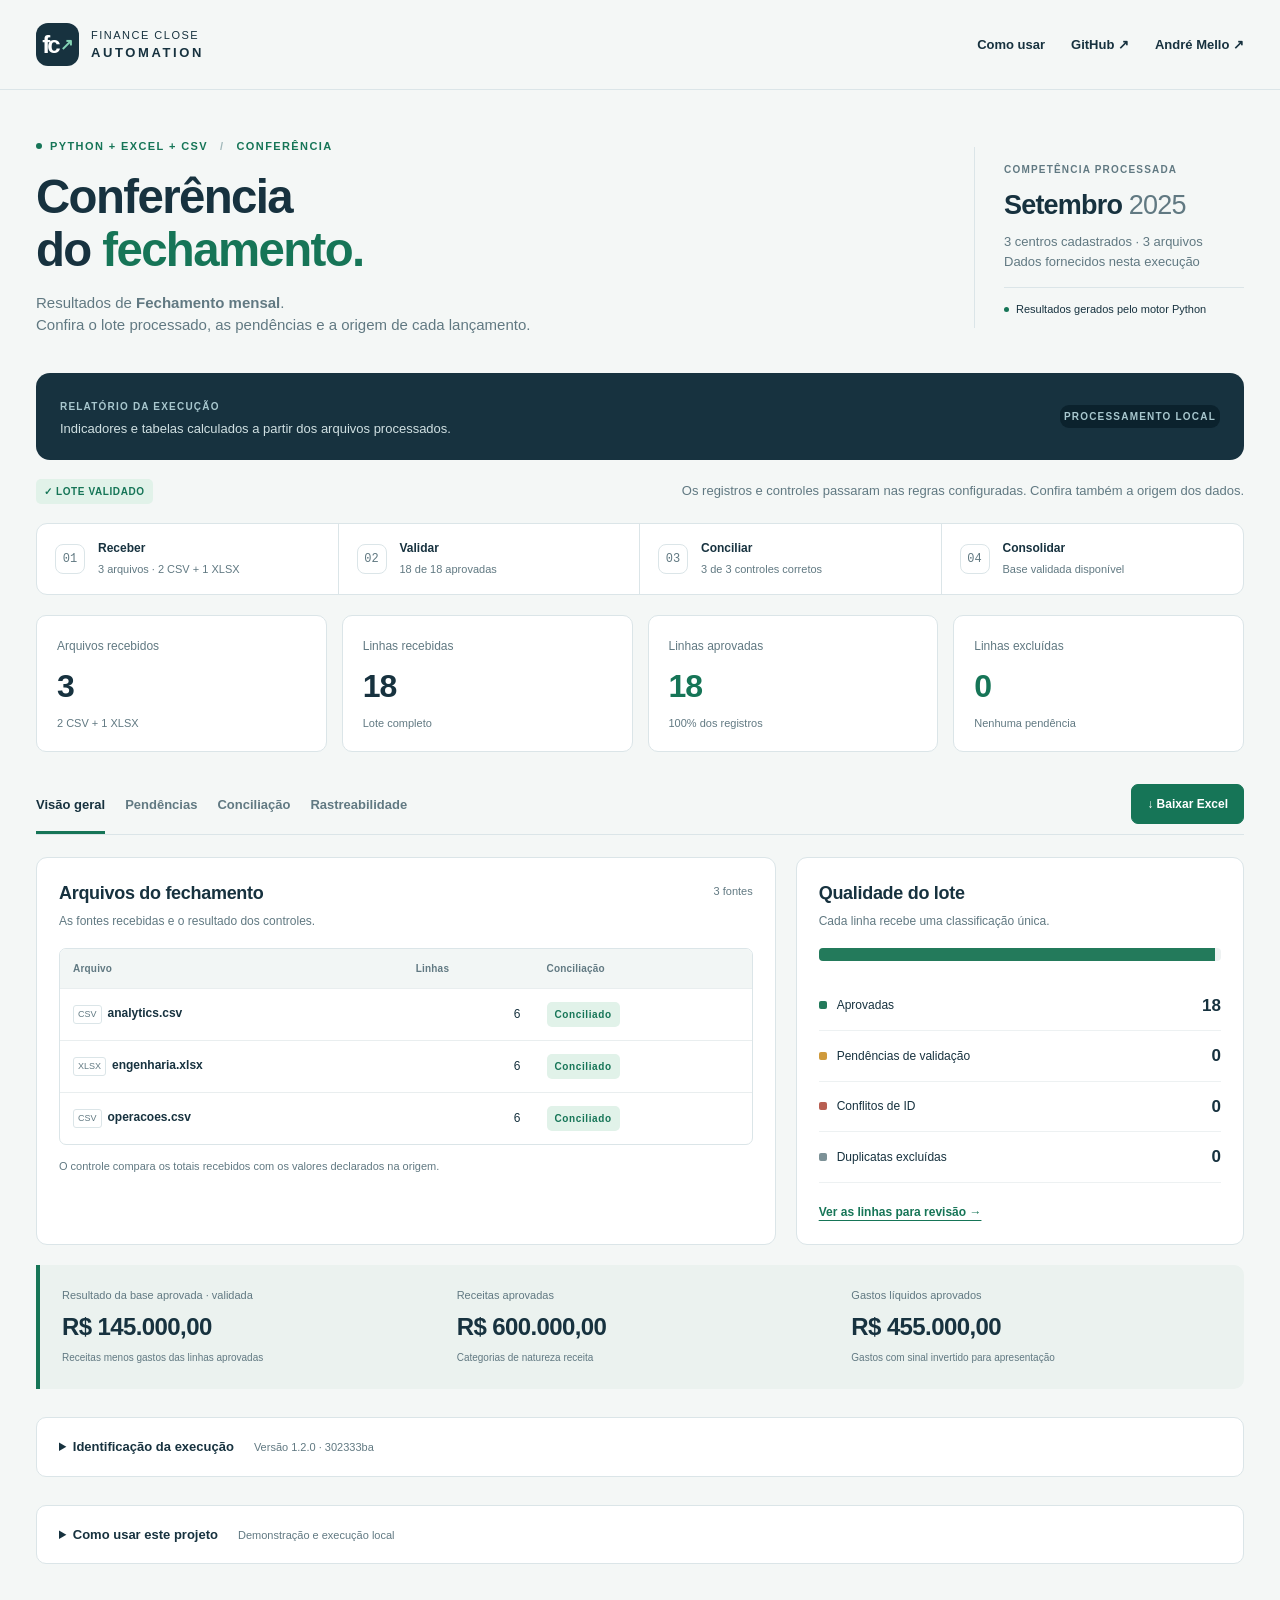
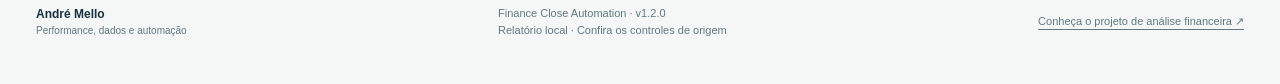
<file: examples/validado/relatorio.html>
<!doctype html>
<html lang="pt-BR">
<head>
  <meta charset="utf-8">
  <meta name="viewport" content="width=device-width, initial-scale=1">
  <meta name="description" content="Automação demonstrativa do fechamento mensal: qualidade de dados, conciliação e rastreabilidade com Python, Excel e CSV.">
  <title>Fechamento mensal</title>
  <style>:root{--ink:#17323f;--muted:#617982;--line:#dbe5e8;--paper:#f4f7f6;--green:#167557;--mint:#e1f2e9;--amber:#a46612;--amber-bg:#fff2db;--red:#b54842;--red-bg:#fceae7;--white:#fff;--blue:#256074}
*{box-sizing:border-box}html{scroll-behavior:smooth}body{margin:0;background:var(--paper);color:var(--ink);font-family:"Segoe UI",Arial,sans-serif;font-size:15px;line-height:1.5}button,input,select{font:inherit}button,a,input,select{touch-action:manipulation}button{cursor:pointer}a{color:inherit;text-underline-offset:4px}button:focus-visible,a:focus-visible,input:focus-visible,select:focus-visible,summary:focus-visible{outline:3px solid #458b97;outline-offset:4px}.skip{position:absolute;left:12px;top:-60px;background:var(--ink);color:white;padding:12px;z-index:20}.skip:focus{top:8px}.topbar{max-width:1344px;margin:auto;padding:23px 36px;display:flex;justify-content:space-between;align-items:center;border-bottom:1px solid var(--line);gap:20px}.brand{display:flex;align-items:center;gap:12px;font-size:11px;letter-spacing:1.5px}.brand b{display:block;letter-spacing:2.6px;font-size:13px}.brand-mark{display:flex;align-items:center;justify-content:center;width:43px;height:43px;border-radius:12px;background:var(--ink);color:white;font-size:24px;font-weight:600;letter-spacing:-3px}.brand-mark span{font-size:16px;color:#83d3b4;letter-spacing:0;padding-left:2px}.topbar nav{display:flex;gap:26px;font-size:13px;font-weight:600}.topbar a{text-decoration:none}main{max-width:1272px;margin:auto;padding:0 32px}.intro{display:grid;grid-template-columns:1fr 270px;gap:40px;padding:48px 0 36px;align-items:center}.eyebrow{display:flex;align-items:center;gap:8px;font-size:11px;font-weight:700;letter-spacing:1.4px;color:var(--green)}.eyebrow>span:first-child{height:6px;width:6px;border-radius:100%;background:var(--green)}.dot{margin:0 4px;color:#a1b8ba}h1{font-size:clamp(32px,3.7vw,48px);line-height:1.13;letter-spacing:-1.6px;margin:15px 0 15px;font-weight:650}h1 em{font-style:normal;color:var(--green)}.intro>div>p{margin:0;color:var(--muted);font-size:15px}.intro-note{border-left:1px solid var(--line);padding:10px 0 10px 29px}.mini-label{font-size:10px;letter-spacing:1.2px;font-weight:700;color:var(--muted)}.intro-note strong{display:block;font-size:27px;letter-spacing:-.8px;margin:5px 0}.intro-note strong span{font-weight:400;color:var(--muted)}.intro-note p{font-size:13px;color:var(--muted);margin:7px 0 16px}.note-line{font-size:11px;border-top:1px solid var(--line);padding-top:13px;display:flex;align-items:center;gap:7px}.small-dot{display:inline-block;height:5px;width:5px;border-radius:100%;background:var(--green)}.case-bar{display:flex;align-items:center;justify-content:space-between;gap:18px;padding:21px 24px;background:var(--ink);border-radius:14px;color:white}.case-bar .mini-label{color:#a8c7ce}.case-bar p{font-size:13px;margin:3px 0 0;color:#d0e0e2}.case-switch{display:flex;gap:5px;padding:4px;background:#0b222d;border-radius:9px;flex-shrink:0}.case-switch button{border:0;background:transparent;color:#aac0c7;border-radius:6px;padding:10px 14px;font-size:13px;font-weight:600}.case-switch button span{font-size:10px;opacity:.6;margin-left:13px}.case-switch button[aria-pressed=true]{background:#f4f8f6;color:var(--ink)}.case-status{display:flex;align-items:center;justify-content:space-between;gap:14px;margin:19px 0;font-size:13px}.case-status p{margin:0;color:var(--muted)}.pill{font-size:10px;font-weight:750;letter-spacing:.6px;border-radius:5px;padding:5px 8px;white-space:nowrap;display:inline-flex;align-items:center;gap:5px}.pill.ok{background:var(--mint);color:var(--green)}.pill.warn{background:var(--amber-bg);color:var(--amber)}.pill.error{background:var(--red-bg);color:var(--red)}.pill.neutral{background:#e9eff0;color:#526a76}.steps{display:grid;grid-template-columns:repeat(4,1fr);border:1px solid var(--line);border-radius:11px;background:white;overflow:hidden}.step{padding:15px 18px;border-right:1px solid var(--line);display:flex;align-items:center;gap:13px}.step:last-child{border-right:0}.step>span{border:1px solid var(--line);border-radius:8px;width:30px;height:30px;display:grid;place-items:center;flex-shrink:0;font-family:monospace;font-size:12px;color:var(--muted)}.step b{font-size:12px;display:block}.step small{font-size:11px;color:var(--muted)}.kpis{display:grid;grid-template-columns:repeat(4,1fr);gap:15px;margin:20px 0 29px}.kpi{background:white;border:1px solid var(--line);border-radius:10px;padding:18px 20px;position:relative}.kpi>span{color:var(--muted);font-size:12px}.kpi strong{display:block;font-size:32px;letter-spacing:-1px;font-weight:650;margin:5px 0 1px;font-variant-numeric:tabular-nums}.kpi small{font-size:11px;color:var(--muted)}.kpi .good{color:var(--green)}.kpi .warning{color:var(--amber)}.workspace-head{display:flex;align-items:center;justify-content:space-between;gap:16px;border-bottom:1px solid var(--line);margin-bottom:22px}.workspace-head>[role=tablist]{display:flex;gap:20px;min-width:0;overflow-x:auto;scrollbar-width:thin}.workspace-head [role=tab]{flex-shrink:0;background:none;border:0;border-bottom:3px solid transparent;color:var(--muted);font-size:13px;font-weight:600;padding:14px 0 16px}.workspace-head [aria-selected=true]{color:var(--ink);border-bottom-color:var(--green)}.button{display:inline-flex;justify-content:center;align-items:center;padding:10px 15px;gap:8px;border-radius:7px;text-decoration:none;border:1px solid var(--line);font-size:12px;font-weight:600;background:white;color:var(--ink);white-space:nowrap}.download{margin-bottom:7px;background:var(--green);border-color:var(--green);color:white}.grid{display:grid;grid-template-columns:minmax(0,1.65fr) minmax(0,1fr);gap:20px}.panel-card{min-width:0;background:white;border:1px solid var(--line);border-radius:11px;padding:22px}.panel-heading{display:flex;justify-content:space-between;gap:12px;align-items:flex-start;margin-bottom:18px}.panel-heading h2{margin:0 0 5px;font-size:18px;letter-spacing:-.3px;font-weight:650}.panel-heading p{margin:0;color:var(--muted);font-size:12px}.counter{font-size:11px;color:var(--muted);white-space:nowrap;padding-top:3px}.table-wrap{max-width:100%;overflow:auto;border:1px solid var(--line);border-radius:7px}table{width:100%;border-collapse:collapse;white-space:nowrap;text-align:left;font-size:12px}thead{background:#f2f6f5;color:var(--muted);font-size:10px;letter-spacing:.2px}th{padding:12px 13px;font-weight:650}td{padding:13px;border-top:1px solid #e9eeef}td.numeric,th.numeric{text-align:right;font-variant-numeric:tabular-nums}td.long{max-width:270px;white-space:normal;min-width:170px}td>small{display:block;color:var(--muted);font-size:10px}.file-name{font-weight:600;color:var(--ink)}.file-type{font-size:9px;border:1px solid var(--line);padding:2px 4px;display:inline-block;border-radius:3px;margin-right:6px;color:var(--muted)}.under-note{font-size:11px;color:var(--muted);margin:13px 0 0}.composition{display:flex;gap:2px;height:13px;border-radius:4px;overflow:hidden;margin:18px 0 20px;background:#eef2f2}.composition span{min-width:0}.issue-row{display:flex;gap:10px;align-items:center;border-bottom:1px solid #edf1f2;padding:12px 0}.issue-row>span{width:8px;height:8px;border-radius:2px;flex-shrink:0}.issue-row div{flex:1;font-size:12px}.issue-row b{font-size:17px;font-variant-numeric:tabular-nums}.issue-row:last-of-type{margin-bottom:17px}.link-button{background:none;border:0;padding:0;color:var(--green);text-decoration:underline;text-underline-offset:4px;font-size:12px;font-weight:600}.bridge{margin-top:20px;display:grid;grid-template-columns:1fr 1fr 1fr;gap:24px;border-left:4px solid var(--green);padding:22px;background:#ebf2ef;border-radius:0 10px 10px 0}.bridge>div{min-width:0}.bridge span{font-size:11px;color:var(--muted);display:block}.bridge strong{font-size:clamp(18px,2.1vw,24px);letter-spacing:-.6px;font-variant-numeric:tabular-nums;display:block;margin-top:5px}.bridge small{font-size:10px;color:var(--muted)}.table-toolbar{display:flex;gap:10px;margin-bottom:16px;flex-wrap:wrap;align-items:end}.field{display:flex;flex-direction:column;gap:5px;font-size:10px;font-weight:650;color:var(--muted)}.field.grow{flex:1;min-width:160px}.field input,.field select{height:38px;padding:7px 10px;border:1px solid var(--line);background:white;border-radius:6px;color:var(--ink);font-size:12px;min-width:0}.field select{max-width:200px}.table-toolbar .button{height:38px}.empty{text-align:center;padding:28px;white-space:normal;color:var(--muted)}.control-note{background:#f2f6f4;border-radius:7px;padding:13px 15px;margin-top:17px;font-size:12px;color:var(--muted)}.source-hashes{display:grid;gap:10px;margin-top:19px;grid-template-columns:repeat(3,minmax(0,1fr))}.hash-box{background:#f3f6f5;padding:12px;border-radius:7px;min-width:0}.hash-box strong{display:block;font-size:11px;margin-bottom:5px}.hash-box code{font-size:9px;word-break:break-all;color:var(--muted)}.guide{background:white;border:1px solid var(--line);border-radius:10px;margin-top:28px;scroll-margin-top:20px}.guide summary{cursor:pointer;padding:19px 22px;font-size:13px;font-weight:650}.guide-hint{font-weight:400;font-size:11px;color:var(--muted);margin-left:20px}.guide-body{padding:3px 22px 22px;display:grid;gap:30px;grid-template-columns:1fr 1.5fr 1fr}.guide h3{font-size:14px;margin:7px 0}.guide p{font-size:12px;color:var(--muted)}.step-no{font:11px monospace;color:var(--green)}pre{white-space:pre-wrap;overflow-wrap:anywhere;font-size:10px;line-height:1.8;background:#f0f5f3;border:1px solid var(--line);padding:12px;border-radius:6px}.muted{color:var(--muted)}footer{padding:30px 0 35px;display:flex;align-items:center;justify-content:space-between;gap:25px;font-size:11px;color:var(--muted)}footer strong{display:block;color:var(--ink);font-size:12px}footer span{display:block;font-size:10px}footer a{font-size:11px}#panel{outline-offset:5px}.small{font-size:11px}
@media(max-width:900px){.intro{grid-template-columns:1fr 230px}.intro-note{padding-left:20px}.step{padding:12px;gap:9px}.steps small{font-size:10px}.grid{grid-template-columns:1fr}.case-bar{padding:19px}.bridge strong{font-size:21px}.guide-body{grid-template-columns:1fr 1fr}.guide-body>div:last-child{grid-column:1/-1}.workspace-head>[role=tablist]{gap:17px}.kpi{padding:15px}}
@media(max-width:620px){.topbar{padding:16px 20px;gap:12px}.topbar nav{gap:13px;font-size:11px}.topbar nav a:first-child{display:none}.brand{font-size:8px;letter-spacing:1px;gap:8px}.brand b{font-size:10px;letter-spacing:1.5px}.brand-mark{width:33px;height:33px;font-size:20px;border-radius:9px}.brand-mark span{font-size:12px}main{padding:0 18px}.intro{grid-template-columns:1fr;gap:22px;padding:29px 0 24px}.intro-note{border-left:0;border-top:1px solid var(--line);padding:16px 0 0;display:grid;grid-template-columns:1fr 1fr;align-items:center;gap:5px 15px}.intro-note .mini-label{grid-column:1/-1}.intro-note strong{font-size:22px;margin:2px 0}.intro-note p{font-size:11px;margin:0}.note-line{grid-column:1/-1;border:0;padding-top:8px;font-size:10px}h1{font-size:35px}.intro>div>p{font-size:13px}.eyebrow{font-size:9px;letter-spacing:1px}.case-bar{display:block;padding:17px;border-radius:10px}.case-bar p{font-size:11px}.case-switch{margin-top:14px;display:grid;grid-template-columns:1fr 1fr}.case-switch button{font-size:11px;padding:9px}.case-switch button span{margin-left:8px;font-size:9px}.case-status{align-items:flex-start;font-size:11px;gap:10px}.case-status p{max-width:60%}.case-status .pill{font-size:9px}.steps{grid-template-columns:1fr 1fr}.step{padding:12px 10px;gap:9px}.step:nth-child(2){border-right:0}.step:nth-child(-n+2){border-bottom:1px solid var(--line)}.step b{font-size:11px}.step>span{width:26px;height:26px;font-size:10px}.kpis{grid-template-columns:1fr 1fr;gap:10px;margin:14px 0 20px}.kpi{padding:13px 14px}.kpi>span{font-size:10px}.kpi strong{font-size:27px;margin:3px 0}.kpi small{font-size:10px}.workspace-head{display:block;margin-bottom:15px}.workspace-head>[role=tablist]{gap:18px}.workspace-head [role=tab]{font-size:11px;padding-bottom:13px}.download{width:100%;margin:12px 0}.panel-card{padding:17px 14px;border-radius:9px}.panel-heading h2{font-size:16px}.panel-heading p{font-size:11px}.panel-heading{gap:8px;margin-bottom:14px}.counter{font-size:10px}.bridge{grid-template-columns:1fr;gap:15px;padding:19px}.bridge strong{font-size:23px}.bridge>div+div{padding-top:12px;border-top:1px solid #d4e2da}.source-hashes{grid-template-columns:1fr}.table-toolbar{gap:9px}.field.grow{flex-basis:100%}.field{flex:1;min-width:0}.field select{width:100%;max-width:100%}.table-toolbar .button{flex-basis:100%}.guide summary{padding:17px 14px;font-size:12px}.guide-hint{display:block;margin:4px 0 0 15px;font-size:10px}.guide-body{grid-template-columns:1fr;padding:0 16px 16px;gap:20px}.guide-body>div:last-child{grid-column:auto}footer{flex-wrap:wrap;gap:14px;padding:24px 0}footer p{margin:0;font-size:10px}footer>a{flex-basis:100%}}
.audit-body{padding:5px 22px 22px;overflow-wrap:anywhere}.audit-grid{display:grid;grid-template-columns:repeat(auto-fit,minmax(220px,1fr));gap:18px;margin:12px 0 18px}.audit-grid code{display:block;font:11px/1.6 Consolas,monospace;overflow-wrap:anywhere;color:var(--muted);margin-top:6px}.audit-grid small{display:block;font-size:11px;color:var(--muted)}.audit-body .hash-box{border-bottom:1px solid var(--line);padding:12px 0}.audit-body h3{font-size:14px}.audit-body p{font-size:12px;color:var(--muted)}small.action{display:block;border-left:2px solid #b9d8c9;padding:7px 0 0 9px;margin-top:9px;color:var(--ink);font-size:11px;line-height:1.55}.comparison-section{margin-top:24px}.comparison-warning{background:var(--amber-bg);border-left:3px solid var(--amber);padding:14px 18px;margin-bottom:12px;border-radius:5px;font-size:12px}.comparison-warning b{font-size:10px;letter-spacing:.6px}.comparison-warning p{margin:5px 0 0}.comparison-entry+.comparison-entry{border-top:1px dashed var(--line);padding-top:8px;margin-top:8px}.comparison-entry b{font-size:10px;display:block}.comparison-entry>span{display:block;font-size:12px}.comparison-entry small{max-width:230px}.comparison-section td:first-child .pill{margin-top:8px}.comparison-section .long{max-width:220px}.comparison-section{scroll-margin-top:20px}
@media(max-width:620px){.audit-body{padding:4px 14px 16px}.audit-grid{grid-template-columns:minmax(0,1fr)}.comparison-warning{padding:12px}.comparison-section .panel-heading{display:block}.comparison-section .counter{display:block;margin-top:9px}}
@media(prefers-reduced-motion:reduce){html{scroll-behavior:auto}}
</style>
</head>
<body>
<a class="skip" href="#panel">Ir para o relatório</a>
<header class="topbar"><div class="brand"><span class="brand-mark" aria-hidden="true">fc<span>↗</span></span><span>FINANCE CLOSE <b>AUTOMATION</b></span></div><nav aria-label="Links do projeto"><a href="#como-usar">Como usar</a><a href="https://github.com/andremellotech/finance-close-automation">GitHub ↗</a><a href="https://www.linkedin.com/in/aamello/">André Mello ↗</a></nav></header>
<main>
  <section class="intro" aria-labelledby="page-title"><div><div class="eyebrow"><span></span> PYTHON + EXCEL + CSV <span class="dot">/</span> CONFERÊNCIA</div><h1 id="page-title">Conferência<br>do <em>fechamento.</em></h1><p>Resultados de <strong>Fechamento mensal</strong>.<br>Confira o lote processado, as pendências e a origem de cada lançamento.</p></div><aside class="intro-note"><span class="mini-label">COMPETÊNCIA PROCESSADA</span><strong>Setembro <span>2025</span></strong><p>3 centros cadastrados · 3 arquivos<br>Dados fornecidos nesta execução</p><div class="note-line"><span class="small-dot"></span> Resultados gerados pelo motor Python</div></aside></section>
  <section class="case-bar" aria-label="Contexto do relatório"><div><span class="mini-label">RELATÓRIO DA EXECUÇÃO</span><p>Indicadores e tabelas calculados a partir dos arquivos processados.</p></div><div class="case-switch" role="group" aria-label="Exemplo demonstrativo"><span class="mini-label">PROCESSAMENTO LOCAL</span></div></section>
  
  <div id="case-status" class="case-status" aria-live="polite"></div>
  <section id="steps" class="steps" aria-label="Etapas do fechamento"></section>
  <section id="kpis" class="kpis" aria-label="Indicadores do lote"></section>
  <div class="workspace-head"><div role="tablist" aria-label="Perspectivas do fechamento"><button id="tab-overview" type="button" role="tab" aria-controls="panel" aria-selected="true" data-view="overview">Visão geral</button><button id="tab-issues" type="button" role="tab" aria-controls="panel" aria-selected="false" data-view="issues">Pendências</button><button id="tab-controls" type="button" role="tab" aria-controls="panel" aria-selected="false" data-view="controls">Conciliação</button><button id="tab-trace" type="button" role="tab" aria-controls="panel" aria-selected="false" data-view="trace">Rastreabilidade</button></div><a class="button download" id="excel-download" href="fechamento.xlsx" download>↓ Baixar Excel</a></div>
  <section id="panel" role="tabpanel" aria-labelledby="tab-overview" tabindex="0"></section>
  <details id="execution-meta" class="guide"></details>
  <details id="como-usar" class="guide"><summary><span>Como usar este projeto</span><span class="guide-hint">Demonstração e execução local</span></summary><div class="guide-body"><div><span class="step-no">01</span><h3>Explore os resultados</h3><p>Percorra as quatro perspectivas. Os filtros alteram as tabelas; os indicadores descrevem o lote completo.</p></div><div><span class="step-no">02</span><h3>Execute a rotina</h3><p>No projeto extraído, instale as dependências e execute o comando abaixo. Use uma pasta de saída vazia.</p><pre>python -m pip install -r requirements.txt
python -m finance_close run --input sample-input/validado --controls config/controle.csv --period 2025-09 --output local-output/meu-fechamento</pre></div><div><span class="step-no">03</span><h3>Confira as entregas</h3><p>A rotina gera base aprovada, pendências, conciliação, rastreabilidade, JSON, Excel e HTML. O retorno 0 indica validado; 2 indica pendências; 1 indica erro na execução.</p><p class="muted">Este HTML contém os dados desta execução. Para conferir outro lote, execute a rotina novamente. Compartilhe o relatório somente com quem pode acessar esses dados.</p></div></div></details>
  <footer><div><strong>André Mello</strong><span>Performance, dados e automação</span></div><p>Finance Close Automation · v1.2.0<br>Relatório local · Confira os controles de origem</p><a href="https://github.com/andremellotech/financial-performance-analytics">Conheça o projeto de análise financeira ↗</a></footer>
</main>
<script type="application/json" id="demo-data">{"execucao":{"competencia":"2025-09","liberado":true,"resumo":{"arquivos":3,"recebidas":18,"aprovadas":18,"pendentes":0,"duplicadas":0,"conflitos":0,"excluidas":0,"valores_nao_quantificaveis":0,"total_recebido_centavos":14500000,"total_aprovado_centavos":14500000,"total_excluido_centavos":0,"receitas_centavos":60000000,"gastos_centavos":45500000},"linhas":[{"registro_id":"ANA-001","data_competencia":"2025-09-15","centro_custo":"ANA","categoria":"REV","descricao":"Receita — exemplo fictício","valor_brl":"200000.00","campos_origem":{"registro_id":"ANA-001","data_competencia":"2025-09-15","centro_custo":"ANA","categoria":"REV","descricao":"Receita — exemplo fictício","valor_brl":"200000.00"},"_input_errors":[],"_valor_formato_invalido":false,"arquivo":"analytics.csv","aba":"CSV","linha":2,"_formula":false,"_excel_errors":[],"erros":[],"status":"APROVADO","valor_centavos":20000000,"orientacoes":[]},{"registro_id":"ANA-002","data_competencia":"2025-09-15","centro_custo":"ANA","categoria":"DIR","descricao":"Custos diretos — exemplo fictício","valor_brl":"-50000.00","campos_origem":{"registro_id":"ANA-002","data_competencia":"2025-09-15","centro_custo":"ANA","categoria":"DIR","descricao":"Custos diretos — exemplo fictício","valor_brl":"-50000.00"},"_input_errors":[],"_valor_formato_invalido":false,"arquivo":"analytics.csv","aba":"CSV","linha":3,"_formula":false,"_excel_errors":[],"erros":[],"status":"APROVADO","valor_centavos":-5000000,"orientacoes":[]},{"registro_id":"ANA-003","data_competencia":"2025-09-15","centro_custo":"ANA","categoria":"PES","descricao":"Pessoal — exemplo fictício","valor_brl":"-60000.00","campos_origem":{"registro_id":"ANA-003","data_competencia":"2025-09-15","centro_custo":"ANA","categoria":"PES","descricao":"Pessoal — exemplo fictício","valor_brl":"-60000.00"},"_input_errors":[],"_valor_formato_invalido":false,"arquivo":"analytics.csv","aba":"CSV","linha":4,"_formula":false,"_excel_errors":[],"erros":[],"status":"APROVADO","valor_centavos":-6000000,"orientacoes":[]},{"registro_id":"ANA-004","data_competencia":"2025-09-15","centro_custo":"ANA","categoria":"TEC","descricao":"Tecnologia — exemplo fictício","valor_brl":"-15000.00","campos_origem":{"registro_id":"ANA-004","data_competencia":"2025-09-15","centro_custo":"ANA","categoria":"TEC","descricao":"Tecnologia — exemplo fictício","valor_brl":"-15000.00"},"_input_errors":[],"_valor_formato_invalido":false,"arquivo":"analytics.csv","aba":"CSV","linha":5,"_formula":false,"_excel_errors":[],"erros":[],"status":"APROVADO","valor_centavos":-1500000,"orientacoes":[]},{"registro_id":"ANA-005","data_competencia":"2025-09-15","centro_custo":"ANA","categoria":"COM","descricao":"Comercial — exemplo fictício","valor_brl":"-8000.00","campos_origem":{"registro_id":"ANA-005","data_competencia":"2025-09-15","centro_custo":"ANA","categoria":"COM","descricao":"Comercial — exemplo fictício","valor_brl":"-8000.00"},"_input_errors":[],"_valor_formato_invalido":false,"arquivo":"analytics.csv","aba":"CSV","linha":6,"_formula":false,"_excel_errors":[],"erros":[],"status":"APROVADO","valor_centavos":-800000,"orientacoes":[]},{"registro_id":"ANA-006","data_competencia":"2025-09-15","centro_custo":"ANA","categoria":"ADM","descricao":"Administrativo — exemplo fictício","valor_brl":"-7000.00","campos_origem":{"registro_id":"ANA-006","data_competencia":"2025-09-15","centro_custo":"ANA","categoria":"ADM","descricao":"Administrativo — exemplo fictício","valor_brl":"-7000.00"},"_input_errors":[],"_valor_formato_invalido":false,"arquivo":"analytics.csv","aba":"CSV","linha":7,"_formula":false,"_excel_errors":[],"erros":[],"status":"APROVADO","valor_centavos":-700000,"orientacoes":[]},{"registro_id":"ENG-001","data_competencia":"2025-09-15","centro_custo":"ENG","categoria":"REV","descricao":"Receita — exemplo fictício","valor_brl":"180000","campos_origem":{"registro_id":"ENG-001","data_competencia":"2025-09-15T00:00:00","centro_custo":"ENG","categoria":"REV","descricao":"Receita — exemplo fictício","valor_brl":"180000"},"_input_errors":[],"_valor_formato_invalido":false,"arquivo":"engenharia.xlsx","aba":"Lancamentos","linha":2,"_formula":false,"_excel_errors":[],"erros":[],"status":"APROVADO","valor_centavos":18000000,"orientacoes":[]},{"registro_id":"ENG-002","data_competencia":"2025-09-15","centro_custo":"ENG","categoria":"DIR","descricao":"Custos diretos — exemplo fictício","valor_brl":"-60000","campos_origem":{"registro_id":"ENG-002","data_competencia":"2025-09-15T00:00:00","centro_custo":"ENG","categoria":"DIR","descricao":"Custos diretos — exemplo fictício","valor_brl":"-60000"},"_input_errors":[],"_valor_formato_invalido":false,"arquivo":"engenharia.xlsx","aba":"Lancamentos","linha":3,"_formula":false,"_excel_errors":[],"erros":[],"status":"APROVADO","valor_centavos":-6000000,"orientacoes":[]},{"registro_id":"ENG-003","data_competencia":"2025-09-15","centro_custo":"ENG","categoria":"PES","descricao":"Pessoal — exemplo fictício","valor_brl":"-55000","campos_origem":{"registro_id":"ENG-003","data_competencia":"2025-09-15T00:00:00","centro_custo":"ENG","categoria":"PES","descricao":"Pessoal — exemplo fictício","valor_brl":"-55000"},"_input_errors":[],"_valor_formato_invalido":false,"arquivo":"engenharia.xlsx","aba":"Lancamentos","linha":4,"_formula":false,"_excel_errors":[],"erros":[],"status":"APROVADO","valor_centavos":-5500000,"orientacoes":[]},{"registro_id":"ENG-004","data_competencia":"2025-09-15","centro_custo":"ENG","categoria":"TEC","descricao":"Tecnologia — exemplo fictício","valor_brl":"-12000","campos_origem":{"registro_id":"ENG-004","data_competencia":"2025-09-15T00:00:00","centro_custo":"ENG","categoria":"TEC","descricao":"Tecnologia — exemplo fictício","valor_brl":"-12000"},"_input_errors":[],"_valor_formato_invalido":false,"arquivo":"engenharia.xlsx","aba":"Lancamentos","linha":5,"_formula":false,"_excel_errors":[],"erros":[],"status":"APROVADO","valor_centavos":-1200000,"orientacoes":[]},{"registro_id":"ENG-005","data_competencia":"2025-09-15","centro_custo":"ENG","categoria":"COM","descricao":"Comercial — exemplo fictício","valor_brl":"-9000","campos_origem":{"registro_id":"ENG-005","data_competencia":"2025-09-15T00:00:00","centro_custo":"ENG","categoria":"COM","descricao":"Comercial — exemplo fictício","valor_brl":"-9000"},"_input_errors":[],"_valor_formato_invalido":false,"arquivo":"engenharia.xlsx","aba":"Lancamentos","linha":6,"_formula":false,"_excel_errors":[],"erros":[],"status":"APROVADO","valor_centavos":-900000,"orientacoes":[]},{"registro_id":"ENG-006","data_competencia":"2025-09-15","centro_custo":"ENG","categoria":"ADM","descricao":"Administrativo — exemplo fictício","valor_brl":"-4000","campos_origem":{"registro_id":"ENG-006","data_competencia":"2025-09-15T00:00:00","centro_custo":"ENG","categoria":"ADM","descricao":"Administrativo — exemplo fictício","valor_brl":"-4000"},"_input_errors":[],"_valor_formato_invalido":false,"arquivo":"engenharia.xlsx","aba":"Lancamentos","linha":7,"_formula":false,"_excel_errors":[],"erros":[],"status":"APROVADO","valor_centavos":-400000,"orientacoes":[]},{"registro_id":"OPS-001","data_competencia":"2025-09-15","centro_custo":"OPS","categoria":"REV","descricao":"Receita — exemplo fictício","valor_brl":"220000.00","campos_origem":{"registro_id":"OPS-001","data_competencia":"2025-09-15","centro_custo":"OPS","categoria":"REV","descricao":"Receita — exemplo fictício","valor_brl":"220000.00"},"_input_errors":[],"_valor_formato_invalido":false,"arquivo":"operacoes.csv","aba":"CSV","linha":2,"_formula":false,"_excel_errors":[],"erros":[],"status":"APROVADO","valor_centavos":22000000,"orientacoes":[]},{"registro_id":"OPS-002","data_competencia":"2025-09-15","centro_custo":"OPS","categoria":"DIR","descricao":"Custos diretos — exemplo fictício","valor_brl":"-75000.00","campos_origem":{"registro_id":"OPS-002","data_competencia":"2025-09-15","centro_custo":"OPS","categoria":"DIR","descricao":"Custos diretos — exemplo fictício","valor_brl":"-75000.00"},"_input_errors":[],"_valor_formato_invalido":false,"arquivo":"operacoes.csv","aba":"CSV","linha":3,"_formula":false,"_excel_errors":[],"erros":[],"status":"APROVADO","valor_centavos":-7500000,"orientacoes":[]},{"registro_id":"OPS-003","data_competencia":"2025-09-15","centro_custo":"OPS","categoria":"PES","descricao":"Pessoal — exemplo fictício","valor_brl":"-70000.00","campos_origem":{"registro_id":"OPS-003","data_competencia":"2025-09-15","centro_custo":"OPS","categoria":"PES","descricao":"Pessoal — exemplo fictício","valor_brl":"-70000.00"},"_input_errors":[],"_valor_formato_invalido":false,"arquivo":"operacoes.csv","aba":"CSV","linha":4,"_formula":false,"_excel_errors":[],"erros":[],"status":"APROVADO","valor_centavos":-7000000,"orientacoes":[]},{"registro_id":"OPS-004","data_competencia":"2025-09-15","centro_custo":"OPS","categoria":"TEC","descricao":"Tecnologia — exemplo fictício","valor_brl":"-14000.00","campos_origem":{"registro_id":"OPS-004","data_competencia":"2025-09-15","centro_custo":"OPS","categoria":"TEC","descricao":"Tecnologia — exemplo fictício","valor_brl":"-14000.00"},"_input_errors":[],"_valor_formato_invalido":false,"arquivo":"operacoes.csv","aba":"CSV","linha":5,"_formula":false,"_excel_errors":[],"erros":[],"status":"APROVADO","valor_centavos":-1400000,"orientacoes":[]},{"registro_id":"OPS-005","data_competencia":"2025-09-15","centro_custo":"OPS","categoria":"COM","descricao":"Comercial — exemplo fictício","valor_brl":"-11000.00","campos_origem":{"registro_id":"OPS-005","data_competencia":"2025-09-15","centro_custo":"OPS","categoria":"COM","descricao":"Comercial — exemplo fictício","valor_brl":"-11000.00"},"_input_errors":[],"_valor_formato_invalido":false,"arquivo":"operacoes.csv","aba":"CSV","linha":6,"_formula":false,"_excel_errors":[],"erros":[],"status":"APROVADO","valor_centavos":-1100000,"orientacoes":[]},{"registro_id":"OPS-006","data_competencia":"2025-09-15","centro_custo":"OPS","categoria":"ADM","descricao":"Administrativo — exemplo fictício","valor_brl":"-5000.00","campos_origem":{"registro_id":"OPS-006","data_competencia":"2025-09-15","centro_custo":"OPS","categoria":"ADM","descricao":"Administrativo — exemplo fictício","valor_brl":"-5000.00"},"_input_errors":[],"_valor_formato_invalido":false,"arquivo":"operacoes.csv","aba":"CSV","linha":7,"_formula":false,"_excel_errors":[],"erros":[],"status":"APROVADO","valor_centavos":-500000,"orientacoes":[]}],"conciliacao":[{"arquivo":"analytics.csv","linhas_recebidas":6,"linhas_esperadas":6,"total_recebido_centavos":6000000,"total_esperado_centavos":6000000,"valores_nao_quantificaveis":0,"diferenca_centavos":0,"status":"CONCILIADO"},{"arquivo":"engenharia.xlsx","linhas_recebidas":6,"linhas_esperadas":6,"total_recebido_centavos":4000000,"total_esperado_centavos":4000000,"valores_nao_quantificaveis":0,"diferenca_centavos":0,"status":"CONCILIADO"},{"arquivo":"operacoes.csv","linhas_recebidas":6,"linhas_esperadas":6,"total_recebido_centavos":4500000,"total_esperado_centavos":4500000,"valores_nao_quantificaveis":0,"diferenca_centavos":0,"status":"CONCILIADO"}],"fontes":{"analytics.csv":{"sha256":"a8bc72cab6686f94bfd0c33da53d4bf369c627eede3e98689913c1f05fe02f48","bytes":498},"engenharia.xlsx":{"sha256":"c1c1a1696e53655008f891558116c1524e07ff0fcc2d09f5212137bd2c9aadb3","bytes":6000},"operacoes.csv":{"sha256":"6473980937e40a02d60ee47b5c1a324c7a7efa307a0cc4e71d9b4a0a32eda869","bytes":499}},"catalogo":{"centros":{"ANA":"Analytics","ENG":"Engenharia","OPS":"Operações"},"categorias":{"REV":{"nome":"Receita","natureza":"receita","sinal":"nao_negativo"},"DIR":{"nome":"Custos diretos","natureza":"gasto","sinal":"nao_positivo"},"PES":{"nome":"Pessoal","natureza":"gasto","sinal":"nao_positivo"},"TEC":{"nome":"Tecnologia","natureza":"gasto","sinal":"nao_positivo"},"COM":{"nome":"Comercial","natureza":"gasto","sinal":"nao_positivo"},"ADM":{"nome":"Administrativo","natureza":"gasto","sinal":"nao_positivo"}},"obrigatorios":["registro_id","data_competencia","centro_custo","categoria","descricao","valor_brl"]},"demonstrativo":true,"perfil_entrada":{"nome":"Fechamento mensal","entrada":{"separador":";","aba":"Lancamentos","colunas":{"registro_id":"registro_id","data_competencia":"data_competencia","centro_custo":"centro_custo","categoria":"categoria","descricao":"descricao","valor_brl":"valor_brl"},"formato_data":"iso","decimal":".","milhar":"","permitir_colunas_extras":false}},"schema_versao":1,"execucao":{"id":"302333ba-f6df-4c86-addf-8c9c1388e2bb","gerado_em_utc":"2026-10-14T18:18:42Z","versao_aplicacao":"1.2.0","versao_python":"3.12.14","configuracoes":{"catalogo_sha256":"dccd33d5340ae8f8a853e57c07c9cead295dee4615379770efba5dd94de36d5a","perfil_sha256":"a33a11f79784d9296e6b0ef1b27ed27ceb99385636c438c51a19e9d1e07d51f4","controle_sha256":"86b5745da063f135d91af18768c2ff23a703d0604546c4cf793c30af4aaad6ec"}}}}</script>
<script type="application/json" id="report-context">{"mode":"run","title":"Fechamento mensal","excelPaths":{"execucao":"fechamento.xlsx"},"manifestPaths":{"execucao":"execucao.json"}}</script>
<script>"use strict";
const datasets = JSON.parse(document.getElementById("demo-data").textContent);
const reportContext = JSON.parse(document.getElementById('report-context').textContent);
let caseKey = Object.keys(datasets)[0];
let view = "overview";
let query = "";
let statusFilter = "";
let areaFilter = "";
const $ = selector => document.querySelector(selector);
const esc = value => String(value ?? "—").replace(/[&<>"']/g, c => ({"&":"&amp;","<":"&lt;",">":"&gt;",'"':"&quot;","'":"&#39;"}[c]));
const brl = value => value == null ? "—" : new Intl.NumberFormat("pt-BR", {style:"currency",currency:"BRL"}).format(value / 100);
const labels = {APROVADO:"Aprovado", PENDENTE:"Pendente", DUPLICADO:"Duplicado", CONFLITO:"Conflito de ID", CONCILIADO:"Conciliado", DIVERGENTE:"Divergente", INCOMPLETO:"Incompleto", SEM_CONTROLE:"Sem controle", ARQUIVO_AUSENTE:"Arquivo ausente", VAZIO:"Vazio"};
const errors = {CENTRO_DESCONHECIDO:"Centro de custo desconhecido", CATEGORIA_DESCONHECIDA:"Categoria desconhecida", VALOR_INVALIDO:"Valor não numérico ou diferente do formato configurado", DATA_INVALIDA:"Data inválida", DATA_FORMATO_INVALIDO:"Data diferente do formato configurado", FORA_COMPETENCIA:"Fora da competência", SINAL_INCOMPATIVEL:"Sinal incompatível com a categoria", DUPLICATA_EXATA:"Repetição exata do lançamento", CONFLITO_ID:"Mesmo ID com campos diferentes", FORMULA_NAO_ACEITA:"Fórmula na entrada Excel"};
const reason = code => code.startsWith("CAMPO_VAZIO:") ? `Campo vazio: ${code.split(":")[1]}` : errors[code] || code;
const kind = status => ["APROVADO","CONCILIADO"].includes(status) ? "ok" : status === "CONFLITO" ? "error" : status === "DUPLICADO" ? "neutral" : "warn";
const pill = status => `<span class="pill ${kind(status)}">${esc(labels[status] || status)}</span>`;
const fileName = name => `<span class="file-type">${esc(name.split(".").pop().toUpperCase())}</span><span class="file-name">${esc(name)}</span>`;
const data = () => datasets[caseKey];
const counted = (n, singular, plural) => `${n} ${n === 1 ? singular : plural}`;

function heading(title, description, counter = "") {
  return `<div class="panel-heading"><div><h2>${title}</h2><p>${description}</p></div>${counter ? `<span class="counter">${counter}</span>` : ""}</div>`;
}
function wrapTable(headers, rows, empty = "Nenhuma linha nesta seleção.") {
  return `<div class="table-wrap"><table><thead><tr>${headers.map(h => `<th scope="col">${h}</th>`).join("")}</tr></thead><tbody>${rows.length ? rows.join("") : `<tr><td class="empty" colspan="${headers.length}">${empty}</td></tr>`}</tbody></table></div>`;
}
function updateTop() {
  const d = data(), s = d.resumo;
  const formatCounts = Object.keys(d.fontes).reduce((counts,name)=>{const type=name.split('.').pop().toUpperCase();counts[type]=(counts[type]||0)+1;return counts;},{});
  const formatNote = Object.entries(formatCounts).map(([type,count])=>`${count} ${type}`).join(' + ') || 'Sem fontes registradas';
  $("#case-status").innerHTML = `<span class="pill ${d.liberado ? "ok" : "warn"}">${d.liberado ? "✓ LOTE VALIDADO" : "! REVISÃO NECESSÁRIA"}</span><p>${d.liberado ? "Os registros e controles passaram nas regras configuradas. Confira também a origem dos dados." : "Base aprovada parcial. Confira as exclusões e as divergências nos controles de origem."}</p>`;
  const phases = [["Receber",`${counted(s.arquivos,'arquivo','arquivos')} · ${formatNote}`],["Validar",`${s.aprovadas} de ${s.recebidas} aprovadas`],["Conciliar",`${d.conciliacao.filter(c=>c.status==="CONCILIADO").length} de ${counted(d.conciliacao.length,'controle correto','controles corretos')}`],["Consolidar", d.liberado ? "Base validada disponível" : "Base parcial disponível"]];
  $("#steps").innerHTML = phases.map(([title,note],i)=>`<div class="step"><span>0${i+1}</span><div><b>${title}</b><small>${esc(note)}</small></div></div>`).join("");
  const cards = [["Arquivos recebidos",s.arquivos,formatNote,""],["Linhas recebidas",s.recebidas,"Lote completo",""],["Linhas aprovadas",s.aprovadas,`${Math.round(s.aprovadas / Math.max(1,s.recebidas)*100)}% dos registros`,"good"],["Linhas excluídas",s.excluidas,s.excluidas ? "Revisar antes de liberar" : "Nenhuma pendência",s.excluidas ? "warning" : "good"]];
  $("#kpis").innerHTML = cards.map(([title,value,note,color])=>`<div class="kpi"><span>${title}</span><strong class="${color}">${value}</strong><small>${note}</small></div>`).join("");
  $("#excel-download").href = reportContext.excelPaths[caseKey];
  const execution = d.execucao;
  $('#execution-meta').innerHTML = execution ? `<summary><span>Identificação da execução</span><span class="guide-hint">Versão ${esc(execution.versao_aplicacao)} · ${esc(execution.id.slice(0,8))}</span></summary><div class="audit-body"><div class="audit-grid"><div><span class="mini-label">ID DA EXECUÇÃO</span><code>${esc(execution.id)}</code></div><div><span class="mini-label">GERADO EM UTC</span><code>${esc(execution.gerado_em_utc)}</code></div><div><span class="mini-label">AMBIENTE</span><code>Programa ${esc(execution.versao_aplicacao)} · Python ${esc(execution.versao_python)}</code></div></div><h3>Configurações efetivas · SHA-256</h3>${Object.entries(execution.configuracoes).map(([name,value])=>`<div class="hash-box"><strong>${esc(name)}</strong><code>${esc(value || 'Não informado')}</code></div>`).join('')}<p>Os hashes identificam as configurações usadas; não são assinatura ou garantia de autenticidade. Os hashes das fontes estão em Rastreabilidade.</p><a class="button" href="${esc(reportContext.manifestPaths[caseKey])}" download>↓ Baixar identificação JSON</a></div>` : '<summary>Execução sem identificação registrada</summary>';
  document.querySelectorAll("[data-case]").forEach(b=>b.setAttribute("aria-pressed",String(b.dataset.case === caseKey)));
}
function overview() {
  const d = data(), s = d.resumo;
  const files = d.conciliacao.map(c=>`<tr><td>${fileName(c.arquivo)}</td><td class="numeric">${c.linhas_recebidas}</td><td>${pill(c.status)}</td></tr>`);
  const types = [["Aprovadas",s.aprovadas,"#237a5b"],["Pendências de validação",s.pendentes,"#cf9a3c"],["Conflitos de ID",s.conflitos,"#b85f52"],["Duplicatas excluídas",s.duplicadas,"#7c9197"]];
  return `<div class="grid"><article class="panel-card">${heading("Arquivos do fechamento","As fontes recebidas e o resultado dos controles.",counted(s.arquivos,"fonte","fontes"))}${wrapTable(["Arquivo","Linhas","Conciliação"],files)}<p class="under-note">O controle compara os totais recebidos com os valores declarados na origem.</p></article><article class="panel-card">${heading("Qualidade do lote","Cada linha recebe uma classificação única.")}<div class="composition" aria-label="Distribuição das classificações">${types.map(([name,count,color])=>`<span title="${name}: ${count}" style="width:${count/Math.max(1,s.recebidas)*100}%;background:${color}"></span>`).join("")}</div>${types.map(([name,count,color])=>`<div class="issue-row"><span style="background:${color}"></span><div>${name}</div><b>${count}</b></div>`).join("")}<button type="button" class="link-button" data-open="issues">Ver as linhas para revisão →</button></article></div><div class="bridge"><div><span>Resultado da base aprovada ${d.liberado ? "· validada" : "· parcial"}</span><strong>${brl(s.total_aprovado_centavos)}</strong><small>Receitas menos gastos das linhas aprovadas</small></div><div><span>Receitas aprovadas</span><strong>${brl(s.receitas_centavos)}</strong><small>Categorias de natureza receita</small></div><div><span>Gastos líquidos aprovados</span><strong>${brl(s.gastos_centavos)}</strong><small>Gastos com sinal invertido para apresentação</small></div></div>`;
}
function controls() {
  const d = data(), s = d.resumo;
  const rows = d.conciliacao.map(c=>`<tr><td>${fileName(c.arquivo)}</td><td class="numeric">${c.linhas_recebidas} / ${c.linhas_esperadas ?? "—"}</td><td class="numeric">${brl(c.total_recebido_centavos)}${c.valores_nao_quantificaveis ? `<small>${c.valores_nao_quantificaveis} valor não quantificável</small>` : ""}</td><td class="numeric">${brl(c.total_esperado_centavos)}</td><td class="numeric">${brl(c.diferenca_centavos)}</td><td>${pill(c.status)}</td></tr>`);
  return `<article class="panel-card">${heading("Conciliação por arquivo","Quantidade e total recebidos, antes da exclusão de linhas.")} ${wrapTable(["Arquivo","Linhas: recebidas / controle","Recebido quantificável","Controle","Diferença","Status"],rows)}<div class="control-note">Com valor inválido, o total recebido mostra somente a parcela quantificável. A diferença fica sem valor e o arquivo recebe status Incompleto.</div><div class="bridge"><div><span>Recebido quantificável</span><strong>${brl(s.total_recebido_centavos)}</strong></div><div><span>Aprovado + excluído quantificável</span><strong>${brl(s.total_aprovado_centavos)}<small>+ ${brl(s.total_excluido_centavos)} excluídos</small></strong></div><div><span>Diferença da ponte</span><strong>${brl(s.total_recebido_centavos-s.total_aprovado_centavos-s.total_excluido_centavos)}</strong><small>${s.valores_nao_quantificaveis} valor(es) não quantificável(is), informado(s) separadamente</small></div></div></article>`;
}
function filteredRows() {
  const needle = query.toLocaleLowerCase("pt-BR");
  return data().linhas.filter(r=>(view !== "issues" || r.status !== "APROVADO") && (!statusFilter || r.status === statusFilter) && (!areaFilter || r.centro_custo === areaFilter) && (!needle || [r.registro_id,r.arquivo,r.descricao,...r.erros.map(reason)].join(" ").toLocaleLowerCase("pt-BR").includes(needle)));
}
function rowTable() {
  const d = data(), rows = filteredRows();
  const total = view === "issues" ? d.resumo.excluidas : d.resumo.recebidas;
  const statuses = (view === "issues" ? ["PENDENTE","CONFLITO","DUPLICADO"] : ["APROVADO","PENDENTE","CONFLITO","DUPLICADO"]);
  const areas = [...new Set(d.linhas.map(r=>r.centro_custo))].sort();
  const toolbar = `<div class="table-toolbar"><label class="field grow">Buscar ID, arquivo ou motivo<input id="search" type="search" placeholder="Ex.: ENG-001 ou competência" value="${esc(query)}"></label><label class="field">Classificação<select id="status-filter"><option value="">Todas</option>${statuses.map(s=>`<option value="${s}" ${statusFilter===s?"selected":""}>${labels[s]}</option>`).join("")}</select></label><label class="field">Centro de custo<select id="area-filter"><option value="">Todos</option>${areas.map(a=>`<option value="${esc(a)}" ${areaFilter===a?"selected":""}>${esc(a)}</option>`).join("")}</select></label><button type="button" class="button" id="export-filtered">↓ Exportar seleção CSV</button></div>`;
  const body = rows.map(r=>`<tr><td><strong>${esc(r.registro_id || "ID ausente")}</strong><small>${esc(r.centro_custo)} · ${esc(r.categoria)}</small></td><td>${esc(r.arquivo)}<small>${esc(r.aba)} · linha ${r.linha}</small></td><td>${esc(r.data_competencia)}</td><td class="numeric">${r.valor_centavos == null ? esc(r.valor_brl || "Valor ausente") : brl(r.valor_centavos)}</td><td>${pill(r.status)}</td><td class="long">${r.erros.length ? r.erros.map(reason).map(esc).join("; ") : "Regras atendidas"}${(r.orientacoes||[]).map(a=>`<small class="action"><b>Como revisar:</b> ${esc(a.acao)}</small>`).join('')}</td></tr>`);
  return `<article class="panel-card">${heading(view === "issues" ? "Linhas para revisão" : "Rastreabilidade dos lançamentos",view === "issues" ? "Corrija os arquivos de origem e execute a rotina novamente." : "Cada registro conserva arquivo, aba, linha e classificação.",`<span id="visible-count">${rows.length}</span> de ${total} linhas`)}${toolbar}<div id="rows-table">${wrapTable(["ID / classificação financeira","Origem","Competência","Valor","Status","Motivo"],body,view === "issues" && !total ? "Nenhuma pendência neste lote. Todas as linhas foram aprovadas." : undefined)}</div><p class="under-note">Os indicadores no topo continuam mostrando o lote completo. O CSV exportado respeita a seleção atual.</p>${view === "trace" ? `<div class="source-hashes">${Object.entries(d.fontes).map(([name,source])=>`<div class="hash-box"><strong>${esc(name)}</strong><code>${esc(source.sha256)}</code></div>`).join("")}</div><p class="under-note">SHA-256 dos arquivos de entrada: identifica a versão de cada fonte processada.</p>` : ""}</article>`;
}
function renderPanel() {
  $("#panel").innerHTML = view === "overview" ? overview() : view === "controls" ? controls() : rowTable();
  $("#panel").setAttribute("aria-labelledby",`tab-${view}`);
  document.querySelectorAll("[data-view]").forEach(b=>b.setAttribute("aria-selected",String(b.dataset.view===view)));
  document.querySelectorAll("[data-open]").forEach(b=>b.addEventListener("click",()=>setView(b.dataset.open)));
  if (["issues","trace"].includes(view)) {
    $("#status-filter").addEventListener("change",event=>{statusFilter=event.target.value; renderPanel();});
    $("#area-filter").addEventListener("change",event=>{areaFilter=event.target.value; renderPanel();});
    $("#search").addEventListener("input",event=>{
      query=event.target.value;
      const position=event.target.selectionStart;
      renderPanel();
      $("#search").focus();
      $("#search").setSelectionRange(position,position);
    });
    $("#export-filtered").addEventListener("click",exportFiltered);
  }
}
function setView(next) {view=next;query="";statusFilter="";areaFilter="";renderPanel();}
function exportFiltered() {
  const quote = value => {
    let text=String(value ?? "");
    if (/^[=+@-]/.test(text.trimStart()) && !/^-?\d+(\.\d+)?$/.test(text)) text="'"+text;
    return '"'+text.replace(/"/g,'""')+'"';
  };
  const cents = value => value == null ? "" : `${value < 0 ? "-" : ""}${Math.floor(Math.abs(value)/100)}.${String(Math.abs(value)%100).padStart(2,"0")}`;
  const rows=[["registro_id","arquivo","aba","linha","data_competencia","centro_custo","categoria","descricao","valor_brl","status","motivos","acao_sugerida"],...filteredRows().map(r=>[r.registro_id,r.arquivo,r.aba,r.linha,r.data_competencia,r.centro_custo,r.categoria,r.descricao,r.valor_centavos == null ? r.valor_brl : cents(r.valor_centavos),r.status,r.erros.map(reason).join(" | "),(r.orientacoes||[]).map(a=>a.acao).join(' | ')])];
  const url=URL.createObjectURL(new Blob(["\uFEFF"+rows.map(row=>row.map(quote).join(";")).join("\r\n")],{type:"text/csv;charset=utf-8"}));
  const link=document.createElement("a");link.href=url;link.download=`${view}-${caseKey}-${data().competencia}.csv`;link.click();setTimeout(()=>URL.revokeObjectURL(url),1000);
}
document.querySelectorAll("[data-case]").forEach(b=>b.addEventListener("click",()=>{caseKey=b.dataset.case;query="";statusFilter="";areaFilter="";updateTop();renderPanel();}));
const tabs=[...document.querySelectorAll("[data-view]")];
tabs.forEach((b,i)=>{b.addEventListener("click",()=>setView(b.dataset.view));b.addEventListener("keydown",event=>{if(["ArrowLeft","ArrowRight"].includes(event.key)){event.preventDefault();const next=tabs[(i+(event.key==="ArrowRight"?1:tabs.length-1))%tabs.length];next.focus();setView(next.dataset.view);}});});
updateTop();renderPanel();
</script>
</body>
</html>
</file>
